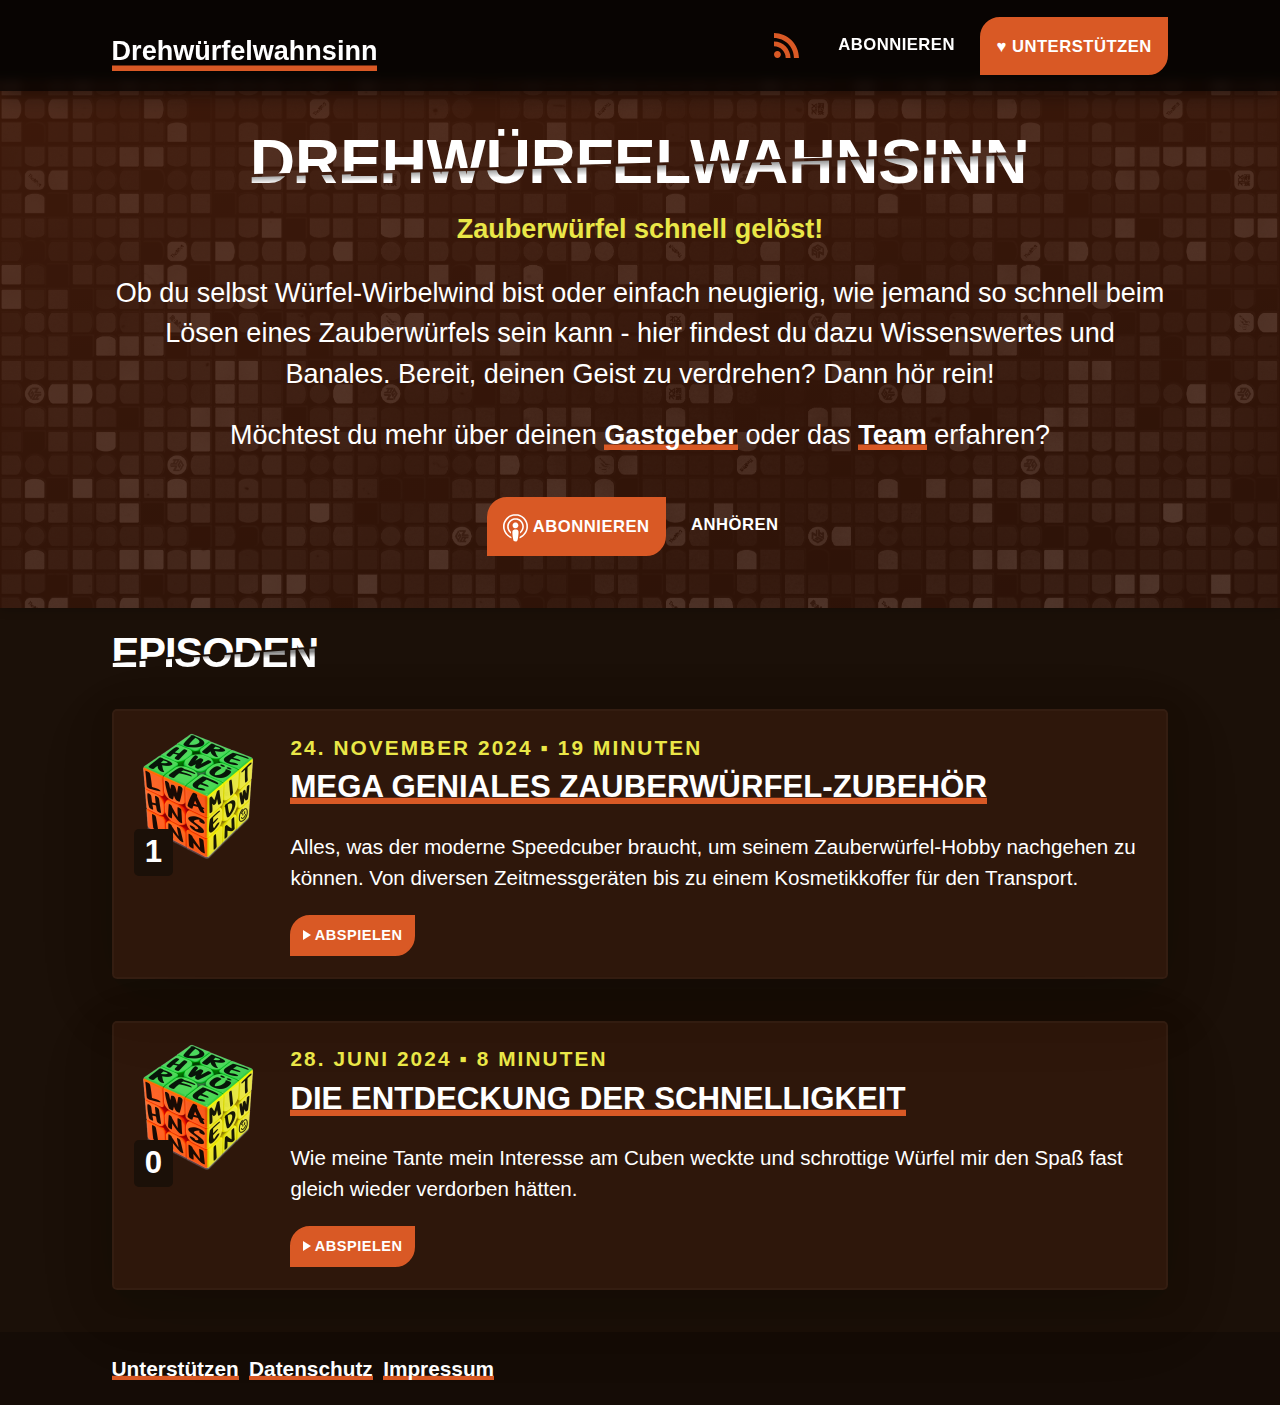
<file: index.html>
<!doctype html><html lang=de-DE itemscope itemtype=http://schema.org/PodcastSeries itemid=https://drehwuerfelwahnsinn.show/#podcast class=no-js><head><meta name=generator content="Hugo 0.139.0"><title>Drehwürfelwahnsinn</title><meta name=viewport content="width=device-width,initial-scale=1"><link rel=canonical href=https://drehwuerfelwahnsinn.show/><link rel=stylesheet href=/styles.min.8f40d6cfc9987ede708e54854530515442a009616e32647c70a448dff98d3c34a480f94a1c70083e6403e39c8d8bb2ae38ef65329a5ecdb2976afdc7afdaa71d.css integrity="sha512-j0DWz8mYft5wjlSFRTBRVEKgCWFuMmR8cKRI3/mNPDSkgPlKHHAIPmQD45yNi7KuOO9lMppezbKXav3Hr9qnHQ=="><link rel=icon type=image/png sizes=192x192 href=/~head/icon-192.png itemprop=image><link rel=icon type=image/png sizes=32x32 href=/~head/icon-32.png><link rel=icon type=image/png sizes=16x16 href=/~head/icon-16.png><link rel=apple-touch-icon sizes=57x57 href=/~head/apple-touch-icon-57.png><link rel=apple-touch-icon sizes=60x60 href=/~head/apple-touch-icon-60.png><link rel=apple-touch-icon sizes=72x72 href=/~head/apple-touch-icon-72.png><link rel=apple-touch-icon sizes=76x76 href=/~head/apple-touch-icon-76.png><link rel=apple-touch-icon sizes=114x114 href=/~head/apple-touch-icon-114.png><link rel=apple-touch-icon sizes=120x120 href=/~head/apple-touch-icon-120.png><link rel=apple-touch-icon sizes=144x144 href=/~head/apple-touch-icon-144.png><link rel=apple-touch-icon sizes=152x152 href=/~head/apple-touch-icon-152.png><link rel=apple-touch-icon sizes=180x180 href=/~head/apple-touch-icon-180.png><meta name=msapplication-square70x70logo content="/~head/msapplication-70.png"><meta name=msapplication-square150x150logo content="/~head/msapplication-150.png"><meta name=msapplication-square310x310logo content="/~head/msapplication-310.png"><meta name=msapplication-TileImage content="/~head/msapplication-144.png"><meta name=msapplication-TileColor content="#ffffff"><script src=/scripts.min.9a7395e512b2558fe624fef1316a34e67ce91cf936f7faee40918ef10412c352ea6fbf3603b2afd98f5bb2fc323017cc57c236af6499d2903d3ee7e542ba4316.js integrity="sha512-mnOV5RKyVY/mJP7xMWo05nzpHPk29/ruQJGO8QQSw1Lqb782A7Kv2Y9bsvwyMBfMV8I2r2SZ0pA9PuflQrpDFg=="></script><link rel=prefetch href=https://drehwuerfelwahnsinn.show/~podplayer/config.json><link rel=prefetch href=https://drehwuerfelwahnsinn.show/~podplayer/template.html><link rel=prefetch href=https://drehwuerfelwahnsinn.show/~podplayer/styles.css></head><body class=site><header><section class=header><nav class="container row align-items-center" role=navigation aria-label=Hauptnavigation><div class="col header__logo"><a href=https://drehwuerfelwahnsinn.show/ rel=home itemprop=url><span class=sr-only>Drehwürfelwahnsinn Startseite</span>
<span class="shortname d-none d-md-block" aria-hidden=true>Drehwürfelwahnsinn</span>
<img class="logo d-md-none" src=/~header/logo-48.png alt=Drehwürfelwahnsinn itemprop=logo></a></div><div class="col-auto header__actions btn-toolbar justify-content-end" role=toolbar><a class="btn btn-de-emphasize w-auto d-inline-block me-2" href=https://drehwuerfelwahnsinn.show/episodes/index.xml itemprop=webFeed><span class=sr-only>Drehwürfelwahnsinn Feed</span>
<svg class="icon" viewBox="0 0 24 24"><path d="M19.199 24C19.199 13.467 10.533 4.8.0 4.8V0c13.165.0 24 10.835 24 24h-4.801zM3.291 17.415c1.814.0 3.293 1.479 3.293 3.295.0 1.813-1.485 3.29-3.301 3.29C1.47 24 0 22.526.0 20.71s1.475-3.294 3.291-3.295zM15.909 24h-4.665c0-6.169-5.075-11.245-11.244-11.245V8.09c8.727.0 15.909 7.184 15.909 15.91z"/></svg>
</a><a aria-label="Drehwürfelwahnsinn Podcast abonnieren" title="Drehwürfelwahnsinn Podcast abonnieren" class="btn btn-de-emphasize w-auto d-inline-block me-2" href=/abonnieren/><span class=d-md-none><svg class="icon" xmlns:dc="http://purl.org/dc/elements/1.1/" xmlns:cc="http://creativecommons.org/ns#" xmlns:rdf="http://www.w3.org/1999/02/22-rdf-syntax-ns#" xmlns:svg="http://www.w3.org/2000/svg" id="svg6" viewBox="0 0 16.821609 18.550343" role="img"><defs id="defs10"/><path id="path4" d="m8.4107149.001c2.3360001.0 4.4480001.902 6.0560001 2.587 1.224 1.272 1.912 2.619 2.264 4.392.12.59.12 2.2.007 2.864-.374161 2.1105-1.531311 4.001941-3.24 5.296-.608.46-2.096 1.261-2.336 1.261-.088.0-.096-.091-.056-.46.072-.592.144-.715.48-.856.536-.224 1.448-.874 2.008-1.435.976314-.97575 1.670201-2.197654 2.008-3.536.208-.824.184-2.656-.048-3.504-.728-2.696-2.928-4.792-5.6240001-5.352-.784-.16-2.208-.16-3 0-2.728.56-4.984 2.76-5.672 5.528-.184.752-.184 2.584.0 3.336.456 1.832 1.64 3.512 3.192 4.512.304.2.672.408.824.472.336.144.408.264.472.856.04.36.03.464-.056.464-.056.0-.464-.176-.896-.384l-.04-.03C2.2817149 14.796.69771486 12.738.12171486 10c-.144-.706-.168-2.392-.03-3.04.36-1.74 1.04800004-3.1 2.19200004-4.304 1.648-1.737 3.768-2.656 6.128-2.656zm.134 2.81c.409.004.803.04 1.106.106 2.7840001.62 4.7600001 3.408 4.3760001 6.174-.152 1.114-.536 2.03-1.216 2.88-.336.43-1.152 1.15-1.296 1.15-.023.0-.048-.272-.048-.603v-.605l.416-.496c1.568-1.878 1.456-4.502-.256-6.224-.664-.67-1.432-1.064-2.4240001-1.246-.64-.118-.776-.118-1.448-.008-1.02.167-1.81.562-2.512 1.256-1.72 1.704-1.832 4.342-.264 6.222l.413.496v.608c0 .336-.027.608-.06.608-.03.0-.264-.16-.512-.36l-.034-.011c-.832-.664-1.568-1.842-1.872-2.997-.184-.698-.184-2.024.008-2.72.504-1.878 1.888-3.335 3.808-4.019.41-.145 1.133-.22 1.814-.211zm-.13 2.99c.31.0.62.06.844.178.488.253.8880001.745 1.0400001 1.259.464 1.578-1.2080001 2.96-2.7200001 2.254h-.015c-.712-.331-1.096-.956-1.104-1.77.0-.733.408-1.371 1.112-1.745.224-.117.534-.176.844-.176zm-.011 4.728c.988-.004 1.7060001.349 1.9700001.97.198.464.124 1.932-.218 4.302-.2320001 1.656-.3600001 2.074-.6800001 2.356-.44.39-1.064.498-1.656.288h-.003c-.716-.257-.87-.605-1.164-2.644-.341-2.37-.416-3.838-.218-4.302.262-.616.974-.966 1.97-.97z"/></svg></span><span class="d-none d-md-inline-block">Abonnieren</span></a>
<a href=https://drehwuerfelwahnsinn.show//unterstuetzen class="btn btn-primary ms-2 ms-md-0 w-auto d-inline-block" rel=noopener data-pjax-state><span aria-hidden=true>♥︎ </span><span class="d-none d-md-inline-block">Unterstützen</span></a></div></nav></section></header><section class=banner id=banner><div class=banner__background></div><div class=container><h1 class="d-none d-md-block sliced" data-sliced=Drehwürfelwahnsinn><div itemprop=headline>Drehwürfelwahnsinn</div></h1><h1 class="d-md-none sliced" data-sliced=Drehwürfel><div itemprop=headline>Drehwürfel</div></h1><h1 class="d-md-none sliced" data-sliced=wahnsinn><div itemprop=headline>wahnsinn</div></h1><h4 itemprop=alternativeHeadline>Zauberwürfel schnell gelöst!</h4><div itemprop=teaser class=teaser>Ob du selbst Würfel-Wirbelwind bist oder einfach neugierig, wie jemand so schnell beim Lösen eines Zauberwürfels sein kann - hier findest du dazu Wissenswertes und Banales. Bereit, deinen Geist zu verdrehen? Dann hör rein!</div><div itemprop=text class=text><p>Möchtest du mehr über deinen <a href=https://drehwuerfelwahnsinn.show/gastgeber/ title="Über deinen Gastgeber">Gastgeber</a> oder das <a href=https://drehwuerfelwahnsinn.show/team/ title="Über das Team">Team</a> erfahren?</p></div><div id=show-player class="actions btn-toolbar justify-content-center" role=toolbar><a aria-label="Drehwürfelwahnsinn Podcast abonnieren" title="Drehwürfelwahnsinn Podcast abonnieren" class="btn btn-primary me-2" href=/abonnieren/><svg class="icon" xmlns:dc="http://purl.org/dc/elements/1.1/" xmlns:cc="http://creativecommons.org/ns#" xmlns:rdf="http://www.w3.org/1999/02/22-rdf-syntax-ns#" xmlns:svg="http://www.w3.org/2000/svg" id="svg6" viewBox="0 0 16.821609 18.550343" role="img"><defs id="defs10"/><path id="path4" d="m8.4107149.001c2.3360001.0 4.4480001.902 6.0560001 2.587 1.224 1.272 1.912 2.619 2.264 4.392.12.59.12 2.2.007 2.864-.374161 2.1105-1.531311 4.001941-3.24 5.296-.608.46-2.096 1.261-2.336 1.261-.088.0-.096-.091-.056-.46.072-.592.144-.715.48-.856.536-.224 1.448-.874 2.008-1.435.976314-.97575 1.670201-2.197654 2.008-3.536.208-.824.184-2.656-.048-3.504-.728-2.696-2.928-4.792-5.6240001-5.352-.784-.16-2.208-.16-3 0-2.728.56-4.984 2.76-5.672 5.528-.184.752-.184 2.584.0 3.336.456 1.832 1.64 3.512 3.192 4.512.304.2.672.408.824.472.336.144.408.264.472.856.04.36.03.464-.056.464-.056.0-.464-.176-.896-.384l-.04-.03C2.2817149 14.796.69771486 12.738.12171486 10c-.144-.706-.168-2.392-.03-3.04.36-1.74 1.04800004-3.1 2.19200004-4.304 1.648-1.737 3.768-2.656 6.128-2.656zm.134 2.81c.409.004.803.04 1.106.106 2.7840001.62 4.7600001 3.408 4.3760001 6.174-.152 1.114-.536 2.03-1.216 2.88-.336.43-1.152 1.15-1.296 1.15-.023.0-.048-.272-.048-.603v-.605l.416-.496c1.568-1.878 1.456-4.502-.256-6.224-.664-.67-1.432-1.064-2.4240001-1.246-.64-.118-.776-.118-1.448-.008-1.02.167-1.81.562-2.512 1.256-1.72 1.704-1.832 4.342-.264 6.222l.413.496v.608c0 .336-.027.608-.06.608-.03.0-.264-.16-.512-.36l-.034-.011c-.832-.664-1.568-1.842-1.872-2.997-.184-.698-.184-2.024.008-2.72.504-1.878 1.888-3.335 3.808-4.019.41-.145 1.133-.22 1.814-.211zm-.13 2.99c.31.0.62.06.844.178.488.253.8880001.745 1.0400001 1.259.464 1.578-1.2080001 2.96-2.7200001 2.254h-.015c-.712-.331-1.096-.956-1.104-1.77.0-.733.408-1.371 1.112-1.745.224-.117.534-.176.844-.176zm-.011 4.728c.988-.004 1.7060001.349 1.9700001.97.198.464.124 1.932-.218 4.302-.2320001 1.656-.3600001 2.074-.6800001 2.356-.44.39-1.064.498-1.656.288h-.003c-.716-.257-.87-.605-1.164-2.644-.341-2.37-.416-3.838-.218-4.302.262-.616.974-.966 1.97-.97z"/></svg> Abonnieren</a><div class=player data-episode=https://drehwuerfelwahnsinn.show/episodes/mega-geniales-zauberwuerfel-zubehoer/index.json data-config=https://drehwuerfelwahnsinn.show/~podplayer/config.json><audio id=player_audio_dca9f85dc5d6dc5e4083d432592b1c3b83490f0065d4f3c68ec96161467db99c class=player_audio controls preload=none><source src=https://drehwuerfelwahnsinn.show/1-mega-geniales-zauberwuerfel-zubehoehr.mp3 type=audio/mpeg></audio><a aria-label="Neueste Episode anhören" title="Neueste Episode anhören" class="player-button btn btn-de-emphasize" href=#show-player><span class=sr-only>Neuste Episode</span>
Anhören</a></div></div></div></section><section class="main container"><div id=podplayer><div class=podplayer__slot data-template=https://drehwuerfelwahnsinn.show/~podplayer/template.html></div><div id=podplayer__spinner class="d-flex justify-content-center"><div class=spinner-border role=status><span class=visually-hidden>Loading ...</span></div></div></div><h2 class="main-headline sliced" data-sliced=Episoden><div>Episoden</div></h2><ul class=list-unstyled><li><article class=episode itemscope itemtype=http://schema.org/PodcastEpisode itemid=/episodes/mega-geniales-zauberwuerfel-zubehoer/#episode itemprop=hasPart><header><a href=/episodes/mega-geniales-zauberwuerfel-zubehoer/ class=episode__number-wrapper><div><img class=episode__image src=/episodes/item-logo.png alt="Episode Logo" class=episode__logo itemprop=image></div><div class=episode__number><span class=sr-only>Folge</span>
<span itemprop=episodeNumber>1</span></div></a><p class=episode__meta><time class=published datetime=2023-12-24T17:00:00+01:00 pubdate=pubdate>24. November 2024</time> ▪ 19 Minuten</p><h3 class="episode__headline hyphenate" itemprop=name><a href=/episodes/mega-geniales-zauberwuerfel-zubehoer/ rel=bookmark itemprop=url>Mega geniales Zauberwürfel-Zubehör</a></h3></header><section class="episode__content hyphenate"><p><p>Alles, was der moderne Speedcuber braucht, um seinem Zauberwürfel-Hobby nachgehen zu können. Von diversen Zeitmessgeräten bis zu einem Kosmetikkoffer für den Transport.</p></p></section><footer><ul class="list-unstyled list-inline"><li><div class=player data-episode=https://drehwuerfelwahnsinn.show/episodes/mega-geniales-zauberwuerfel-zubehoer/index.json data-config=https://drehwuerfelwahnsinn.show/~podplayer/config.json><audio id=player_audio_dca9f85dc5d6dc5e4083d432592b1c3b83490f0065d4f3c68ec96161467db99c class=player_audio controls preload=none><source src=https://drehwuerfelwahnsinn.show/1-mega-geniales-zauberwuerfel-zubehoehr.mp3 type=audio/mpeg></audio><a class="player-button btn btn-primary btn-sm" href=#show-player><span class=sr-only>Folge 1. Veröffentlicht
am 24. November 2024. Spielzeit 19 Minuten.</span>
<i class=play-icon></i> Abspielen</a></div></li></ul></footer></article></li><li><article class=episode itemscope itemtype=http://schema.org/PodcastEpisode itemid=/episodes/die-entdeckung-der-schnelligkeit/#episode itemprop=hasPart><header><a href=/episodes/die-entdeckung-der-schnelligkeit/ class=episode__number-wrapper><div><img class=episode__image src=/episodes/item-logo.png alt="Episode Logo" class=episode__logo itemprop=image></div><div class=episode__number><span class=sr-only>Folge</span>
<span itemprop=episodeNumber>0</span></div></a><p class=episode__meta><time class=published datetime=2023-12-24T17:00:00+01:00 pubdate=pubdate>28. Juni 2024</time> ▪ 8 Minuten</p><h3 class="episode__headline hyphenate" itemprop=name><a href=/episodes/die-entdeckung-der-schnelligkeit/ rel=bookmark itemprop=url>Die Entdeckung der Schnelligkeit</a></h3></header><section class="episode__content hyphenate"><p><p>Wie meine Tante mein Interesse am Cuben weckte und schrottige Würfel mir den Spaß fast gleich wieder verdorben hätten.</p></p></section><footer><ul class="list-unstyled list-inline"><li><div class=player data-episode=https://drehwuerfelwahnsinn.show/episodes/die-entdeckung-der-schnelligkeit/index.json data-config=https://drehwuerfelwahnsinn.show/~podplayer/config.json><audio id=player_audio_a61396ffe32838e8c40124aa8f265f4e5eb23c26323890e4e19841ef2128ff0e class=player_audio controls preload=none><source src=https://drehwuerfelwahnsinn.show/0-die-entdeckung-der-schnelligkeit.mp3 type=audio/mpeg></audio><a class="player-button btn btn-primary btn-sm" href=#show-player><span class=sr-only>Folge 0. Veröffentlicht
am 28. Juni 2024. Spielzeit 8 Minuten.</span>
<i class=play-icon></i> Abspielen</a></div></li></ul></footer></article></li></ul></section><footer><section class=footer><nav class="container row" role=navigation aria-label=Navigation><div class="col footer__nav"><ul class="list-unstyled list-inline"><li><a href=https://drehwuerfelwahnsinn.show/unterstuetzen/>Unterstützen</a></li><li><a rel=privacy-policy href=https://drehwuerfelwahnsinn.show/datenschutz/>Datenschutz</a></li><li><a href=https://drehwuerfelwahnsinn.show/impressum/>Impressum</a></li></ul></div></nav></section></footer></body></html>
</file>
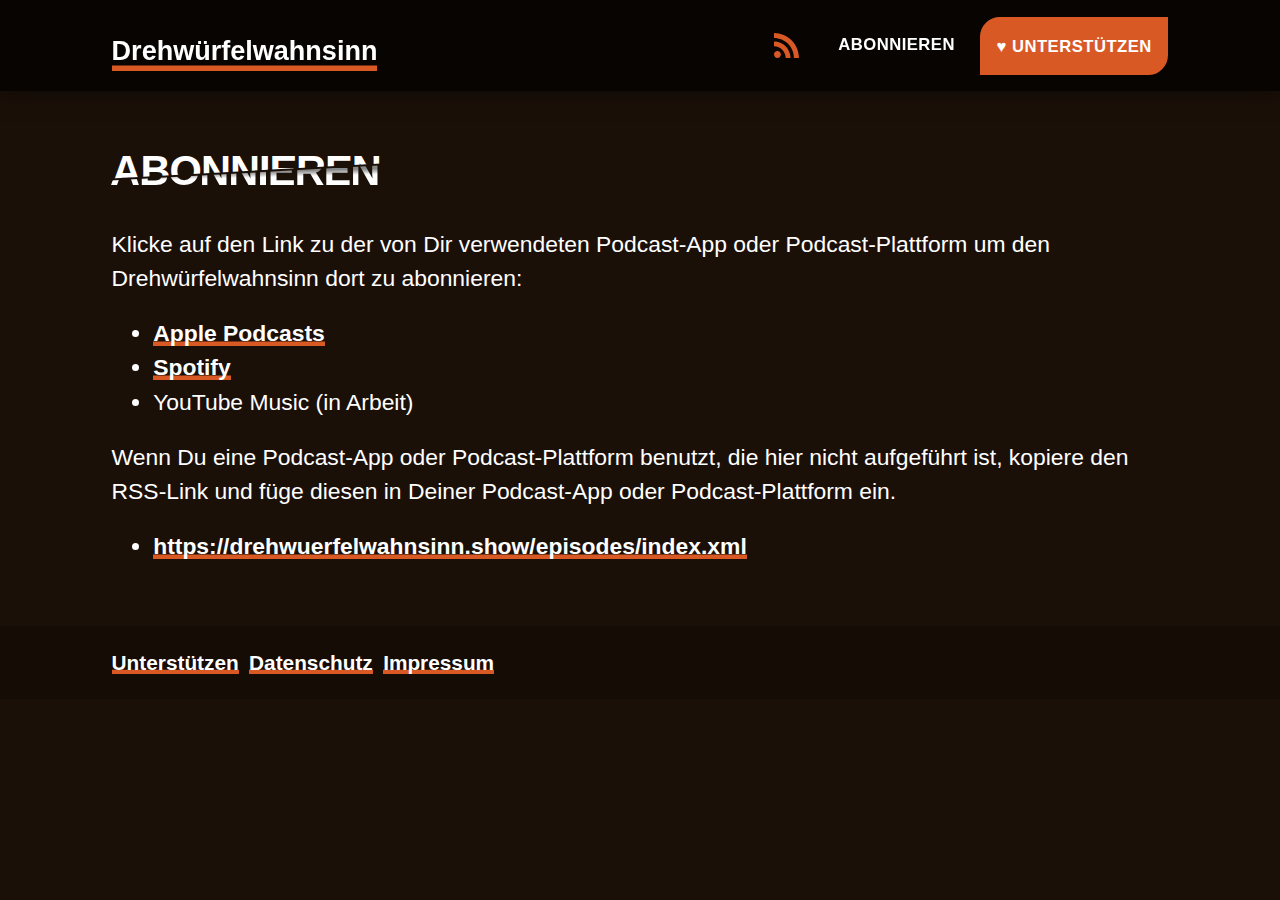
<file: abonnieren/index.html>
<!doctype html><html lang=de-DE itemscope itemtype=http://schema.org/PodcastSeries itemid=https://drehwuerfelwahnsinn.show/#podcast class=no-js><head><title>Drehwürfelwahnsinn</title><meta name=viewport content="width=device-width,initial-scale=1"><link rel=canonical href=https://drehwuerfelwahnsinn.show/abonnieren/><link rel=stylesheet href=/styles.min.8f40d6cfc9987ede708e54854530515442a009616e32647c70a448dff98d3c34a480f94a1c70083e6403e39c8d8bb2ae38ef65329a5ecdb2976afdc7afdaa71d.css integrity="sha512-j0DWz8mYft5wjlSFRTBRVEKgCWFuMmR8cKRI3/mNPDSkgPlKHHAIPmQD45yNi7KuOO9lMppezbKXav3Hr9qnHQ=="><link rel=icon type=image/png sizes=192x192 href=/~head/icon-192.png itemprop=image><link rel=icon type=image/png sizes=32x32 href=/~head/icon-32.png><link rel=icon type=image/png sizes=16x16 href=/~head/icon-16.png><link rel=apple-touch-icon sizes=57x57 href=/~head/apple-touch-icon-57.png><link rel=apple-touch-icon sizes=60x60 href=/~head/apple-touch-icon-60.png><link rel=apple-touch-icon sizes=72x72 href=/~head/apple-touch-icon-72.png><link rel=apple-touch-icon sizes=76x76 href=/~head/apple-touch-icon-76.png><link rel=apple-touch-icon sizes=114x114 href=/~head/apple-touch-icon-114.png><link rel=apple-touch-icon sizes=120x120 href=/~head/apple-touch-icon-120.png><link rel=apple-touch-icon sizes=144x144 href=/~head/apple-touch-icon-144.png><link rel=apple-touch-icon sizes=152x152 href=/~head/apple-touch-icon-152.png><link rel=apple-touch-icon sizes=180x180 href=/~head/apple-touch-icon-180.png><meta name=msapplication-square70x70logo content="/~head/msapplication-70.png"><meta name=msapplication-square150x150logo content="/~head/msapplication-150.png"><meta name=msapplication-square310x310logo content="/~head/msapplication-310.png"><meta name=msapplication-TileImage content="/~head/msapplication-144.png"><meta name=msapplication-TileColor content="#ffffff"><script src=/scripts.min.9a7395e512b2558fe624fef1316a34e67ce91cf936f7faee40918ef10412c352ea6fbf3603b2afd98f5bb2fc323017cc57c236af6499d2903d3ee7e542ba4316.js integrity="sha512-mnOV5RKyVY/mJP7xMWo05nzpHPk29/ruQJGO8QQSw1Lqb782A7Kv2Y9bsvwyMBfMV8I2r2SZ0pA9PuflQrpDFg=="></script><link rel=prefetch href=https://drehwuerfelwahnsinn.show/~podplayer/config.json><link rel=prefetch href=https://drehwuerfelwahnsinn.show/~podplayer/template.html><link rel=prefetch href=https://drehwuerfelwahnsinn.show/~podplayer/styles.css></head><body class=site><header><section class=header><nav class="container row align-items-center" role=navigation aria-label=Hauptnavigation><div class="col header__logo"><a href=https://drehwuerfelwahnsinn.show/ rel=home itemprop=url><span class=sr-only>Drehwürfelwahnsinn Startseite</span>
<span class="shortname d-none d-md-block" aria-hidden=true>Drehwürfelwahnsinn</span>
<img class="logo d-md-none" src=/~header/logo-48.png alt=Drehwürfelwahnsinn itemprop=logo></a></div><div class="col-auto header__actions btn-toolbar justify-content-end" role=toolbar><a class="btn btn-de-emphasize w-auto d-inline-block me-2" href=https://drehwuerfelwahnsinn.show/episodes/index.xml itemprop=webFeed><span class=sr-only>Drehwürfelwahnsinn Feed</span>
<svg class="icon" viewBox="0 0 24 24"><path d="M19.199 24C19.199 13.467 10.533 4.8.0 4.8V0c13.165.0 24 10.835 24 24h-4.801zM3.291 17.415c1.814.0 3.293 1.479 3.293 3.295.0 1.813-1.485 3.29-3.301 3.29C1.47 24 0 22.526.0 20.71s1.475-3.294 3.291-3.295zM15.909 24h-4.665c0-6.169-5.075-11.245-11.244-11.245V8.09c8.727.0 15.909 7.184 15.909 15.91z"/></svg>
</a><a aria-label="Drehwürfelwahnsinn Podcast abonnieren" title="Drehwürfelwahnsinn Podcast abonnieren" class="btn btn-de-emphasize w-auto d-inline-block me-2" href=/abonnieren/><span class=d-md-none><svg class="icon" xmlns:dc="http://purl.org/dc/elements/1.1/" xmlns:cc="http://creativecommons.org/ns#" xmlns:rdf="http://www.w3.org/1999/02/22-rdf-syntax-ns#" xmlns:svg="http://www.w3.org/2000/svg" id="svg6" viewBox="0 0 16.821609 18.550343" role="img"><defs id="defs10"/><path id="path4" d="m8.4107149.001c2.3360001.0 4.4480001.902 6.0560001 2.587 1.224 1.272 1.912 2.619 2.264 4.392.12.59.12 2.2.007 2.864-.374161 2.1105-1.531311 4.001941-3.24 5.296-.608.46-2.096 1.261-2.336 1.261-.088.0-.096-.091-.056-.46.072-.592.144-.715.48-.856.536-.224 1.448-.874 2.008-1.435.976314-.97575 1.670201-2.197654 2.008-3.536.208-.824.184-2.656-.048-3.504-.728-2.696-2.928-4.792-5.6240001-5.352-.784-.16-2.208-.16-3 0-2.728.56-4.984 2.76-5.672 5.528-.184.752-.184 2.584.0 3.336.456 1.832 1.64 3.512 3.192 4.512.304.2.672.408.824.472.336.144.408.264.472.856.04.36.03.464-.056.464-.056.0-.464-.176-.896-.384l-.04-.03C2.2817149 14.796.69771486 12.738.12171486 10c-.144-.706-.168-2.392-.03-3.04.36-1.74 1.04800004-3.1 2.19200004-4.304 1.648-1.737 3.768-2.656 6.128-2.656zm.134 2.81c.409.004.803.04 1.106.106 2.7840001.62 4.7600001 3.408 4.3760001 6.174-.152 1.114-.536 2.03-1.216 2.88-.336.43-1.152 1.15-1.296 1.15-.023.0-.048-.272-.048-.603v-.605l.416-.496c1.568-1.878 1.456-4.502-.256-6.224-.664-.67-1.432-1.064-2.4240001-1.246-.64-.118-.776-.118-1.448-.008-1.02.167-1.81.562-2.512 1.256-1.72 1.704-1.832 4.342-.264 6.222l.413.496v.608c0 .336-.027.608-.06.608-.03.0-.264-.16-.512-.36l-.034-.011c-.832-.664-1.568-1.842-1.872-2.997-.184-.698-.184-2.024.008-2.72.504-1.878 1.888-3.335 3.808-4.019.41-.145 1.133-.22 1.814-.211zm-.13 2.99c.31.0.62.06.844.178.488.253.8880001.745 1.0400001 1.259.464 1.578-1.2080001 2.96-2.7200001 2.254h-.015c-.712-.331-1.096-.956-1.104-1.77.0-.733.408-1.371 1.112-1.745.224-.117.534-.176.844-.176zm-.011 4.728c.988-.004 1.7060001.349 1.9700001.97.198.464.124 1.932-.218 4.302-.2320001 1.656-.3600001 2.074-.6800001 2.356-.44.39-1.064.498-1.656.288h-.003c-.716-.257-.87-.605-1.164-2.644-.341-2.37-.416-3.838-.218-4.302.262-.616.974-.966 1.97-.97z"/></svg></span><span class="d-none d-md-inline-block">Abonnieren</span></a>
<a href=https://drehwuerfelwahnsinn.show//unterstuetzen class="btn btn-primary ms-2 ms-md-0 w-auto d-inline-block" rel=noopener data-pjax-state><span aria-hidden=true>♥︎ </span><span class="d-none d-md-inline-block">Unterstützen</span></a></div></nav></section></header><section class="main top container"><h2 class="main-headline sliced" data-sliced=Abonnieren><div>Abonnieren</div></h2><p>Klicke auf den Link zu der von Dir verwendeten Podcast-App oder Podcast-Plattform um den Drehwürfelwahnsinn dort zu abonnieren:</p><ul><li><a href=https://podcasts.apple.com/us/podcast/drehw%C3%BCrfelwahnsinn/id1754612059>Apple Podcasts</a></li><li><a href=https://open.spotify.com/show/7EI3P3IcI185X2IYLn9kfX>Spotify</a></li><li>YouTube Music (in Arbeit)</li></ul><p>Wenn Du eine Podcast-App oder Podcast-Plattform benutzt, die hier nicht aufgeführt ist, kopiere den RSS-Link und füge diesen in Deiner Podcast-App oder Podcast-Plattform ein.</p><ul><li><a href=https://drehwuerfelwahnsinn.show/episodes/index.xml>https://drehwuerfelwahnsinn.show/episodes/index.xml</a></li></ul></section><footer><section class=footer><nav class="container row" role=navigation aria-label=Navigation><div class="col footer__nav"><ul class="list-unstyled list-inline"><li><a href=https://drehwuerfelwahnsinn.show/unterstuetzen/>Unterstützen</a></li><li><a rel=privacy-policy href=https://drehwuerfelwahnsinn.show/datenschutz/>Datenschutz</a></li><li><a href=https://drehwuerfelwahnsinn.show/impressum/>Impressum</a></li></ul></div></nav></section></footer></body></html>
</file>
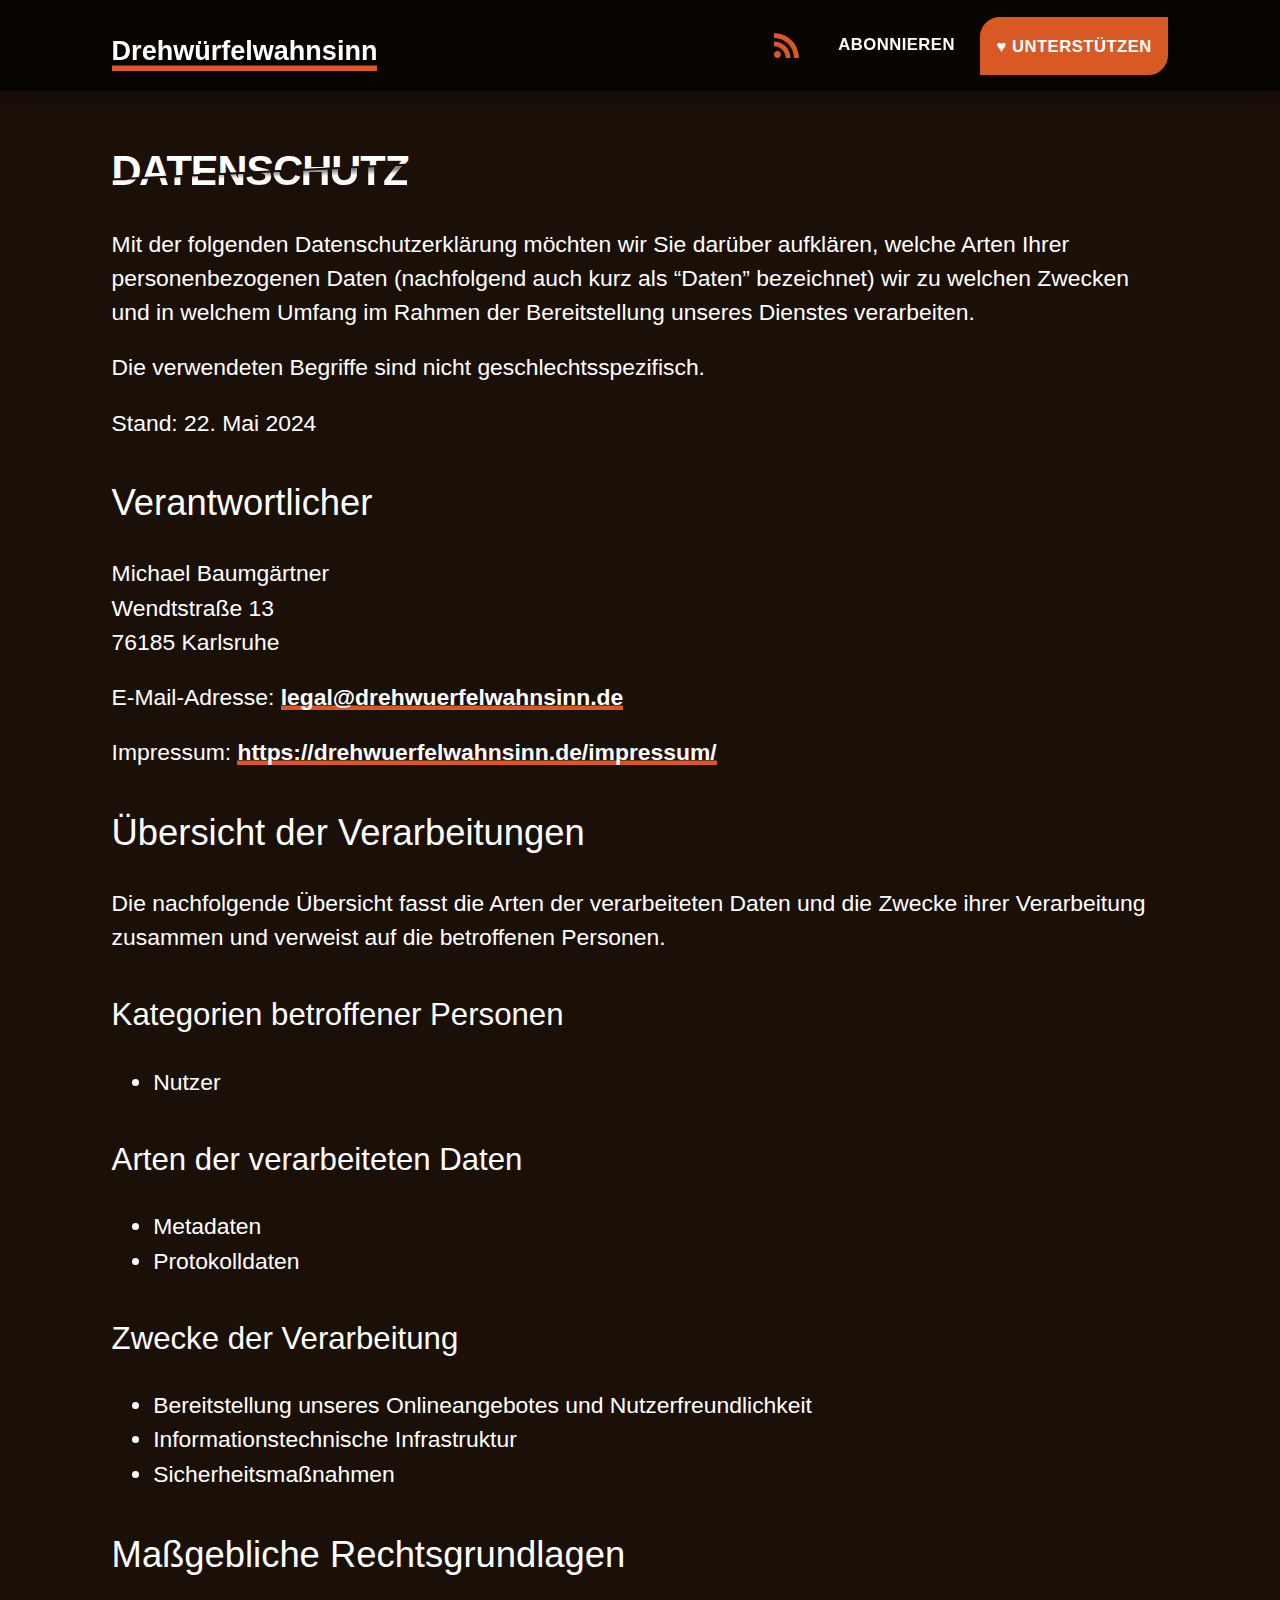
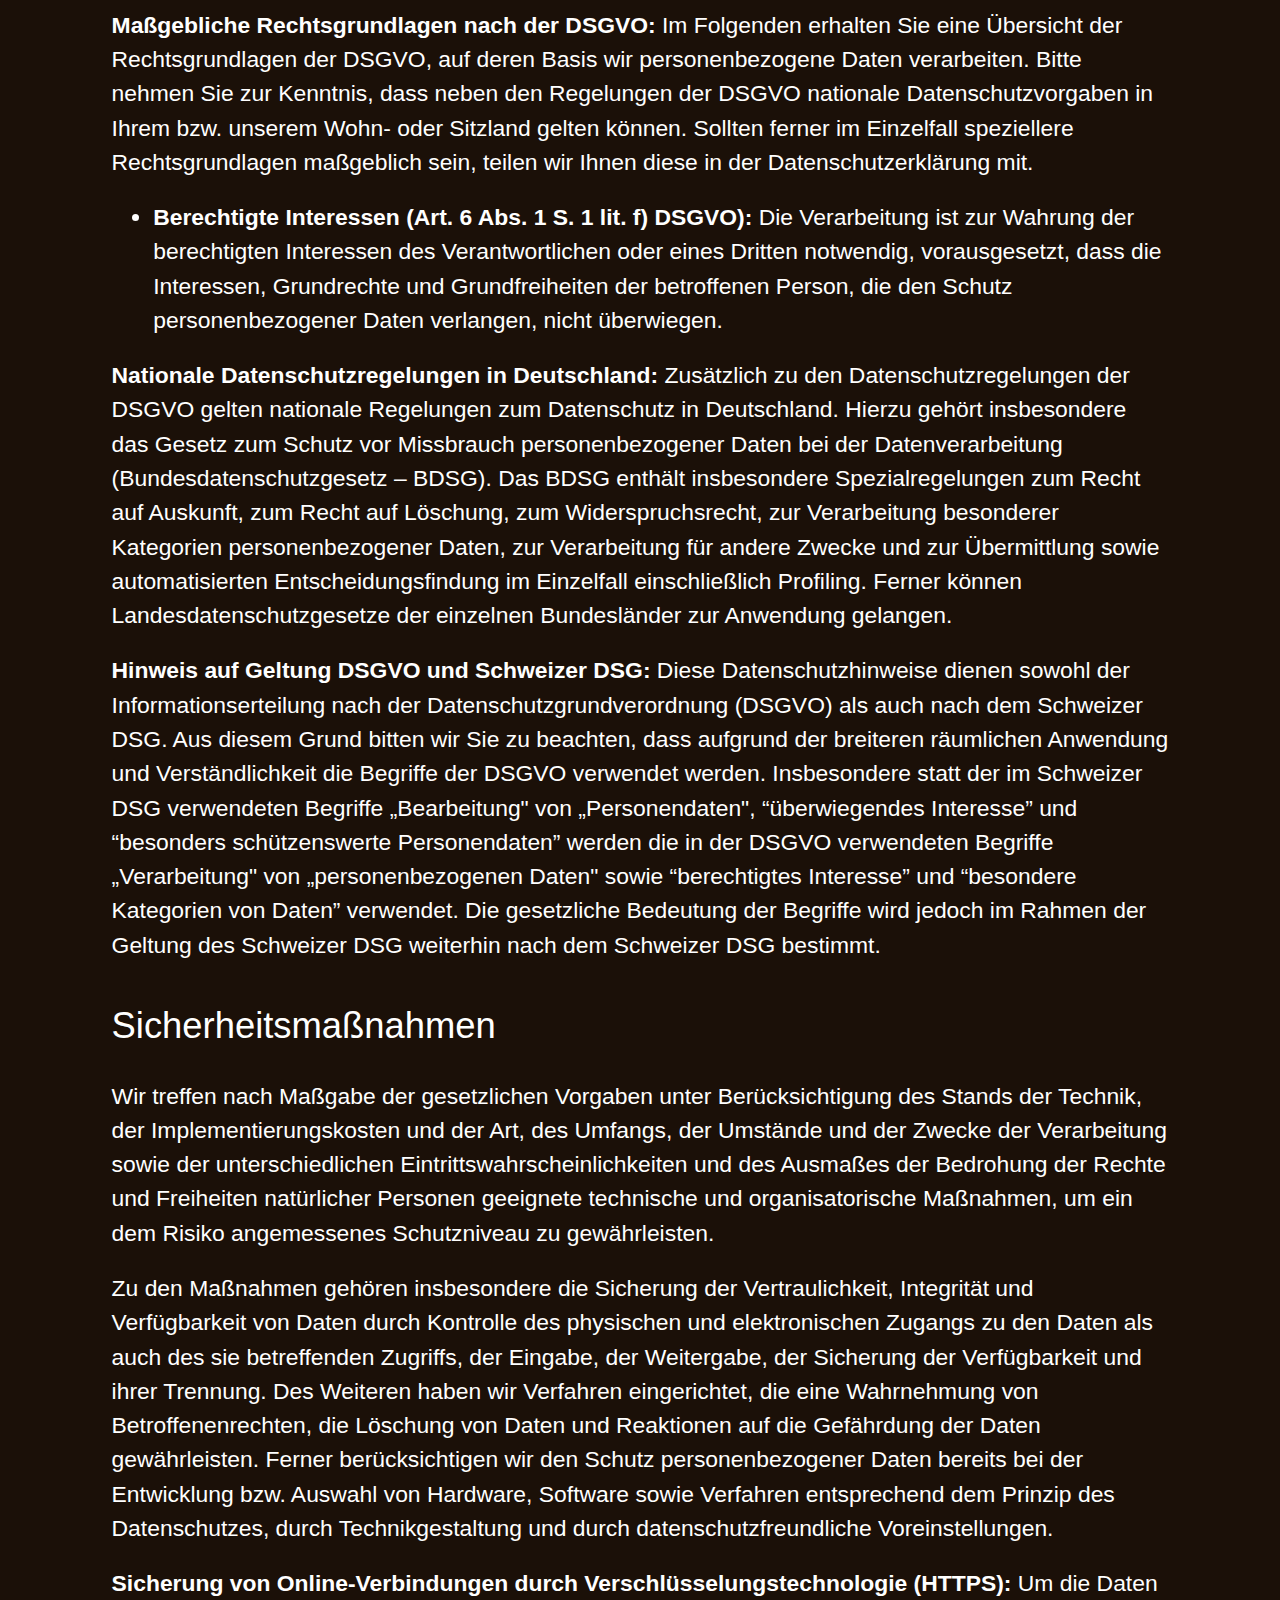
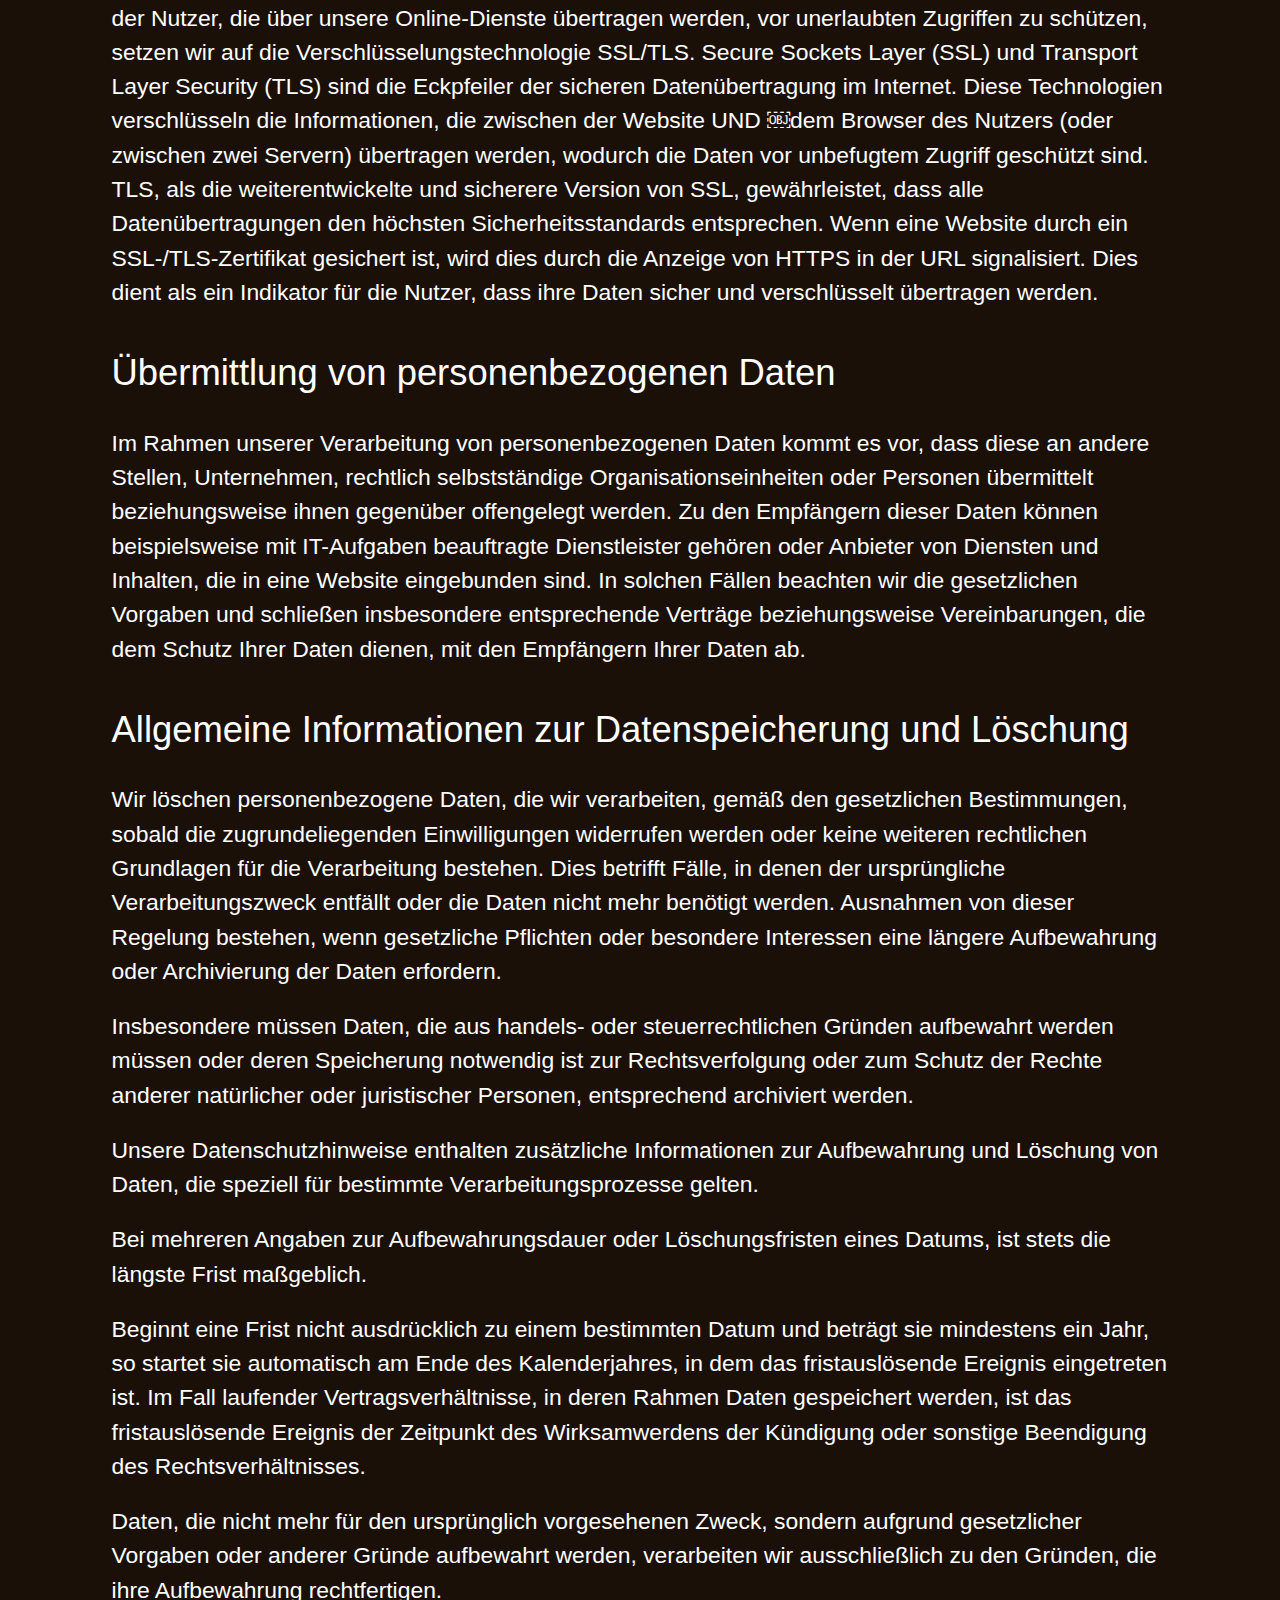
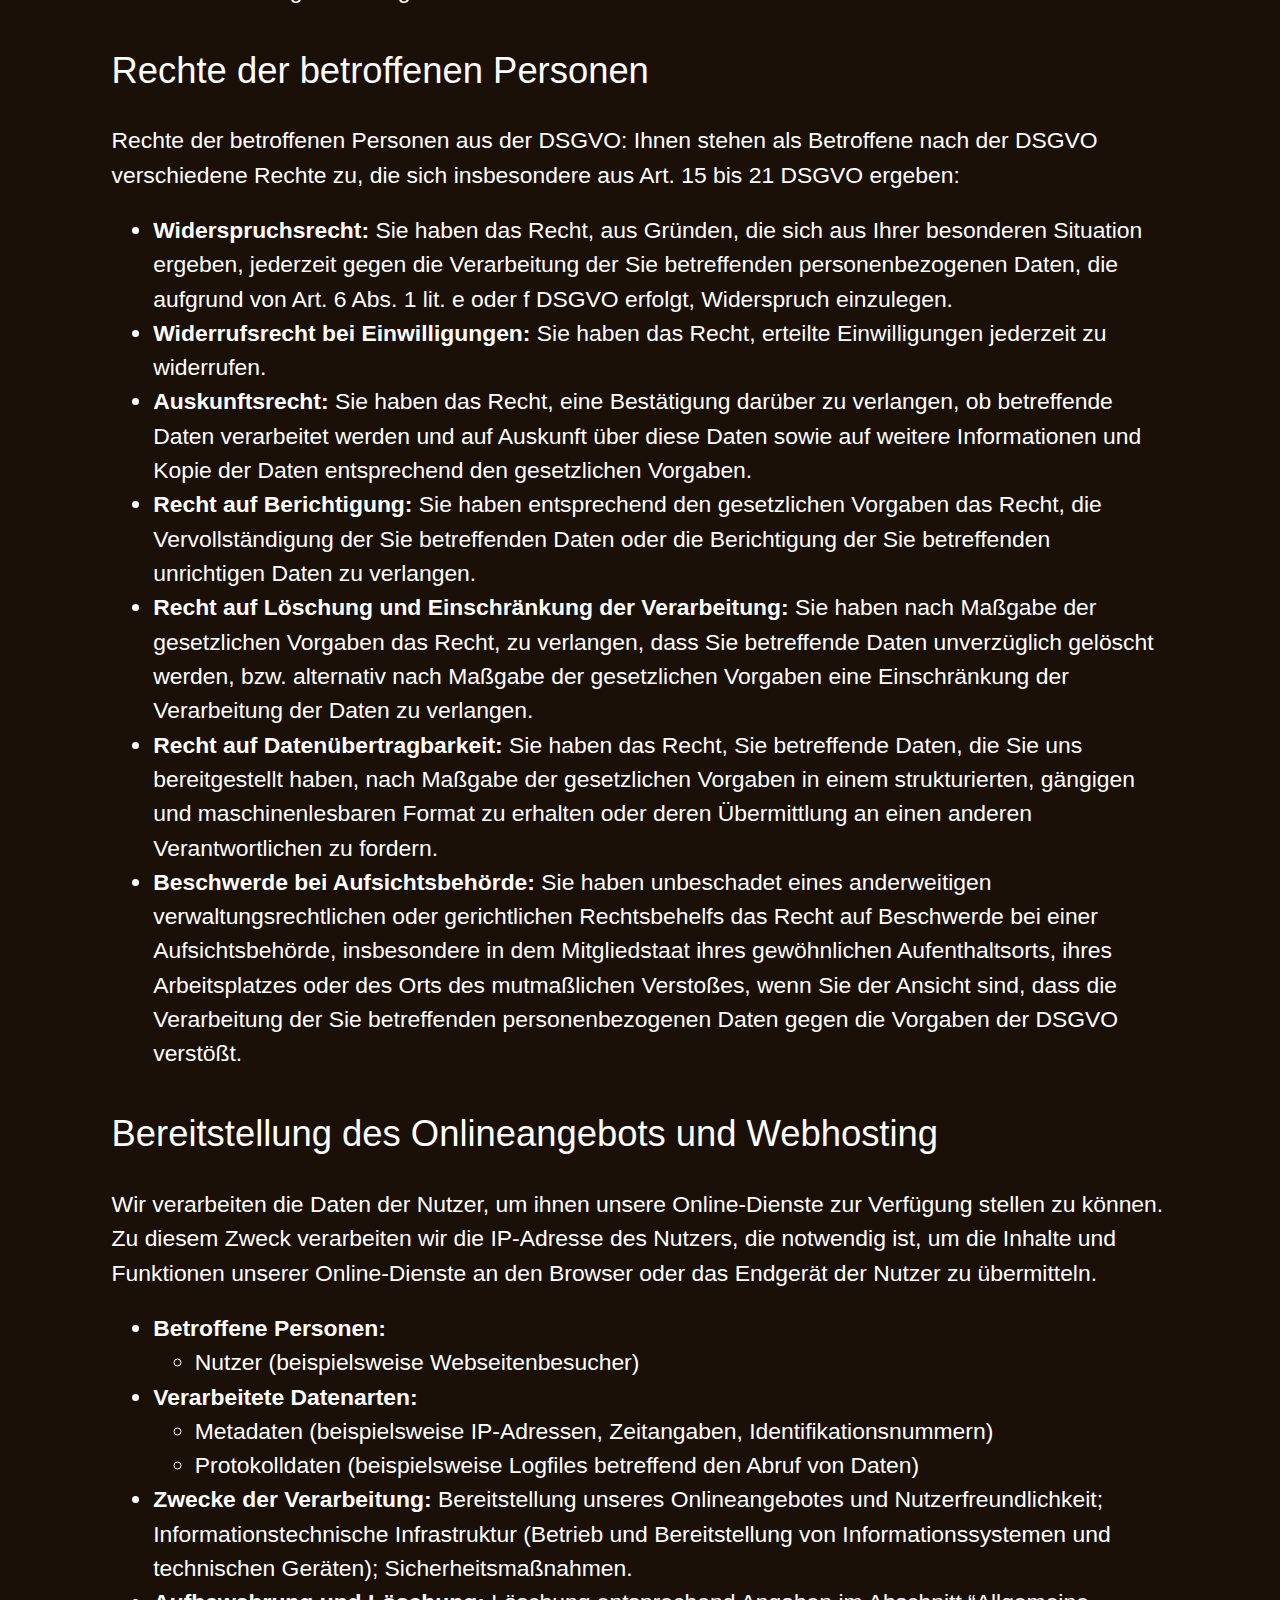
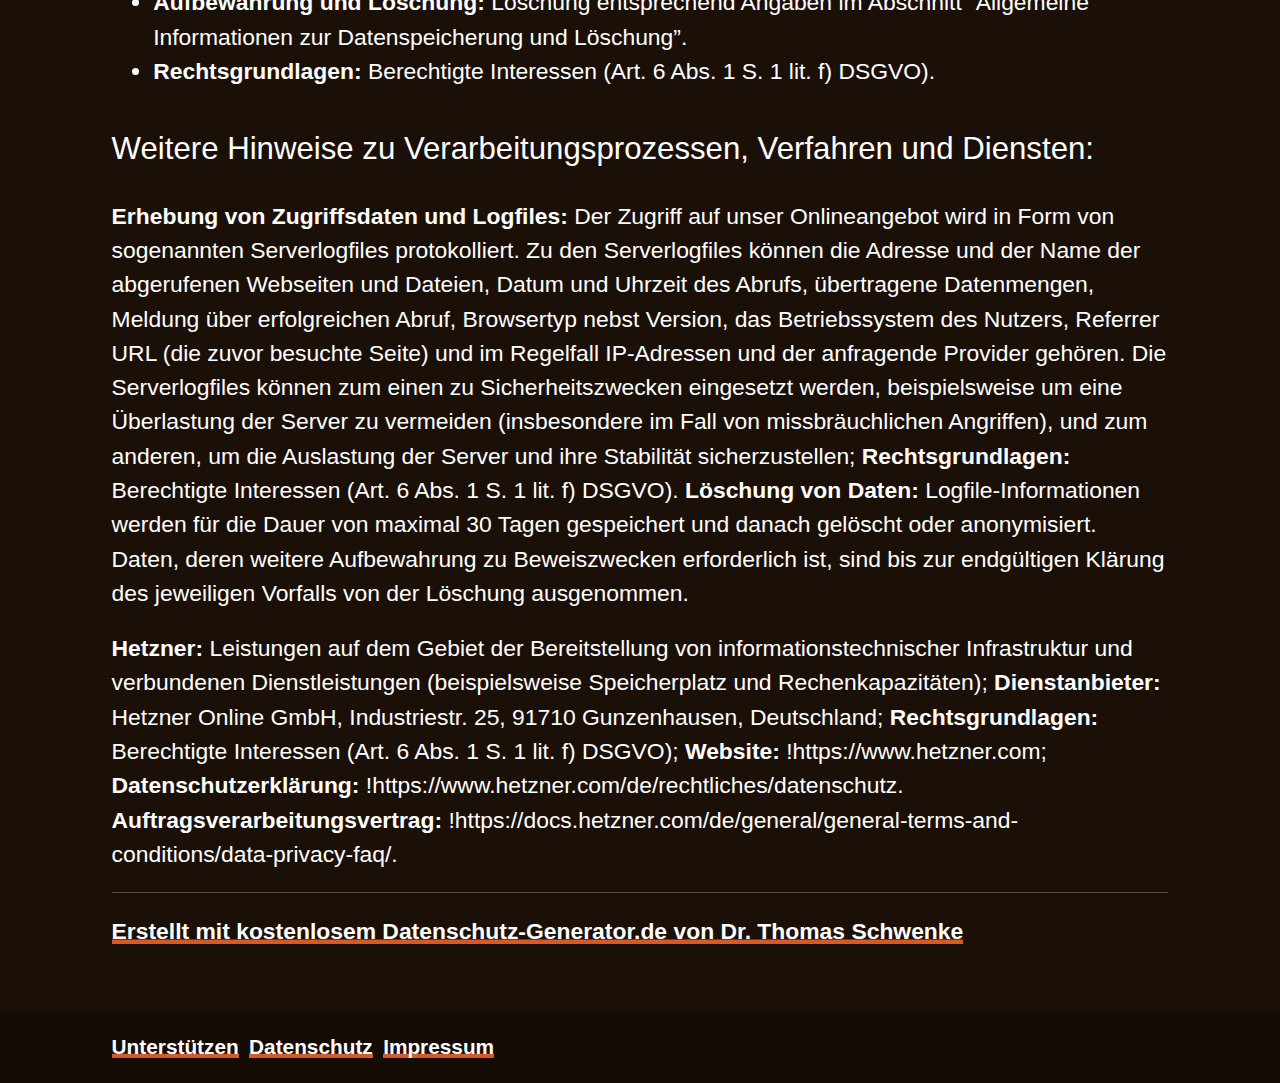
<file: datenschutz/index.html>
<!doctype html><html lang=de-DE itemscope itemtype=http://schema.org/PodcastSeries itemid=https://drehwuerfelwahnsinn.show/#podcast class=no-js><head><title>Drehwürfelwahnsinn</title><meta name=viewport content="width=device-width,initial-scale=1"><link rel=canonical href=https://drehwuerfelwahnsinn.show/datenschutz/><link rel=stylesheet href=/styles.min.8f40d6cfc9987ede708e54854530515442a009616e32647c70a448dff98d3c34a480f94a1c70083e6403e39c8d8bb2ae38ef65329a5ecdb2976afdc7afdaa71d.css integrity="sha512-j0DWz8mYft5wjlSFRTBRVEKgCWFuMmR8cKRI3/mNPDSkgPlKHHAIPmQD45yNi7KuOO9lMppezbKXav3Hr9qnHQ=="><link rel=icon type=image/png sizes=192x192 href=/~head/icon-192.png itemprop=image><link rel=icon type=image/png sizes=32x32 href=/~head/icon-32.png><link rel=icon type=image/png sizes=16x16 href=/~head/icon-16.png><link rel=apple-touch-icon sizes=57x57 href=/~head/apple-touch-icon-57.png><link rel=apple-touch-icon sizes=60x60 href=/~head/apple-touch-icon-60.png><link rel=apple-touch-icon sizes=72x72 href=/~head/apple-touch-icon-72.png><link rel=apple-touch-icon sizes=76x76 href=/~head/apple-touch-icon-76.png><link rel=apple-touch-icon sizes=114x114 href=/~head/apple-touch-icon-114.png><link rel=apple-touch-icon sizes=120x120 href=/~head/apple-touch-icon-120.png><link rel=apple-touch-icon sizes=144x144 href=/~head/apple-touch-icon-144.png><link rel=apple-touch-icon sizes=152x152 href=/~head/apple-touch-icon-152.png><link rel=apple-touch-icon sizes=180x180 href=/~head/apple-touch-icon-180.png><meta name=msapplication-square70x70logo content="/~head/msapplication-70.png"><meta name=msapplication-square150x150logo content="/~head/msapplication-150.png"><meta name=msapplication-square310x310logo content="/~head/msapplication-310.png"><meta name=msapplication-TileImage content="/~head/msapplication-144.png"><meta name=msapplication-TileColor content="#ffffff"><script src=/scripts.min.9a7395e512b2558fe624fef1316a34e67ce91cf936f7faee40918ef10412c352ea6fbf3603b2afd98f5bb2fc323017cc57c236af6499d2903d3ee7e542ba4316.js integrity="sha512-mnOV5RKyVY/mJP7xMWo05nzpHPk29/ruQJGO8QQSw1Lqb782A7Kv2Y9bsvwyMBfMV8I2r2SZ0pA9PuflQrpDFg=="></script><link rel=prefetch href=https://drehwuerfelwahnsinn.show/~podplayer/config.json><link rel=prefetch href=https://drehwuerfelwahnsinn.show/~podplayer/template.html><link rel=prefetch href=https://drehwuerfelwahnsinn.show/~podplayer/styles.css></head><body class=site><header><section class=header><nav class="container row align-items-center" role=navigation aria-label=Hauptnavigation><div class="col header__logo"><a href=https://drehwuerfelwahnsinn.show/ rel=home itemprop=url><span class=sr-only>Drehwürfelwahnsinn Startseite</span>
<span class="shortname d-none d-md-block" aria-hidden=true>Drehwürfelwahnsinn</span>
<img class="logo d-md-none" src=/~header/logo-48.png alt=Drehwürfelwahnsinn itemprop=logo></a></div><div class="col-auto header__actions btn-toolbar justify-content-end" role=toolbar><a class="btn btn-de-emphasize w-auto d-inline-block me-2" href=https://drehwuerfelwahnsinn.show/episodes/index.xml itemprop=webFeed><span class=sr-only>Drehwürfelwahnsinn Feed</span>
<svg class="icon" viewBox="0 0 24 24"><path d="M19.199 24C19.199 13.467 10.533 4.8.0 4.8V0c13.165.0 24 10.835 24 24h-4.801zM3.291 17.415c1.814.0 3.293 1.479 3.293 3.295.0 1.813-1.485 3.29-3.301 3.29C1.47 24 0 22.526.0 20.71s1.475-3.294 3.291-3.295zM15.909 24h-4.665c0-6.169-5.075-11.245-11.244-11.245V8.09c8.727.0 15.909 7.184 15.909 15.91z"/></svg>
</a><a aria-label="Drehwürfelwahnsinn Podcast abonnieren" title="Drehwürfelwahnsinn Podcast abonnieren" class="btn btn-de-emphasize w-auto d-inline-block me-2" href=/abonnieren/><span class=d-md-none><svg class="icon" xmlns:dc="http://purl.org/dc/elements/1.1/" xmlns:cc="http://creativecommons.org/ns#" xmlns:rdf="http://www.w3.org/1999/02/22-rdf-syntax-ns#" xmlns:svg="http://www.w3.org/2000/svg" id="svg6" viewBox="0 0 16.821609 18.550343" role="img"><defs id="defs10"/><path id="path4" d="m8.4107149.001c2.3360001.0 4.4480001.902 6.0560001 2.587 1.224 1.272 1.912 2.619 2.264 4.392.12.59.12 2.2.007 2.864-.374161 2.1105-1.531311 4.001941-3.24 5.296-.608.46-2.096 1.261-2.336 1.261-.088.0-.096-.091-.056-.46.072-.592.144-.715.48-.856.536-.224 1.448-.874 2.008-1.435.976314-.97575 1.670201-2.197654 2.008-3.536.208-.824.184-2.656-.048-3.504-.728-2.696-2.928-4.792-5.6240001-5.352-.784-.16-2.208-.16-3 0-2.728.56-4.984 2.76-5.672 5.528-.184.752-.184 2.584.0 3.336.456 1.832 1.64 3.512 3.192 4.512.304.2.672.408.824.472.336.144.408.264.472.856.04.36.03.464-.056.464-.056.0-.464-.176-.896-.384l-.04-.03C2.2817149 14.796.69771486 12.738.12171486 10c-.144-.706-.168-2.392-.03-3.04.36-1.74 1.04800004-3.1 2.19200004-4.304 1.648-1.737 3.768-2.656 6.128-2.656zm.134 2.81c.409.004.803.04 1.106.106 2.7840001.62 4.7600001 3.408 4.3760001 6.174-.152 1.114-.536 2.03-1.216 2.88-.336.43-1.152 1.15-1.296 1.15-.023.0-.048-.272-.048-.603v-.605l.416-.496c1.568-1.878 1.456-4.502-.256-6.224-.664-.67-1.432-1.064-2.4240001-1.246-.64-.118-.776-.118-1.448-.008-1.02.167-1.81.562-2.512 1.256-1.72 1.704-1.832 4.342-.264 6.222l.413.496v.608c0 .336-.027.608-.06.608-.03.0-.264-.16-.512-.36l-.034-.011c-.832-.664-1.568-1.842-1.872-2.997-.184-.698-.184-2.024.008-2.72.504-1.878 1.888-3.335 3.808-4.019.41-.145 1.133-.22 1.814-.211zm-.13 2.99c.31.0.62.06.844.178.488.253.8880001.745 1.0400001 1.259.464 1.578-1.2080001 2.96-2.7200001 2.254h-.015c-.712-.331-1.096-.956-1.104-1.77.0-.733.408-1.371 1.112-1.745.224-.117.534-.176.844-.176zm-.011 4.728c.988-.004 1.7060001.349 1.9700001.97.198.464.124 1.932-.218 4.302-.2320001 1.656-.3600001 2.074-.6800001 2.356-.44.39-1.064.498-1.656.288h-.003c-.716-.257-.87-.605-1.164-2.644-.341-2.37-.416-3.838-.218-4.302.262-.616.974-.966 1.97-.97z"/></svg></span><span class="d-none d-md-inline-block">Abonnieren</span></a>
<a href=https://drehwuerfelwahnsinn.show//unterstuetzen class="btn btn-primary ms-2 ms-md-0 w-auto d-inline-block" rel=noopener data-pjax-state><span aria-hidden=true>♥︎ </span><span class="d-none d-md-inline-block">Unterstützen</span></a></div></nav></section></header><section class="main top container"><h2 class="main-headline sliced" data-sliced=Datenschutz><div>Datenschutz</div></h2><p>Mit der folgenden Datenschutzerklärung möchten wir Sie darüber aufklären, welche Arten Ihrer personenbezogenen Daten (nachfolgend auch kurz als &ldquo;Daten&rdquo; bezeichnet) wir zu welchen Zwecken und in welchem Umfang im Rahmen der Bereitstellung unseres Dienstes verarbeiten.</p><p>Die verwendeten Begriffe sind nicht geschlechtsspezifisch.</p><p>Stand: 22. Mai 2024</p><h3 id=verantwortlicher>Verantwortlicher</h3><p>Michael Baumgärtner<br>Wendtstraße 13<br>76185 Karlsruhe</p><p>E-Mail-Adresse: <a href=mailto:legal@drehwuerfelwahnsinn.de>legal@drehwuerfelwahnsinn.de</a></p><p>Impressum: <a href=https://drehwuerfelwahnsinn.de/impressum/>https://drehwuerfelwahnsinn.de/impressum/</a></p><h3 id=übersicht-der-verarbeitungen>Übersicht der Verarbeitungen</h3><p>Die nachfolgende Übersicht fasst die Arten der verarbeiteten Daten und die Zwecke ihrer Verarbeitung zusammen und verweist auf die betroffenen Personen.</p><h4 id=kategorien-betroffener-personen>Kategorien betroffener Personen</h4><ul><li>Nutzer</li></ul><h4 id=arten-der-verarbeiteten-daten>Arten der verarbeiteten Daten</h4><ul><li>Metadaten</li><li>Protokolldaten</li></ul><h4 id=zwecke-der-verarbeitung>Zwecke der Verarbeitung</h4><ul><li>Bereitstellung unseres Onlineangebotes und Nutzerfreundlichkeit</li><li>Informationstechnische Infrastruktur</li><li>Sicherheitsmaßnahmen</li></ul><h3 id=maßgebliche-rechtsgrundlagen>Maßgebliche Rechtsgrundlagen</h3><p><strong>Maßgebliche Rechtsgrundlagen nach der DSGVO:</strong> Im Folgenden erhalten Sie eine Übersicht der Rechtsgrundlagen der DSGVO, auf deren Basis wir personenbezogene Daten verarbeiten. Bitte nehmen Sie zur Kenntnis, dass neben den Regelungen der DSGVO nationale Datenschutzvorgaben in Ihrem bzw. unserem Wohn- oder Sitzland gelten können. Sollten ferner im Einzelfall speziellere Rechtsgrundlagen maßgeblich sein, teilen wir Ihnen diese in der Datenschutzerklärung mit.</p><ul><li><strong>Berechtigte Interessen (Art. 6 Abs. 1 S. 1 lit. f) DSGVO):</strong> Die Verarbeitung ist zur Wahrung der berechtigten Interessen des Verantwortlichen oder eines Dritten notwendig, vorausgesetzt, dass die Interessen, Grundrechte und Grundfreiheiten der betroffenen Person, die den Schutz personenbezogener Daten verlangen, nicht überwiegen.</li></ul><p><strong>Nationale Datenschutzregelungen in Deutschland:</strong> Zusätzlich zu den Datenschutzregelungen der DSGVO gelten nationale Regelungen zum Datenschutz in Deutschland. Hierzu gehört insbesondere das Gesetz zum Schutz vor Missbrauch personenbezogener Daten bei der Datenverarbeitung (Bundesdatenschutzgesetz – BDSG). Das BDSG enthält insbesondere Spezialregelungen zum Recht auf Auskunft, zum Recht auf Löschung, zum Widerspruchsrecht, zur Verarbeitung besonderer Kategorien personenbezogener Daten, zur Verarbeitung für andere Zwecke und zur Übermittlung sowie automatisierten Entscheidungsfindung im Einzelfall einschließlich Profiling. Ferner können Landesdatenschutzgesetze der einzelnen Bundesländer zur Anwendung gelangen.</p><p><strong>Hinweis auf Geltung DSGVO und Schweizer DSG:</strong> Diese Datenschutzhinweise dienen sowohl der Informationserteilung nach der Datenschutzgrundverordnung (DSGVO) als auch nach dem Schweizer DSG. Aus diesem Grund bitten wir Sie zu beachten, dass aufgrund der breiteren räumlichen Anwendung und Verständlichkeit die Begriffe der DSGVO verwendet werden. Insbesondere statt der im Schweizer DSG verwendeten Begriffe „Bearbeitung" von „Personendaten", &ldquo;überwiegendes Interesse&rdquo; und &ldquo;besonders schützenswerte Personendaten&rdquo; werden die in der DSGVO verwendeten Begriffe „Verarbeitung" von „personenbezogenen Daten" sowie &ldquo;berechtigtes Interesse&rdquo; und &ldquo;besondere Kategorien von Daten&rdquo; verwendet. Die gesetzliche Bedeutung der Begriffe wird jedoch im Rahmen der Geltung des Schweizer DSG weiterhin nach dem Schweizer DSG bestimmt.</p><h3 id=sicherheitsmaßnahmen>Sicherheitsmaßnahmen</h3><p>Wir treffen nach Maßgabe der gesetzlichen Vorgaben unter Berücksichtigung des Stands der Technik, der Implementierungskosten und der Art, des Umfangs, der Umstände und der Zwecke der Verarbeitung sowie der unterschiedlichen Eintrittswahrscheinlichkeiten und des Ausmaßes der Bedrohung der Rechte und Freiheiten natürlicher Personen geeignete technische und organisatorische Maßnahmen, um ein dem Risiko angemessenes Schutzniveau zu gewährleisten.</p><p>Zu den Maßnahmen gehören insbesondere die Sicherung der Vertraulichkeit, Integrität und Verfügbarkeit von Daten durch Kontrolle des physischen und elektronischen Zugangs zu den Daten als auch des sie betreffenden Zugriffs, der Eingabe, der Weitergabe, der Sicherung der Verfügbarkeit und ihrer Trennung. Des Weiteren haben wir Verfahren eingerichtet, die eine Wahrnehmung von Betroffenenrechten, die Löschung von Daten und Reaktionen auf die Gefährdung der Daten gewährleisten. Ferner berücksichtigen wir den Schutz personenbezogener Daten bereits bei der Entwicklung bzw. Auswahl von Hardware, Software sowie Verfahren entsprechend dem Prinzip des Datenschutzes, durch Technikgestaltung und durch datenschutzfreundliche Voreinstellungen.</p><p><strong>Sicherung von Online-Verbindungen durch Verschlüsselungstechnologie (HTTPS):</strong> Um die Daten der Nutzer, die über unsere Online-Dienste übertragen werden, vor unerlaubten Zugriffen zu schützen, setzen wir auf die Verschlüsselungstechnologie SSL/TLS. Secure Sockets Layer (SSL) und Transport Layer Security (TLS) sind die Eckpfeiler der sicheren Datenübertragung im Internet. Diese Technologien verschlüsseln die Informationen, die zwischen der Website UND ￼dem Browser des Nutzers (oder zwischen zwei Servern) übertragen werden, wodurch die Daten vor unbefugtem Zugriff geschützt sind. TLS, als die weiterentwickelte und sicherere Version von SSL, gewährleistet, dass alle Datenübertragungen den höchsten Sicherheitsstandards entsprechen. Wenn eine Website durch ein SSL-/TLS-Zertifikat gesichert ist, wird dies durch die Anzeige von HTTPS in der URL signalisiert. Dies dient als ein Indikator für die Nutzer, dass ihre Daten sicher und verschlüsselt übertragen werden.</p><h3 id=übermittlung-von-personenbezogenen-daten>Übermittlung von personenbezogenen Daten</h3><p>Im Rahmen unserer Verarbeitung von personenbezogenen Daten kommt es vor, dass diese an andere Stellen, Unternehmen, rechtlich selbstständige Organisationseinheiten oder Personen übermittelt beziehungsweise ihnen gegenüber offengelegt werden. Zu den Empfängern dieser Daten können beispielsweise mit IT-Aufgaben beauftragte Dienstleister gehören oder Anbieter von Diensten und Inhalten, die in eine Website eingebunden sind. In solchen Fällen beachten wir die gesetzlichen Vorgaben und schließen insbesondere entsprechende Verträge beziehungsweise Vereinbarungen, die dem Schutz Ihrer Daten dienen, mit den Empfängern Ihrer Daten ab.</p><h3 id=allgemeine-informationen-zur-datenspeicherung-und-löschung>Allgemeine Informationen zur Datenspeicherung und Löschung</h3><p>Wir löschen personenbezogene Daten, die wir verarbeiten, gemäß den gesetzlichen Bestimmungen, sobald die zugrundeliegenden Einwilligungen widerrufen werden oder keine weiteren rechtlichen Grundlagen für die Verarbeitung bestehen. Dies betrifft Fälle, in denen der ursprüngliche Verarbeitungszweck entfällt oder die Daten nicht mehr benötigt werden. Ausnahmen von dieser Regelung bestehen, wenn gesetzliche Pflichten oder besondere Interessen eine längere Aufbewahrung oder Archivierung der Daten erfordern.</p><p>Insbesondere müssen Daten, die aus handels- oder steuerrechtlichen Gründen aufbewahrt werden müssen oder deren Speicherung notwendig ist zur Rechtsverfolgung oder zum Schutz der Rechte anderer natürlicher oder juristischer Personen, entsprechend archiviert werden.</p><p>Unsere Datenschutzhinweise enthalten zusätzliche Informationen zur Aufbewahrung und Löschung von Daten, die speziell für bestimmte Verarbeitungsprozesse gelten.</p><p>Bei mehreren Angaben zur Aufbewahrungsdauer oder Löschungsfristen eines Datums, ist stets die längste Frist maßgeblich.</p><p>Beginnt eine Frist nicht ausdrücklich zu einem bestimmten Datum und beträgt sie mindestens ein Jahr, so startet sie automatisch am Ende des Kalenderjahres, in dem das fristauslösende Ereignis eingetreten ist. Im Fall laufender Vertragsverhältnisse, in deren Rahmen Daten gespeichert werden, ist das fristauslösende Ereignis der Zeitpunkt des Wirksamwerdens der Kündigung oder sonstige Beendigung des Rechtsverhältnisses.</p><p>Daten, die nicht mehr für den ursprünglich vorgesehenen Zweck, sondern aufgrund gesetzlicher Vorgaben oder anderer Gründe aufbewahrt werden, verarbeiten wir ausschließlich zu den Gründen, die ihre Aufbewahrung rechtfertigen.</p><h3 id=rechte-der-betroffenen-personen>Rechte der betroffenen Personen</h3><p>Rechte der betroffenen Personen aus der DSGVO: Ihnen stehen als Betroffene nach der DSGVO verschiedene Rechte zu, die sich insbesondere aus Art. 15 bis 21 DSGVO ergeben:</p><ul><li><strong>Widerspruchsrecht:</strong> Sie haben das Recht, aus Gründen, die sich aus Ihrer besonderen Situation ergeben, jederzeit gegen die Verarbeitung der Sie betreffenden personenbezogenen Daten, die aufgrund von Art. 6 Abs. 1 lit. e oder f DSGVO erfolgt, Widerspruch einzulegen.</li><li><strong>Widerrufsrecht bei Einwilligungen:</strong> Sie haben das Recht, erteilte Einwilligungen jederzeit zu widerrufen.</li><li><strong>Auskunftsrecht:</strong> Sie haben das Recht, eine Bestätigung darüber zu verlangen, ob betreffende Daten verarbeitet werden und auf Auskunft über diese Daten sowie auf weitere Informationen und Kopie der Daten entsprechend den gesetzlichen Vorgaben.</li><li><strong>Recht auf Berichtigung:</strong> Sie haben entsprechend den gesetzlichen Vorgaben das Recht, die Vervollständigung der Sie betreffenden Daten oder die Berichtigung der Sie betreffenden unrichtigen Daten zu verlangen.</li><li><strong>Recht auf Löschung und Einschränkung der Verarbeitung:</strong> Sie haben nach Maßgabe der gesetzlichen Vorgaben das Recht, zu verlangen, dass Sie betreffende Daten unverzüglich gelöscht werden, bzw. alternativ nach Maßgabe der gesetzlichen Vorgaben eine Einschränkung der Verarbeitung der Daten zu verlangen.</li><li><strong>Recht auf Datenübertragbarkeit:</strong> Sie haben das Recht, Sie betreffende Daten, die Sie uns bereitgestellt haben, nach Maßgabe der gesetzlichen Vorgaben in einem strukturierten, gängigen und maschinenlesbaren Format zu erhalten oder deren Übermittlung an einen anderen Verantwortlichen zu fordern.</li><li><strong>Beschwerde bei Aufsichtsbehörde:</strong> Sie haben unbeschadet eines anderweitigen verwaltungsrechtlichen oder gerichtlichen Rechtsbehelfs das Recht auf Beschwerde bei einer Aufsichtsbehörde, insbesondere in dem Mitgliedstaat ihres gewöhnlichen Aufenthaltsorts, ihres Arbeitsplatzes oder des Orts des mutmaßlichen Verstoßes, wenn Sie der Ansicht sind, dass die Verarbeitung der Sie betreffenden personenbezogenen Daten gegen die Vorgaben der DSGVO verstößt.</li></ul><h3 id=bereitstellung-des-onlineangebots-und-webhosting>Bereitstellung des Onlineangebots und Webhosting</h3><p>Wir verarbeiten die Daten der Nutzer, um ihnen unsere Online-Dienste zur Verfügung stellen zu können. Zu diesem Zweck verarbeiten wir die IP-Adresse des Nutzers, die notwendig ist, um die Inhalte und Funktionen unserer Online-Dienste an den Browser oder das Endgerät der Nutzer zu übermitteln.</p><ul><li><strong>Betroffene Personen:</strong><ul><li>Nutzer (beispielsweise Webseitenbesucher)</li></ul></li><li><strong>Verarbeitete Datenarten:</strong><ul><li>Metadaten (beispielsweise IP-Adressen, Zeitangaben, Identifikationsnummern)</li><li>Protokolldaten (beispielsweise Logfiles betreffend den Abruf von Daten)</li></ul></li><li><strong>Zwecke der Verarbeitung:</strong> Bereitstellung unseres Onlineangebotes und Nutzerfreundlichkeit; Informationstechnische Infrastruktur (Betrieb und Bereitstellung von Informationssystemen und technischen Geräten); Sicherheitsmaßnahmen.</li><li><strong>Aufbewahrung und Löschung:</strong> Löschung entsprechend Angaben im Abschnitt &ldquo;Allgemeine Informationen zur Datenspeicherung und Löschung&rdquo;.</li><li><strong>Rechtsgrundlagen:</strong> Berechtigte Interessen (Art. 6 Abs. 1 S. 1 lit. f) DSGVO).</li></ul><h4 id=weitere-hinweise-zu-verarbeitungsprozessen-verfahren-und-diensten>Weitere Hinweise zu Verarbeitungsprozessen, Verfahren und Diensten:</h4><p><strong>Erhebung von Zugriffsdaten und Logfiles:</strong> Der Zugriff auf unser Onlineangebot wird in Form von sogenannten Serverlogfiles protokolliert. Zu den Serverlogfiles können die Adresse und der Name der abgerufenen Webseiten und Dateien, Datum und Uhrzeit des Abrufs, übertragene Datenmengen, Meldung über erfolgreichen Abruf, Browsertyp nebst Version, das Betriebssystem des Nutzers, Referrer URL (die zuvor besuchte Seite) und im Regelfall IP-Adressen und der anfragende Provider gehören. Die Serverlogfiles können zum einen zu Sicherheitszwecken eingesetzt werden, beispielsweise um eine Überlastung der Server zu vermeiden (insbesondere im Fall von missbräuchlichen Angriffen), und zum anderen, um die Auslastung der Server und ihre Stabilität sicherzustellen; <strong>Rechtsgrundlagen:</strong> Berechtigte Interessen (Art. 6 Abs. 1 S. 1 lit. f) DSGVO). <strong>Löschung von Daten:</strong> Logfile-Informationen werden für die Dauer von maximal 30 Tagen gespeichert und danach gelöscht oder anonymisiert. Daten, deren weitere Aufbewahrung zu Beweiszwecken erforderlich ist, sind bis zur endgültigen Klärung des jeweiligen Vorfalls von der Löschung ausgenommen.</p><p><strong>Hetzner:</strong> Leistungen auf dem Gebiet der Bereitstellung von informationstechnischer Infrastruktur und verbundenen Dienstleistungen (beispielsweise Speicherplatz und Rechenkapazitäten); <strong>Dienstanbieter:</strong> Hetzner Online GmbH, Industriestr. 25, 91710 Gunzenhausen, Deutschland; <strong>Rechtsgrundlagen:</strong> Berechtigte Interessen (Art. 6 Abs. 1 S. 1 lit. f) DSGVO); <strong>Website:</strong> !https://www.hetzner.com; <strong>Datenschutzerklärung:</strong> !https://www.hetzner.com/de/rechtliches/datenschutz. <strong>Auftragsverarbeitungsvertrag:</strong> !https://docs.hetzner.com/de/general/general-terms-and-conditions/data-privacy-faq/.</p><hr><p><a href=https://datenschutz-generator.de/>Erstellt mit kostenlosem Datenschutz-Generator.de von Dr. Thomas Schwenke</a></p></section><footer><section class=footer><nav class="container row" role=navigation aria-label=Navigation><div class="col footer__nav"><ul class="list-unstyled list-inline"><li><a href=https://drehwuerfelwahnsinn.show/unterstuetzen/>Unterstützen</a></li><li><a rel=privacy-policy href=https://drehwuerfelwahnsinn.show/datenschutz/>Datenschutz</a></li><li><a href=https://drehwuerfelwahnsinn.show/impressum/>Impressum</a></li></ul></div></nav></section></footer></body></html>
</file>
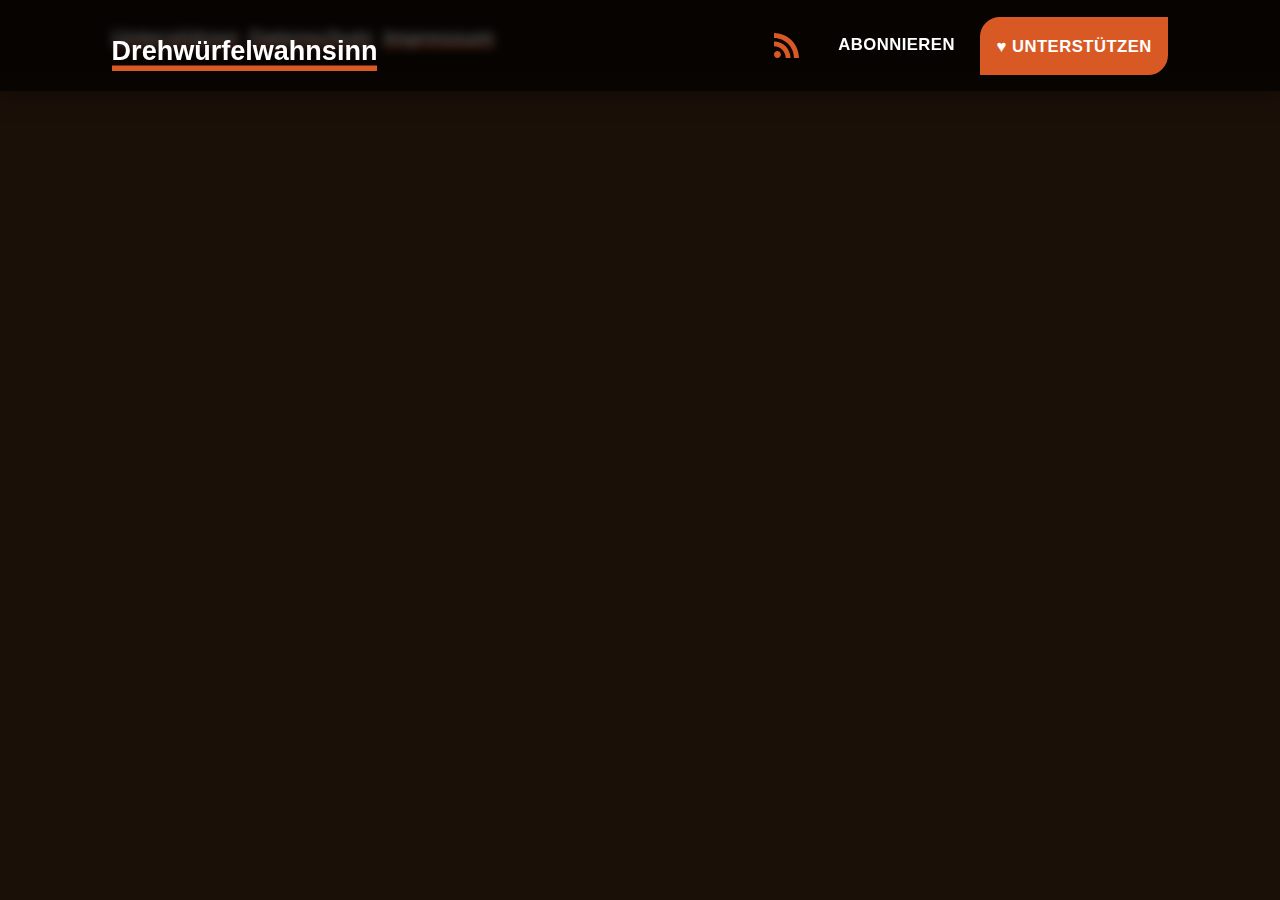
<file: episodes/index.html>
<!doctype html><html lang=de-DE itemscope itemtype=http://schema.org/PodcastSeries itemid=https://drehwuerfelwahnsinn.show/#podcast class=no-js><head><title>Drehwürfelwahnsinn</title><meta name=viewport content="width=device-width,initial-scale=1"><link rel=canonical href=https://drehwuerfelwahnsinn.show/episodes/><link rel=alternate type=application/rss+xml href=https://drehwuerfelwahnsinn.show/episodes/index.xml title=Drehwürfelwahnsinn><link rel=stylesheet href=/styles.min.8f40d6cfc9987ede708e54854530515442a009616e32647c70a448dff98d3c34a480f94a1c70083e6403e39c8d8bb2ae38ef65329a5ecdb2976afdc7afdaa71d.css integrity="sha512-j0DWz8mYft5wjlSFRTBRVEKgCWFuMmR8cKRI3/mNPDSkgPlKHHAIPmQD45yNi7KuOO9lMppezbKXav3Hr9qnHQ=="><link rel=icon type=image/png sizes=192x192 href=/~head/icon-192.png itemprop=image><link rel=icon type=image/png sizes=32x32 href=/~head/icon-32.png><link rel=icon type=image/png sizes=16x16 href=/~head/icon-16.png><link rel=apple-touch-icon sizes=57x57 href=/~head/apple-touch-icon-57.png><link rel=apple-touch-icon sizes=60x60 href=/~head/apple-touch-icon-60.png><link rel=apple-touch-icon sizes=72x72 href=/~head/apple-touch-icon-72.png><link rel=apple-touch-icon sizes=76x76 href=/~head/apple-touch-icon-76.png><link rel=apple-touch-icon sizes=114x114 href=/~head/apple-touch-icon-114.png><link rel=apple-touch-icon sizes=120x120 href=/~head/apple-touch-icon-120.png><link rel=apple-touch-icon sizes=144x144 href=/~head/apple-touch-icon-144.png><link rel=apple-touch-icon sizes=152x152 href=/~head/apple-touch-icon-152.png><link rel=apple-touch-icon sizes=180x180 href=/~head/apple-touch-icon-180.png><meta name=msapplication-square70x70logo content="/~head/msapplication-70.png"><meta name=msapplication-square150x150logo content="/~head/msapplication-150.png"><meta name=msapplication-square310x310logo content="/~head/msapplication-310.png"><meta name=msapplication-TileImage content="/~head/msapplication-144.png"><meta name=msapplication-TileColor content="#ffffff"><script src=/scripts.min.9a7395e512b2558fe624fef1316a34e67ce91cf936f7faee40918ef10412c352ea6fbf3603b2afd98f5bb2fc323017cc57c236af6499d2903d3ee7e542ba4316.js integrity="sha512-mnOV5RKyVY/mJP7xMWo05nzpHPk29/ruQJGO8QQSw1Lqb782A7Kv2Y9bsvwyMBfMV8I2r2SZ0pA9PuflQrpDFg=="></script><link rel=prefetch href=https://drehwuerfelwahnsinn.show/~podplayer/config.json><link rel=prefetch href=https://drehwuerfelwahnsinn.show/~podplayer/template.html><link rel=prefetch href=https://drehwuerfelwahnsinn.show/~podplayer/styles.css></head><body class=site><header><section class=header><nav class="container row align-items-center" role=navigation aria-label=Hauptnavigation><div class="col header__logo"><a href=https://drehwuerfelwahnsinn.show/ rel=home itemprop=url><span class=sr-only>Drehwürfelwahnsinn Startseite</span>
<span class="shortname d-none d-md-block" aria-hidden=true>Drehwürfelwahnsinn</span>
<img class="logo d-md-none" src=/~header/logo-48.png alt=Drehwürfelwahnsinn itemprop=logo></a></div><div class="col-auto header__actions btn-toolbar justify-content-end" role=toolbar><a class="btn btn-de-emphasize w-auto d-inline-block me-2" href=https://drehwuerfelwahnsinn.show/episodes/index.xml itemprop=webFeed><span class=sr-only>Drehwürfelwahnsinn Feed</span>
<svg class="icon" viewBox="0 0 24 24"><path d="M19.199 24C19.199 13.467 10.533 4.8.0 4.8V0c13.165.0 24 10.835 24 24h-4.801zM3.291 17.415c1.814.0 3.293 1.479 3.293 3.295.0 1.813-1.485 3.29-3.301 3.29C1.47 24 0 22.526.0 20.71s1.475-3.294 3.291-3.295zM15.909 24h-4.665c0-6.169-5.075-11.245-11.244-11.245V8.09c8.727.0 15.909 7.184 15.909 15.91z"/></svg>
</a><a aria-label="Drehwürfelwahnsinn Podcast abonnieren" title="Drehwürfelwahnsinn Podcast abonnieren" class="btn btn-de-emphasize w-auto d-inline-block me-2" href=/abonnieren/><span class=d-md-none><svg class="icon" xmlns:dc="http://purl.org/dc/elements/1.1/" xmlns:cc="http://creativecommons.org/ns#" xmlns:rdf="http://www.w3.org/1999/02/22-rdf-syntax-ns#" xmlns:svg="http://www.w3.org/2000/svg" id="svg6" viewBox="0 0 16.821609 18.550343" role="img"><defs id="defs10"/><path id="path4" d="m8.4107149.001c2.3360001.0 4.4480001.902 6.0560001 2.587 1.224 1.272 1.912 2.619 2.264 4.392.12.59.12 2.2.007 2.864-.374161 2.1105-1.531311 4.001941-3.24 5.296-.608.46-2.096 1.261-2.336 1.261-.088.0-.096-.091-.056-.46.072-.592.144-.715.48-.856.536-.224 1.448-.874 2.008-1.435.976314-.97575 1.670201-2.197654 2.008-3.536.208-.824.184-2.656-.048-3.504-.728-2.696-2.928-4.792-5.6240001-5.352-.784-.16-2.208-.16-3 0-2.728.56-4.984 2.76-5.672 5.528-.184.752-.184 2.584.0 3.336.456 1.832 1.64 3.512 3.192 4.512.304.2.672.408.824.472.336.144.408.264.472.856.04.36.03.464-.056.464-.056.0-.464-.176-.896-.384l-.04-.03C2.2817149 14.796.69771486 12.738.12171486 10c-.144-.706-.168-2.392-.03-3.04.36-1.74 1.04800004-3.1 2.19200004-4.304 1.648-1.737 3.768-2.656 6.128-2.656zm.134 2.81c.409.004.803.04 1.106.106 2.7840001.62 4.7600001 3.408 4.3760001 6.174-.152 1.114-.536 2.03-1.216 2.88-.336.43-1.152 1.15-1.296 1.15-.023.0-.048-.272-.048-.603v-.605l.416-.496c1.568-1.878 1.456-4.502-.256-6.224-.664-.67-1.432-1.064-2.4240001-1.246-.64-.118-.776-.118-1.448-.008-1.02.167-1.81.562-2.512 1.256-1.72 1.704-1.832 4.342-.264 6.222l.413.496v.608c0 .336-.027.608-.06.608-.03.0-.264-.16-.512-.36l-.034-.011c-.832-.664-1.568-1.842-1.872-2.997-.184-.698-.184-2.024.008-2.72.504-1.878 1.888-3.335 3.808-4.019.41-.145 1.133-.22 1.814-.211zm-.13 2.99c.31.0.62.06.844.178.488.253.8880001.745 1.0400001 1.259.464 1.578-1.2080001 2.96-2.7200001 2.254h-.015c-.712-.331-1.096-.956-1.104-1.77.0-.733.408-1.371 1.112-1.745.224-.117.534-.176.844-.176zm-.011 4.728c.988-.004 1.7060001.349 1.9700001.97.198.464.124 1.932-.218 4.302-.2320001 1.656-.3600001 2.074-.6800001 2.356-.44.39-1.064.498-1.656.288h-.003c-.716-.257-.87-.605-1.164-2.644-.341-2.37-.416-3.838-.218-4.302.262-.616.974-.966 1.97-.97z"/></svg></span><span class="d-none d-md-inline-block">Abonnieren</span></a>
<a href=https://drehwuerfelwahnsinn.show//unterstuetzen class="btn btn-primary ms-2 ms-md-0 w-auto d-inline-block" rel=noopener data-pjax-state><span aria-hidden=true>♥︎ </span><span class="d-none d-md-inline-block">Unterstützen</span></a></div></nav></section></header><footer><section class=footer><nav class="container row" role=navigation aria-label=Navigation><div class="col footer__nav"><ul class="list-unstyled list-inline"><li><a href=https://drehwuerfelwahnsinn.show/unterstuetzen/>Unterstützen</a></li><li><a rel=privacy-policy href=https://drehwuerfelwahnsinn.show/datenschutz/>Datenschutz</a></li><li><a href=https://drehwuerfelwahnsinn.show/impressum/>Impressum</a></li></ul></div></nav></section></footer></body></html>
</file>
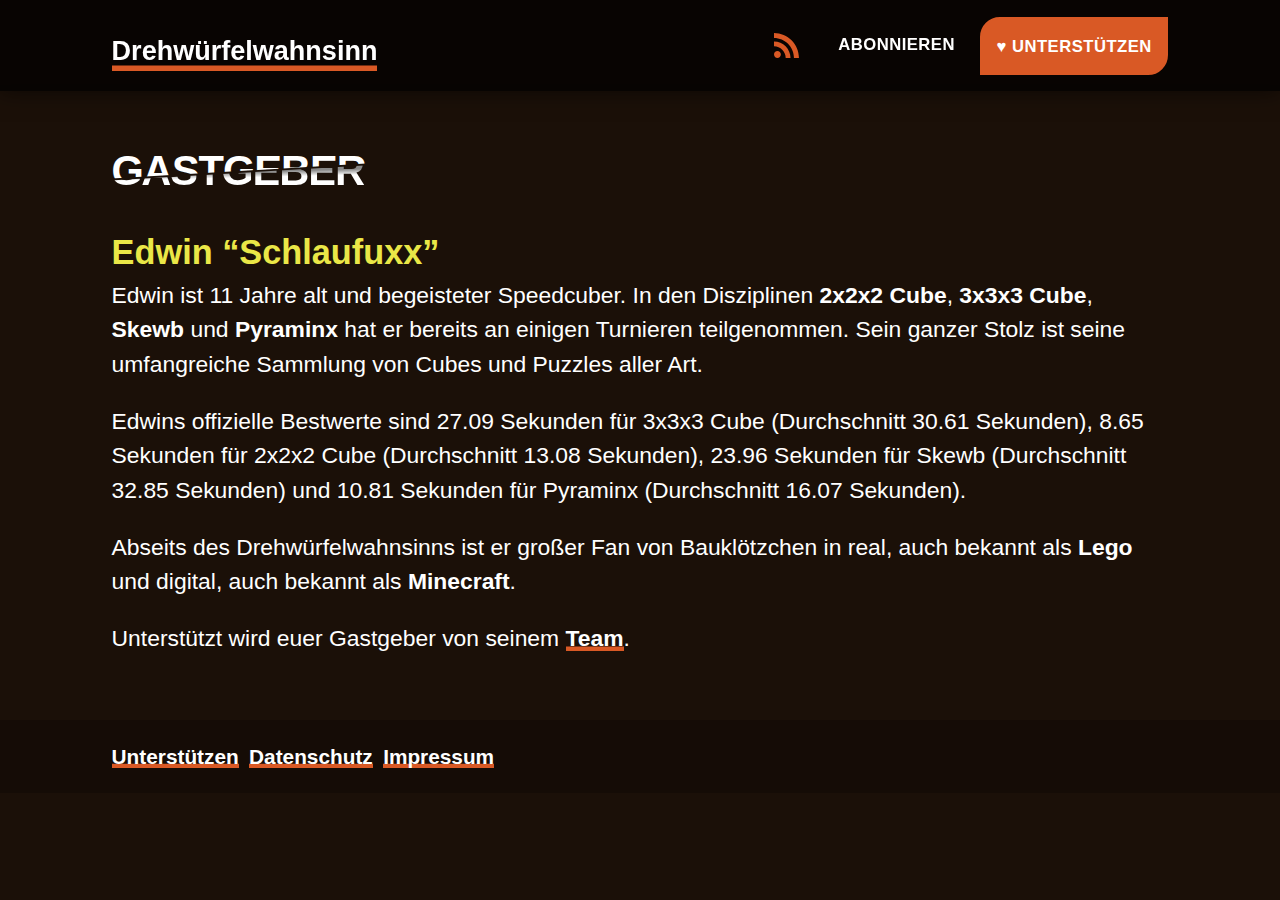
<file: gastgeber/index.html>
<!doctype html><html lang=de-DE itemscope itemtype=http://schema.org/PodcastSeries itemid=https://drehwuerfelwahnsinn.show/#podcast class=no-js><head><title>Drehwürfelwahnsinn</title><meta name=viewport content="width=device-width,initial-scale=1"><link rel=canonical href=https://drehwuerfelwahnsinn.show/gastgeber/><link rel=stylesheet href=/styles.min.8f40d6cfc9987ede708e54854530515442a009616e32647c70a448dff98d3c34a480f94a1c70083e6403e39c8d8bb2ae38ef65329a5ecdb2976afdc7afdaa71d.css integrity="sha512-j0DWz8mYft5wjlSFRTBRVEKgCWFuMmR8cKRI3/mNPDSkgPlKHHAIPmQD45yNi7KuOO9lMppezbKXav3Hr9qnHQ=="><link rel=icon type=image/png sizes=192x192 href=/~head/icon-192.png itemprop=image><link rel=icon type=image/png sizes=32x32 href=/~head/icon-32.png><link rel=icon type=image/png sizes=16x16 href=/~head/icon-16.png><link rel=apple-touch-icon sizes=57x57 href=/~head/apple-touch-icon-57.png><link rel=apple-touch-icon sizes=60x60 href=/~head/apple-touch-icon-60.png><link rel=apple-touch-icon sizes=72x72 href=/~head/apple-touch-icon-72.png><link rel=apple-touch-icon sizes=76x76 href=/~head/apple-touch-icon-76.png><link rel=apple-touch-icon sizes=114x114 href=/~head/apple-touch-icon-114.png><link rel=apple-touch-icon sizes=120x120 href=/~head/apple-touch-icon-120.png><link rel=apple-touch-icon sizes=144x144 href=/~head/apple-touch-icon-144.png><link rel=apple-touch-icon sizes=152x152 href=/~head/apple-touch-icon-152.png><link rel=apple-touch-icon sizes=180x180 href=/~head/apple-touch-icon-180.png><meta name=msapplication-square70x70logo content="/~head/msapplication-70.png"><meta name=msapplication-square150x150logo content="/~head/msapplication-150.png"><meta name=msapplication-square310x310logo content="/~head/msapplication-310.png"><meta name=msapplication-TileImage content="/~head/msapplication-144.png"><meta name=msapplication-TileColor content="#ffffff"><script src=/scripts.min.9a7395e512b2558fe624fef1316a34e67ce91cf936f7faee40918ef10412c352ea6fbf3603b2afd98f5bb2fc323017cc57c236af6499d2903d3ee7e542ba4316.js integrity="sha512-mnOV5RKyVY/mJP7xMWo05nzpHPk29/ruQJGO8QQSw1Lqb782A7Kv2Y9bsvwyMBfMV8I2r2SZ0pA9PuflQrpDFg=="></script><link rel=prefetch href=https://drehwuerfelwahnsinn.show/~podplayer/config.json><link rel=prefetch href=https://drehwuerfelwahnsinn.show/~podplayer/template.html><link rel=prefetch href=https://drehwuerfelwahnsinn.show/~podplayer/styles.css></head><body class=site><header><section class=header><nav class="container row align-items-center" role=navigation aria-label=Hauptnavigation><div class="col header__logo"><a href=https://drehwuerfelwahnsinn.show/ rel=home itemprop=url><span class=sr-only>Drehwürfelwahnsinn Startseite</span>
<span class="shortname d-none d-md-block" aria-hidden=true>Drehwürfelwahnsinn</span>
<img class="logo d-md-none" src=/~header/logo-48.png alt=Drehwürfelwahnsinn itemprop=logo></a></div><div class="col-auto header__actions btn-toolbar justify-content-end" role=toolbar><a class="btn btn-de-emphasize w-auto d-inline-block me-2" href=https://drehwuerfelwahnsinn.show/episodes/index.xml itemprop=webFeed><span class=sr-only>Drehwürfelwahnsinn Feed</span>
<svg class="icon" viewBox="0 0 24 24"><path d="M19.199 24C19.199 13.467 10.533 4.8.0 4.8V0c13.165.0 24 10.835 24 24h-4.801zM3.291 17.415c1.814.0 3.293 1.479 3.293 3.295.0 1.813-1.485 3.29-3.301 3.29C1.47 24 0 22.526.0 20.71s1.475-3.294 3.291-3.295zM15.909 24h-4.665c0-6.169-5.075-11.245-11.244-11.245V8.09c8.727.0 15.909 7.184 15.909 15.91z"/></svg>
</a><a aria-label="Drehwürfelwahnsinn Podcast abonnieren" title="Drehwürfelwahnsinn Podcast abonnieren" class="btn btn-de-emphasize w-auto d-inline-block me-2" href=/abonnieren/><span class=d-md-none><svg class="icon" xmlns:dc="http://purl.org/dc/elements/1.1/" xmlns:cc="http://creativecommons.org/ns#" xmlns:rdf="http://www.w3.org/1999/02/22-rdf-syntax-ns#" xmlns:svg="http://www.w3.org/2000/svg" id="svg6" viewBox="0 0 16.821609 18.550343" role="img"><defs id="defs10"/><path id="path4" d="m8.4107149.001c2.3360001.0 4.4480001.902 6.0560001 2.587 1.224 1.272 1.912 2.619 2.264 4.392.12.59.12 2.2.007 2.864-.374161 2.1105-1.531311 4.001941-3.24 5.296-.608.46-2.096 1.261-2.336 1.261-.088.0-.096-.091-.056-.46.072-.592.144-.715.48-.856.536-.224 1.448-.874 2.008-1.435.976314-.97575 1.670201-2.197654 2.008-3.536.208-.824.184-2.656-.048-3.504-.728-2.696-2.928-4.792-5.6240001-5.352-.784-.16-2.208-.16-3 0-2.728.56-4.984 2.76-5.672 5.528-.184.752-.184 2.584.0 3.336.456 1.832 1.64 3.512 3.192 4.512.304.2.672.408.824.472.336.144.408.264.472.856.04.36.03.464-.056.464-.056.0-.464-.176-.896-.384l-.04-.03C2.2817149 14.796.69771486 12.738.12171486 10c-.144-.706-.168-2.392-.03-3.04.36-1.74 1.04800004-3.1 2.19200004-4.304 1.648-1.737 3.768-2.656 6.128-2.656zm.134 2.81c.409.004.803.04 1.106.106 2.7840001.62 4.7600001 3.408 4.3760001 6.174-.152 1.114-.536 2.03-1.216 2.88-.336.43-1.152 1.15-1.296 1.15-.023.0-.048-.272-.048-.603v-.605l.416-.496c1.568-1.878 1.456-4.502-.256-6.224-.664-.67-1.432-1.064-2.4240001-1.246-.64-.118-.776-.118-1.448-.008-1.02.167-1.81.562-2.512 1.256-1.72 1.704-1.832 4.342-.264 6.222l.413.496v.608c0 .336-.027.608-.06.608-.03.0-.264-.16-.512-.36l-.034-.011c-.832-.664-1.568-1.842-1.872-2.997-.184-.698-.184-2.024.008-2.72.504-1.878 1.888-3.335 3.808-4.019.41-.145 1.133-.22 1.814-.211zm-.13 2.99c.31.0.62.06.844.178.488.253.8880001.745 1.0400001 1.259.464 1.578-1.2080001 2.96-2.7200001 2.254h-.015c-.712-.331-1.096-.956-1.104-1.77.0-.733.408-1.371 1.112-1.745.224-.117.534-.176.844-.176zm-.011 4.728c.988-.004 1.7060001.349 1.9700001.97.198.464.124 1.932-.218 4.302-.2320001 1.656-.3600001 2.074-.6800001 2.356-.44.39-1.064.498-1.656.288h-.003c-.716-.257-.87-.605-1.164-2.644-.341-2.37-.416-3.838-.218-4.302.262-.616.974-.966 1.97-.97z"/></svg></span><span class="d-none d-md-inline-block">Abonnieren</span></a>
<a href=https://drehwuerfelwahnsinn.show//unterstuetzen class="btn btn-primary ms-2 ms-md-0 w-auto d-inline-block" rel=noopener data-pjax-state><span aria-hidden=true>♥︎ </span><span class="d-none d-md-inline-block">Unterstützen</span></a></div></nav></section></header><section class="main top container"><h2 class="main-headline sliced" data-sliced=Gastgeber><div>Gastgeber</div></h2><dl><dt>Edwin &ldquo;Schlaufuxx&rdquo;</dt><dd>Edwin ist 11 Jahre alt und begeisteter Speedcuber. In den Disziplinen <strong>2x2x2 Cube</strong>, <strong>3x3x3 Cube</strong>, <strong>Skewb</strong> und <strong>Pyraminx</strong> hat er bereits an einigen Turnieren teilgenommen. Sein ganzer Stolz ist seine umfangreiche Sammlung von Cubes und Puzzles aller Art.</dd><dd>Edwins offizielle Bestwerte sind 27.09
Sekunden für 3x3x3 Cube (Durchschnitt 30.61
Sekunden), 8.65
Sekunden für 2x2x2 Cube (Durchschnitt 13.08
Sekunden), 23.96
Sekunden für Skewb (Durchschnitt 32.85
Sekunden) und 10.81
Sekunden für Pyraminx (Durchschnitt 16.07
Sekunden).</dd><dd>Abseits des Drehwürfelwahnsinns ist er großer Fan von Bauklötzchen in real, auch bekannt als <strong>Lego</strong> und digital, auch bekannt als <strong>Minecraft</strong>.</dd><dd>Unterstützt wird euer Gastgeber von seinem <a href=/team/>Team</a>.</dd></dl></section><footer><section class=footer><nav class="container row" role=navigation aria-label=Navigation><div class="col footer__nav"><ul class="list-unstyled list-inline"><li><a href=https://drehwuerfelwahnsinn.show/unterstuetzen/>Unterstützen</a></li><li><a rel=privacy-policy href=https://drehwuerfelwahnsinn.show/datenschutz/>Datenschutz</a></li><li><a href=https://drehwuerfelwahnsinn.show/impressum/>Impressum</a></li></ul></div></nav></section></footer></body></html>
</file>
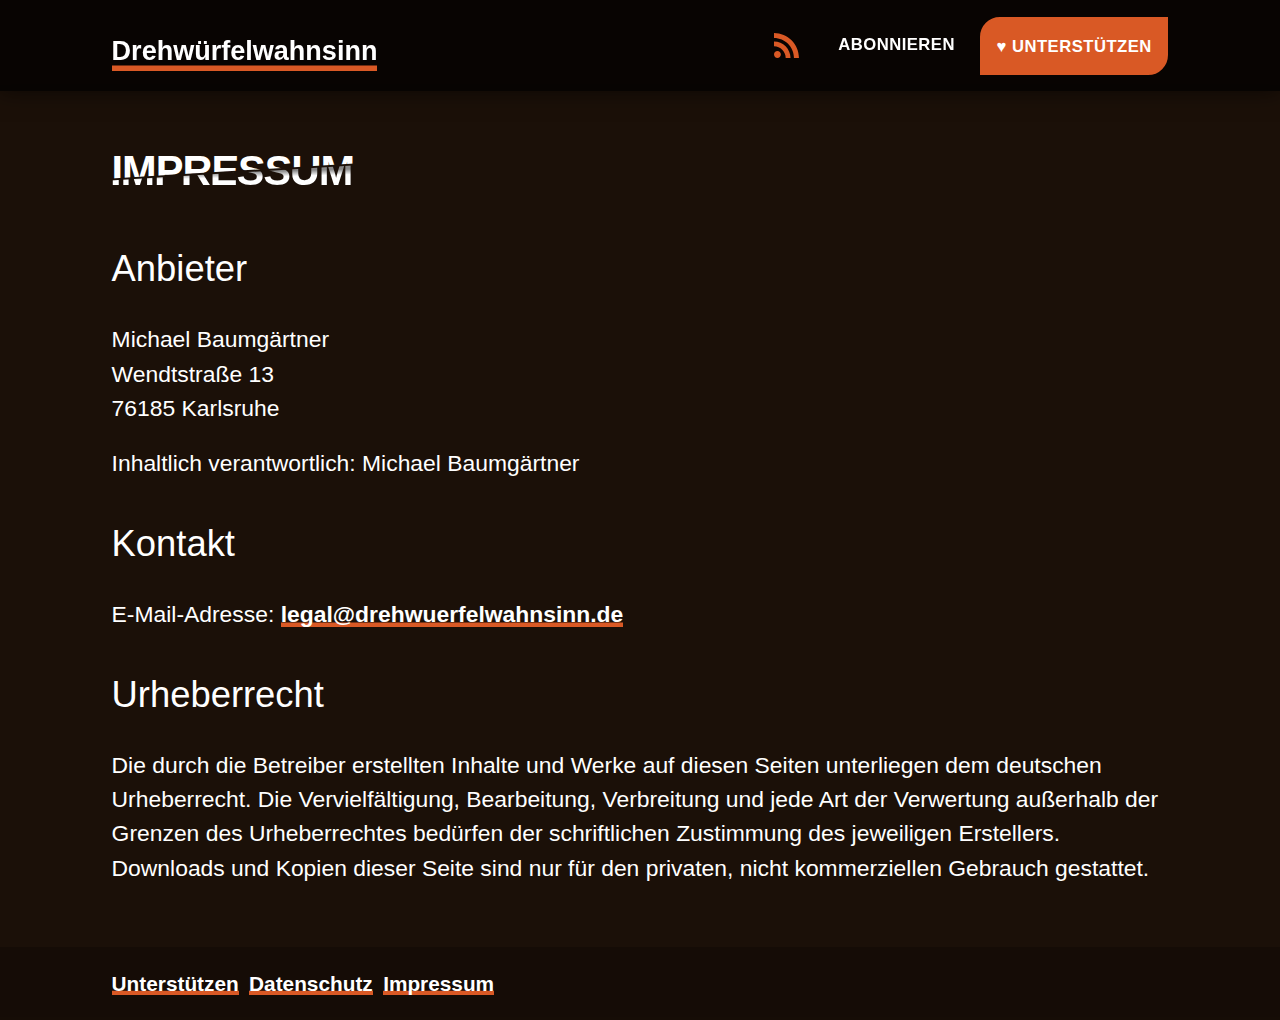
<file: impressum/index.html>
<!doctype html><html lang=de-DE itemscope itemtype=http://schema.org/PodcastSeries itemid=https://drehwuerfelwahnsinn.show/#podcast class=no-js><head><title>Drehwürfelwahnsinn</title><meta name=viewport content="width=device-width,initial-scale=1"><link rel=canonical href=https://drehwuerfelwahnsinn.show/impressum/><link rel=stylesheet href=/styles.min.8f40d6cfc9987ede708e54854530515442a009616e32647c70a448dff98d3c34a480f94a1c70083e6403e39c8d8bb2ae38ef65329a5ecdb2976afdc7afdaa71d.css integrity="sha512-j0DWz8mYft5wjlSFRTBRVEKgCWFuMmR8cKRI3/mNPDSkgPlKHHAIPmQD45yNi7KuOO9lMppezbKXav3Hr9qnHQ=="><link rel=icon type=image/png sizes=192x192 href=/~head/icon-192.png itemprop=image><link rel=icon type=image/png sizes=32x32 href=/~head/icon-32.png><link rel=icon type=image/png sizes=16x16 href=/~head/icon-16.png><link rel=apple-touch-icon sizes=57x57 href=/~head/apple-touch-icon-57.png><link rel=apple-touch-icon sizes=60x60 href=/~head/apple-touch-icon-60.png><link rel=apple-touch-icon sizes=72x72 href=/~head/apple-touch-icon-72.png><link rel=apple-touch-icon sizes=76x76 href=/~head/apple-touch-icon-76.png><link rel=apple-touch-icon sizes=114x114 href=/~head/apple-touch-icon-114.png><link rel=apple-touch-icon sizes=120x120 href=/~head/apple-touch-icon-120.png><link rel=apple-touch-icon sizes=144x144 href=/~head/apple-touch-icon-144.png><link rel=apple-touch-icon sizes=152x152 href=/~head/apple-touch-icon-152.png><link rel=apple-touch-icon sizes=180x180 href=/~head/apple-touch-icon-180.png><meta name=msapplication-square70x70logo content="/~head/msapplication-70.png"><meta name=msapplication-square150x150logo content="/~head/msapplication-150.png"><meta name=msapplication-square310x310logo content="/~head/msapplication-310.png"><meta name=msapplication-TileImage content="/~head/msapplication-144.png"><meta name=msapplication-TileColor content="#ffffff"><script src=/scripts.min.9a7395e512b2558fe624fef1316a34e67ce91cf936f7faee40918ef10412c352ea6fbf3603b2afd98f5bb2fc323017cc57c236af6499d2903d3ee7e542ba4316.js integrity="sha512-mnOV5RKyVY/mJP7xMWo05nzpHPk29/ruQJGO8QQSw1Lqb782A7Kv2Y9bsvwyMBfMV8I2r2SZ0pA9PuflQrpDFg=="></script><link rel=prefetch href=https://drehwuerfelwahnsinn.show/~podplayer/config.json><link rel=prefetch href=https://drehwuerfelwahnsinn.show/~podplayer/template.html><link rel=prefetch href=https://drehwuerfelwahnsinn.show/~podplayer/styles.css></head><body class=site><header><section class=header><nav class="container row align-items-center" role=navigation aria-label=Hauptnavigation><div class="col header__logo"><a href=https://drehwuerfelwahnsinn.show/ rel=home itemprop=url><span class=sr-only>Drehwürfelwahnsinn Startseite</span>
<span class="shortname d-none d-md-block" aria-hidden=true>Drehwürfelwahnsinn</span>
<img class="logo d-md-none" src=/~header/logo-48.png alt=Drehwürfelwahnsinn itemprop=logo></a></div><div class="col-auto header__actions btn-toolbar justify-content-end" role=toolbar><a class="btn btn-de-emphasize w-auto d-inline-block me-2" href=https://drehwuerfelwahnsinn.show/episodes/index.xml itemprop=webFeed><span class=sr-only>Drehwürfelwahnsinn Feed</span>
<svg class="icon" viewBox="0 0 24 24"><path d="M19.199 24C19.199 13.467 10.533 4.8.0 4.8V0c13.165.0 24 10.835 24 24h-4.801zM3.291 17.415c1.814.0 3.293 1.479 3.293 3.295.0 1.813-1.485 3.29-3.301 3.29C1.47 24 0 22.526.0 20.71s1.475-3.294 3.291-3.295zM15.909 24h-4.665c0-6.169-5.075-11.245-11.244-11.245V8.09c8.727.0 15.909 7.184 15.909 15.91z"/></svg>
</a><a aria-label="Drehwürfelwahnsinn Podcast abonnieren" title="Drehwürfelwahnsinn Podcast abonnieren" class="btn btn-de-emphasize w-auto d-inline-block me-2" href=/abonnieren/><span class=d-md-none><svg class="icon" xmlns:dc="http://purl.org/dc/elements/1.1/" xmlns:cc="http://creativecommons.org/ns#" xmlns:rdf="http://www.w3.org/1999/02/22-rdf-syntax-ns#" xmlns:svg="http://www.w3.org/2000/svg" id="svg6" viewBox="0 0 16.821609 18.550343" role="img"><defs id="defs10"/><path id="path4" d="m8.4107149.001c2.3360001.0 4.4480001.902 6.0560001 2.587 1.224 1.272 1.912 2.619 2.264 4.392.12.59.12 2.2.007 2.864-.374161 2.1105-1.531311 4.001941-3.24 5.296-.608.46-2.096 1.261-2.336 1.261-.088.0-.096-.091-.056-.46.072-.592.144-.715.48-.856.536-.224 1.448-.874 2.008-1.435.976314-.97575 1.670201-2.197654 2.008-3.536.208-.824.184-2.656-.048-3.504-.728-2.696-2.928-4.792-5.6240001-5.352-.784-.16-2.208-.16-3 0-2.728.56-4.984 2.76-5.672 5.528-.184.752-.184 2.584.0 3.336.456 1.832 1.64 3.512 3.192 4.512.304.2.672.408.824.472.336.144.408.264.472.856.04.36.03.464-.056.464-.056.0-.464-.176-.896-.384l-.04-.03C2.2817149 14.796.69771486 12.738.12171486 10c-.144-.706-.168-2.392-.03-3.04.36-1.74 1.04800004-3.1 2.19200004-4.304 1.648-1.737 3.768-2.656 6.128-2.656zm.134 2.81c.409.004.803.04 1.106.106 2.7840001.62 4.7600001 3.408 4.3760001 6.174-.152 1.114-.536 2.03-1.216 2.88-.336.43-1.152 1.15-1.296 1.15-.023.0-.048-.272-.048-.603v-.605l.416-.496c1.568-1.878 1.456-4.502-.256-6.224-.664-.67-1.432-1.064-2.4240001-1.246-.64-.118-.776-.118-1.448-.008-1.02.167-1.81.562-2.512 1.256-1.72 1.704-1.832 4.342-.264 6.222l.413.496v.608c0 .336-.027.608-.06.608-.03.0-.264-.16-.512-.36l-.034-.011c-.832-.664-1.568-1.842-1.872-2.997-.184-.698-.184-2.024.008-2.72.504-1.878 1.888-3.335 3.808-4.019.41-.145 1.133-.22 1.814-.211zm-.13 2.99c.31.0.62.06.844.178.488.253.8880001.745 1.0400001 1.259.464 1.578-1.2080001 2.96-2.7200001 2.254h-.015c-.712-.331-1.096-.956-1.104-1.77.0-.733.408-1.371 1.112-1.745.224-.117.534-.176.844-.176zm-.011 4.728c.988-.004 1.7060001.349 1.9700001.97.198.464.124 1.932-.218 4.302-.2320001 1.656-.3600001 2.074-.6800001 2.356-.44.39-1.064.498-1.656.288h-.003c-.716-.257-.87-.605-1.164-2.644-.341-2.37-.416-3.838-.218-4.302.262-.616.974-.966 1.97-.97z"/></svg></span><span class="d-none d-md-inline-block">Abonnieren</span></a>
<a href=https://drehwuerfelwahnsinn.show//unterstuetzen class="btn btn-primary ms-2 ms-md-0 w-auto d-inline-block" rel=noopener data-pjax-state><span aria-hidden=true>♥︎ </span><span class="d-none d-md-inline-block">Unterstützen</span></a></div></nav></section></header><section class="main top container"><h2 class="main-headline sliced" data-sliced=Impressum><div>Impressum</div></h2><h3 id=anbieter>Anbieter</h3><p>Michael Baumgärtner<br>Wendtstraße 13<br>76185 Karlsruhe</p><p>Inhaltlich verantwortlich: Michael Baumgärtner</p><h3 id=kontakt>Kontakt</h3><p>E-Mail-Adresse: <a href=mailto:legal@drehwuerfelwahnsinn.de>legal@drehwuerfelwahnsinn.de</a></p><h3 id=urheberrecht>Urheberrecht</h3><p>Die durch die Betreiber erstellten Inhalte und Werke auf diesen Seiten unterliegen dem deutschen Urheberrecht. Die Vervielfältigung, Bearbeitung, Verbreitung und jede Art der Verwertung außerhalb der Grenzen des Urheberrechtes bedürfen der schriftlichen Zustimmung des jeweiligen Erstellers. Downloads und Kopien dieser Seite sind nur für den privaten, nicht kommerziellen Gebrauch gestattet.</p></section><footer><section class=footer><nav class="container row" role=navigation aria-label=Navigation><div class="col footer__nav"><ul class="list-unstyled list-inline"><li><a href=https://drehwuerfelwahnsinn.show/unterstuetzen/>Unterstützen</a></li><li><a rel=privacy-policy href=https://drehwuerfelwahnsinn.show/datenschutz/>Datenschutz</a></li><li><a href=https://drehwuerfelwahnsinn.show/impressum/>Impressum</a></li></ul></div></nav></section></footer></body></html>
</file>
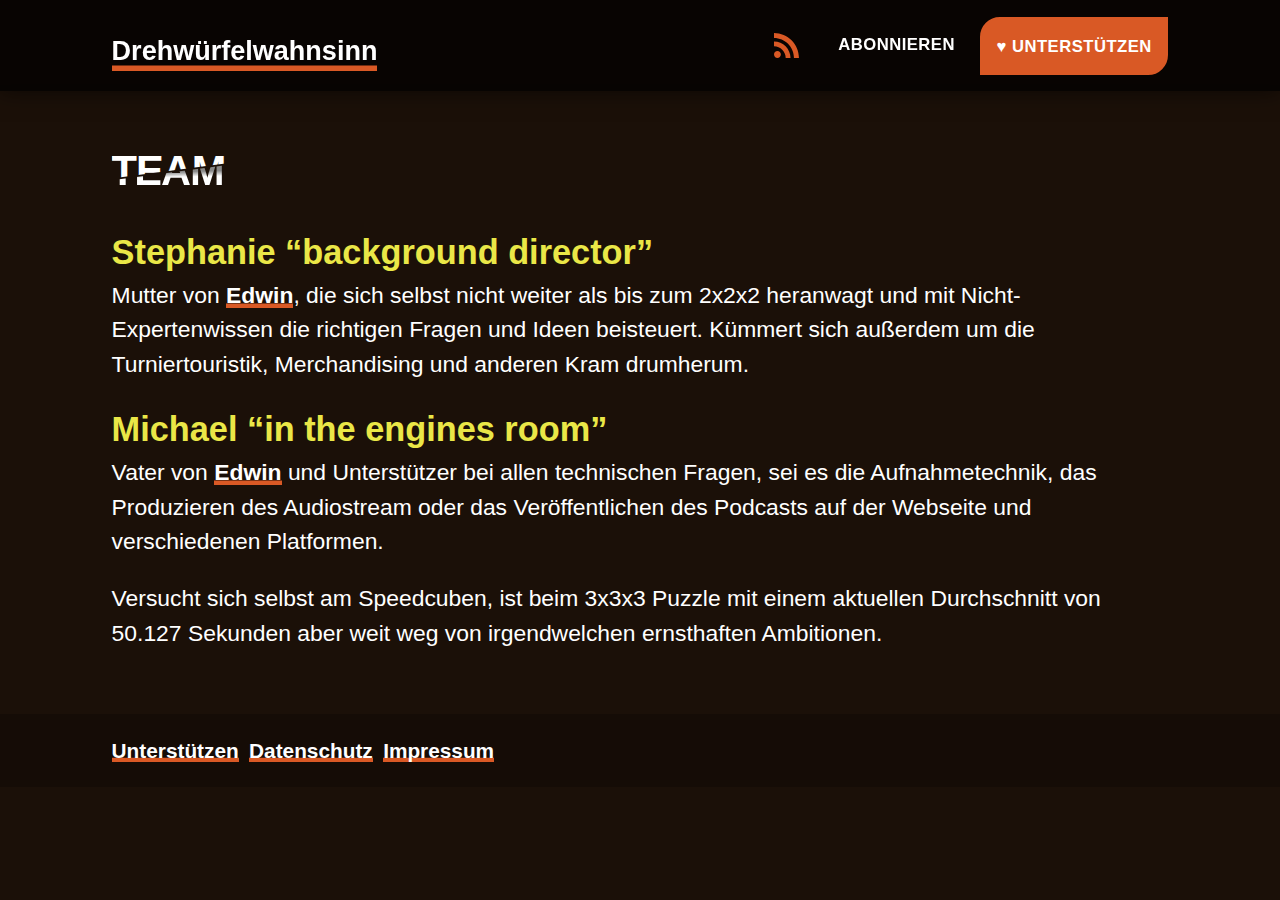
<file: team/index.html>
<!doctype html><html lang=de-DE itemscope itemtype=http://schema.org/PodcastSeries itemid=https://drehwuerfelwahnsinn.show/#podcast class=no-js><head><title>Drehwürfelwahnsinn</title><meta name=viewport content="width=device-width,initial-scale=1"><link rel=canonical href=https://drehwuerfelwahnsinn.show/team/><link rel=stylesheet href=/styles.min.8f40d6cfc9987ede708e54854530515442a009616e32647c70a448dff98d3c34a480f94a1c70083e6403e39c8d8bb2ae38ef65329a5ecdb2976afdc7afdaa71d.css integrity="sha512-j0DWz8mYft5wjlSFRTBRVEKgCWFuMmR8cKRI3/mNPDSkgPlKHHAIPmQD45yNi7KuOO9lMppezbKXav3Hr9qnHQ=="><link rel=icon type=image/png sizes=192x192 href=/~head/icon-192.png itemprop=image><link rel=icon type=image/png sizes=32x32 href=/~head/icon-32.png><link rel=icon type=image/png sizes=16x16 href=/~head/icon-16.png><link rel=apple-touch-icon sizes=57x57 href=/~head/apple-touch-icon-57.png><link rel=apple-touch-icon sizes=60x60 href=/~head/apple-touch-icon-60.png><link rel=apple-touch-icon sizes=72x72 href=/~head/apple-touch-icon-72.png><link rel=apple-touch-icon sizes=76x76 href=/~head/apple-touch-icon-76.png><link rel=apple-touch-icon sizes=114x114 href=/~head/apple-touch-icon-114.png><link rel=apple-touch-icon sizes=120x120 href=/~head/apple-touch-icon-120.png><link rel=apple-touch-icon sizes=144x144 href=/~head/apple-touch-icon-144.png><link rel=apple-touch-icon sizes=152x152 href=/~head/apple-touch-icon-152.png><link rel=apple-touch-icon sizes=180x180 href=/~head/apple-touch-icon-180.png><meta name=msapplication-square70x70logo content="/~head/msapplication-70.png"><meta name=msapplication-square150x150logo content="/~head/msapplication-150.png"><meta name=msapplication-square310x310logo content="/~head/msapplication-310.png"><meta name=msapplication-TileImage content="/~head/msapplication-144.png"><meta name=msapplication-TileColor content="#ffffff"><script src=/scripts.min.9a7395e512b2558fe624fef1316a34e67ce91cf936f7faee40918ef10412c352ea6fbf3603b2afd98f5bb2fc323017cc57c236af6499d2903d3ee7e542ba4316.js integrity="sha512-mnOV5RKyVY/mJP7xMWo05nzpHPk29/ruQJGO8QQSw1Lqb782A7Kv2Y9bsvwyMBfMV8I2r2SZ0pA9PuflQrpDFg=="></script><link rel=prefetch href=https://drehwuerfelwahnsinn.show/~podplayer/config.json><link rel=prefetch href=https://drehwuerfelwahnsinn.show/~podplayer/template.html><link rel=prefetch href=https://drehwuerfelwahnsinn.show/~podplayer/styles.css></head><body class=site><header><section class=header><nav class="container row align-items-center" role=navigation aria-label=Hauptnavigation><div class="col header__logo"><a href=https://drehwuerfelwahnsinn.show/ rel=home itemprop=url><span class=sr-only>Drehwürfelwahnsinn Startseite</span>
<span class="shortname d-none d-md-block" aria-hidden=true>Drehwürfelwahnsinn</span>
<img class="logo d-md-none" src=/~header/logo-48.png alt=Drehwürfelwahnsinn itemprop=logo></a></div><div class="col-auto header__actions btn-toolbar justify-content-end" role=toolbar><a class="btn btn-de-emphasize w-auto d-inline-block me-2" href=https://drehwuerfelwahnsinn.show/episodes/index.xml itemprop=webFeed><span class=sr-only>Drehwürfelwahnsinn Feed</span>
<svg class="icon" viewBox="0 0 24 24"><path d="M19.199 24C19.199 13.467 10.533 4.8.0 4.8V0c13.165.0 24 10.835 24 24h-4.801zM3.291 17.415c1.814.0 3.293 1.479 3.293 3.295.0 1.813-1.485 3.29-3.301 3.29C1.47 24 0 22.526.0 20.71s1.475-3.294 3.291-3.295zM15.909 24h-4.665c0-6.169-5.075-11.245-11.244-11.245V8.09c8.727.0 15.909 7.184 15.909 15.91z"/></svg>
</a><a aria-label="Drehwürfelwahnsinn Podcast abonnieren" title="Drehwürfelwahnsinn Podcast abonnieren" class="btn btn-de-emphasize w-auto d-inline-block me-2" href=/abonnieren/><span class=d-md-none><svg class="icon" xmlns:dc="http://purl.org/dc/elements/1.1/" xmlns:cc="http://creativecommons.org/ns#" xmlns:rdf="http://www.w3.org/1999/02/22-rdf-syntax-ns#" xmlns:svg="http://www.w3.org/2000/svg" id="svg6" viewBox="0 0 16.821609 18.550343" role="img"><defs id="defs10"/><path id="path4" d="m8.4107149.001c2.3360001.0 4.4480001.902 6.0560001 2.587 1.224 1.272 1.912 2.619 2.264 4.392.12.59.12 2.2.007 2.864-.374161 2.1105-1.531311 4.001941-3.24 5.296-.608.46-2.096 1.261-2.336 1.261-.088.0-.096-.091-.056-.46.072-.592.144-.715.48-.856.536-.224 1.448-.874 2.008-1.435.976314-.97575 1.670201-2.197654 2.008-3.536.208-.824.184-2.656-.048-3.504-.728-2.696-2.928-4.792-5.6240001-5.352-.784-.16-2.208-.16-3 0-2.728.56-4.984 2.76-5.672 5.528-.184.752-.184 2.584.0 3.336.456 1.832 1.64 3.512 3.192 4.512.304.2.672.408.824.472.336.144.408.264.472.856.04.36.03.464-.056.464-.056.0-.464-.176-.896-.384l-.04-.03C2.2817149 14.796.69771486 12.738.12171486 10c-.144-.706-.168-2.392-.03-3.04.36-1.74 1.04800004-3.1 2.19200004-4.304 1.648-1.737 3.768-2.656 6.128-2.656zm.134 2.81c.409.004.803.04 1.106.106 2.7840001.62 4.7600001 3.408 4.3760001 6.174-.152 1.114-.536 2.03-1.216 2.88-.336.43-1.152 1.15-1.296 1.15-.023.0-.048-.272-.048-.603v-.605l.416-.496c1.568-1.878 1.456-4.502-.256-6.224-.664-.67-1.432-1.064-2.4240001-1.246-.64-.118-.776-.118-1.448-.008-1.02.167-1.81.562-2.512 1.256-1.72 1.704-1.832 4.342-.264 6.222l.413.496v.608c0 .336-.027.608-.06.608-.03.0-.264-.16-.512-.36l-.034-.011c-.832-.664-1.568-1.842-1.872-2.997-.184-.698-.184-2.024.008-2.72.504-1.878 1.888-3.335 3.808-4.019.41-.145 1.133-.22 1.814-.211zm-.13 2.99c.31.0.62.06.844.178.488.253.8880001.745 1.0400001 1.259.464 1.578-1.2080001 2.96-2.7200001 2.254h-.015c-.712-.331-1.096-.956-1.104-1.77.0-.733.408-1.371 1.112-1.745.224-.117.534-.176.844-.176zm-.011 4.728c.988-.004 1.7060001.349 1.9700001.97.198.464.124 1.932-.218 4.302-.2320001 1.656-.3600001 2.074-.6800001 2.356-.44.39-1.064.498-1.656.288h-.003c-.716-.257-.87-.605-1.164-2.644-.341-2.37-.416-3.838-.218-4.302.262-.616.974-.966 1.97-.97z"/></svg></span><span class="d-none d-md-inline-block">Abonnieren</span></a>
<a href=https://drehwuerfelwahnsinn.show//unterstuetzen class="btn btn-primary ms-2 ms-md-0 w-auto d-inline-block" rel=noopener data-pjax-state><span aria-hidden=true>♥︎ </span><span class="d-none d-md-inline-block">Unterstützen</span></a></div></nav></section></header><section class="main top container"><h2 class="main-headline sliced" data-sliced=Team><div>Team</div></h2><dl><dt>Stephanie &ldquo;background director&rdquo;</dt><dd>Mutter von <a href=/gastgeber/>Edwin</a>, die sich selbst nicht weiter als bis zum 2x2x2 heranwagt und mit Nicht-Expertenwissen die richtigen Fragen und Ideen beisteuert. Kümmert sich außerdem um die Turniertouristik, Merchandising und anderen Kram drumherum.</dd><dt>Michael &ldquo;in the engines room&rdquo;</dt><dd>Vater von <a href=/gastgeber/>Edwin</a> und Unterstützer bei allen technischen Fragen, sei es die Aufnahmetechnik, das Produzieren des Audiostream oder das Veröffentlichen des Podcasts auf der Webseite und verschiedenen Platformen.</dd><dd>Versucht sich selbst am Speedcuben, ist beim 3x3x3 Puzzle mit einem aktuellen Durchschnitt von 50.127 Sekunden aber weit weg von irgendwelchen ernsthaften Ambitionen.</dd></dl></section><footer><section class=footer><nav class="container row" role=navigation aria-label=Navigation><div class="col footer__nav"><ul class="list-unstyled list-inline"><li><a href=https://drehwuerfelwahnsinn.show/unterstuetzen/>Unterstützen</a></li><li><a rel=privacy-policy href=https://drehwuerfelwahnsinn.show/datenschutz/>Datenschutz</a></li><li><a href=https://drehwuerfelwahnsinn.show/impressum/>Impressum</a></li></ul></div></nav></section></footer></body></html>
</file>
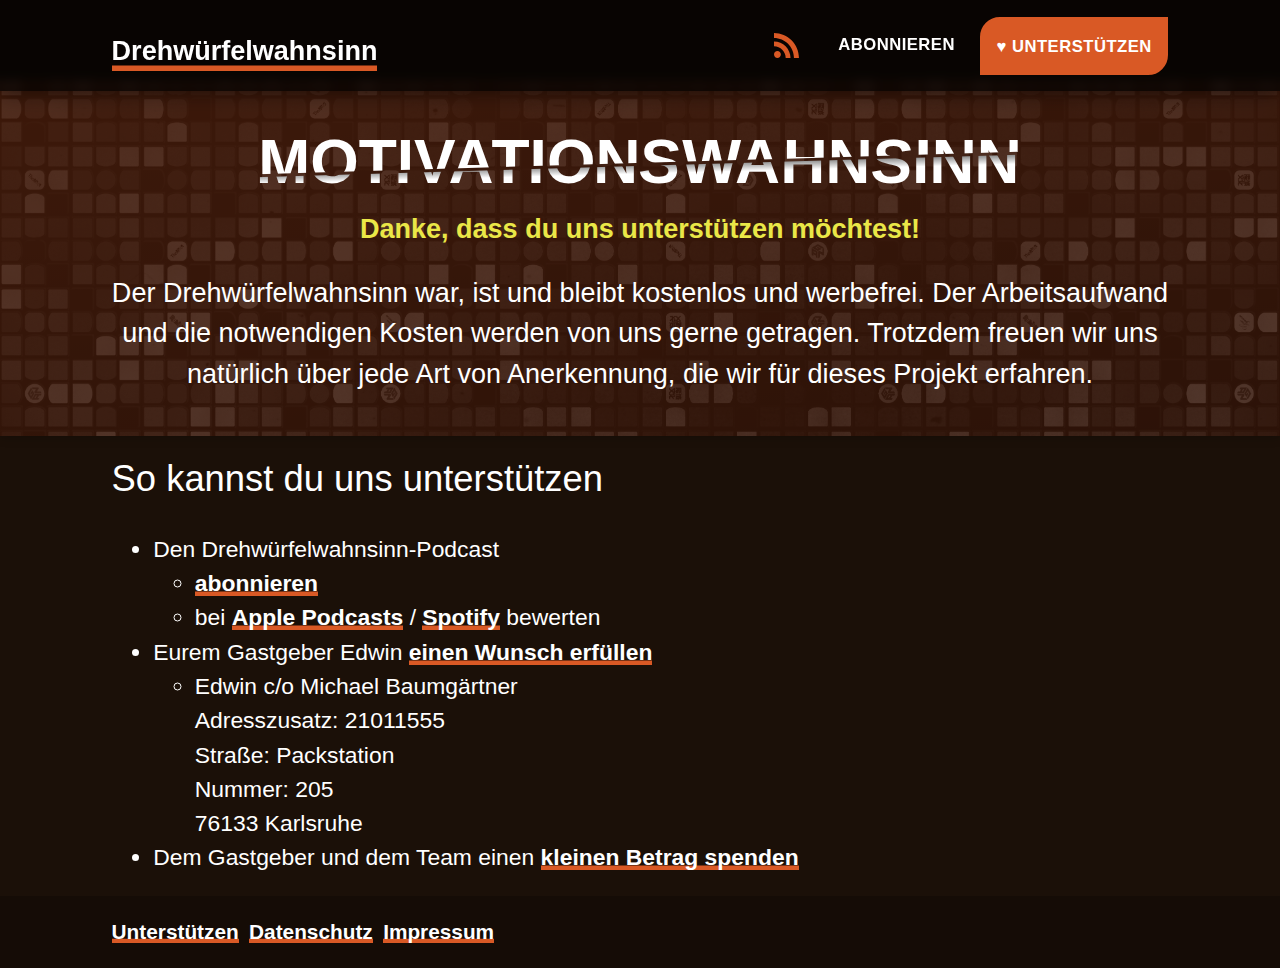
<file: unterstuetzen/index.html>
<!doctype html><html lang=de-DE itemscope itemtype=http://schema.org/PodcastSeries itemid=https://drehwuerfelwahnsinn.show/#podcast class=no-js><head><title>Drehwürfelwahnsinn</title><meta name=viewport content="width=device-width,initial-scale=1"><link rel=canonical href=https://drehwuerfelwahnsinn.show/unterstuetzen/><link rel=stylesheet href=/styles.min.8f40d6cfc9987ede708e54854530515442a009616e32647c70a448dff98d3c34a480f94a1c70083e6403e39c8d8bb2ae38ef65329a5ecdb2976afdc7afdaa71d.css integrity="sha512-j0DWz8mYft5wjlSFRTBRVEKgCWFuMmR8cKRI3/mNPDSkgPlKHHAIPmQD45yNi7KuOO9lMppezbKXav3Hr9qnHQ=="><link rel=icon type=image/png sizes=192x192 href=/~head/icon-192.png itemprop=image><link rel=icon type=image/png sizes=32x32 href=/~head/icon-32.png><link rel=icon type=image/png sizes=16x16 href=/~head/icon-16.png><link rel=apple-touch-icon sizes=57x57 href=/~head/apple-touch-icon-57.png><link rel=apple-touch-icon sizes=60x60 href=/~head/apple-touch-icon-60.png><link rel=apple-touch-icon sizes=72x72 href=/~head/apple-touch-icon-72.png><link rel=apple-touch-icon sizes=76x76 href=/~head/apple-touch-icon-76.png><link rel=apple-touch-icon sizes=114x114 href=/~head/apple-touch-icon-114.png><link rel=apple-touch-icon sizes=120x120 href=/~head/apple-touch-icon-120.png><link rel=apple-touch-icon sizes=144x144 href=/~head/apple-touch-icon-144.png><link rel=apple-touch-icon sizes=152x152 href=/~head/apple-touch-icon-152.png><link rel=apple-touch-icon sizes=180x180 href=/~head/apple-touch-icon-180.png><meta name=msapplication-square70x70logo content="/~head/msapplication-70.png"><meta name=msapplication-square150x150logo content="/~head/msapplication-150.png"><meta name=msapplication-square310x310logo content="/~head/msapplication-310.png"><meta name=msapplication-TileImage content="/~head/msapplication-144.png"><meta name=msapplication-TileColor content="#ffffff"><script src=/scripts.min.9a7395e512b2558fe624fef1316a34e67ce91cf936f7faee40918ef10412c352ea6fbf3603b2afd98f5bb2fc323017cc57c236af6499d2903d3ee7e542ba4316.js integrity="sha512-mnOV5RKyVY/mJP7xMWo05nzpHPk29/ruQJGO8QQSw1Lqb782A7Kv2Y9bsvwyMBfMV8I2r2SZ0pA9PuflQrpDFg=="></script><link rel=prefetch href=https://drehwuerfelwahnsinn.show/~podplayer/config.json><link rel=prefetch href=https://drehwuerfelwahnsinn.show/~podplayer/template.html><link rel=prefetch href=https://drehwuerfelwahnsinn.show/~podplayer/styles.css></head><body class=site><header><section class=header><nav class="container row align-items-center" role=navigation aria-label=Hauptnavigation><div class="col header__logo"><a href=https://drehwuerfelwahnsinn.show/ rel=home itemprop=url><span class=sr-only>Drehwürfelwahnsinn Startseite</span>
<span class="shortname d-none d-md-block" aria-hidden=true>Drehwürfelwahnsinn</span>
<img class="logo d-md-none" src=/~header/logo-48.png alt=Drehwürfelwahnsinn itemprop=logo></a></div><div class="col-auto header__actions btn-toolbar justify-content-end" role=toolbar><a class="btn btn-de-emphasize w-auto d-inline-block me-2" href=https://drehwuerfelwahnsinn.show/episodes/index.xml itemprop=webFeed><span class=sr-only>Drehwürfelwahnsinn Feed</span>
<svg class="icon" viewBox="0 0 24 24"><path d="M19.199 24C19.199 13.467 10.533 4.8.0 4.8V0c13.165.0 24 10.835 24 24h-4.801zM3.291 17.415c1.814.0 3.293 1.479 3.293 3.295.0 1.813-1.485 3.29-3.301 3.29C1.47 24 0 22.526.0 20.71s1.475-3.294 3.291-3.295zM15.909 24h-4.665c0-6.169-5.075-11.245-11.244-11.245V8.09c8.727.0 15.909 7.184 15.909 15.91z"/></svg>
</a><a aria-label="Drehwürfelwahnsinn Podcast abonnieren" title="Drehwürfelwahnsinn Podcast abonnieren" class="btn btn-de-emphasize w-auto d-inline-block me-2" href=/abonnieren/><span class=d-md-none><svg class="icon" xmlns:dc="http://purl.org/dc/elements/1.1/" xmlns:cc="http://creativecommons.org/ns#" xmlns:rdf="http://www.w3.org/1999/02/22-rdf-syntax-ns#" xmlns:svg="http://www.w3.org/2000/svg" id="svg6" viewBox="0 0 16.821609 18.550343" role="img"><defs id="defs10"/><path id="path4" d="m8.4107149.001c2.3360001.0 4.4480001.902 6.0560001 2.587 1.224 1.272 1.912 2.619 2.264 4.392.12.59.12 2.2.007 2.864-.374161 2.1105-1.531311 4.001941-3.24 5.296-.608.46-2.096 1.261-2.336 1.261-.088.0-.096-.091-.056-.46.072-.592.144-.715.48-.856.536-.224 1.448-.874 2.008-1.435.976314-.97575 1.670201-2.197654 2.008-3.536.208-.824.184-2.656-.048-3.504-.728-2.696-2.928-4.792-5.6240001-5.352-.784-.16-2.208-.16-3 0-2.728.56-4.984 2.76-5.672 5.528-.184.752-.184 2.584.0 3.336.456 1.832 1.64 3.512 3.192 4.512.304.2.672.408.824.472.336.144.408.264.472.856.04.36.03.464-.056.464-.056.0-.464-.176-.896-.384l-.04-.03C2.2817149 14.796.69771486 12.738.12171486 10c-.144-.706-.168-2.392-.03-3.04.36-1.74 1.04800004-3.1 2.19200004-4.304 1.648-1.737 3.768-2.656 6.128-2.656zm.134 2.81c.409.004.803.04 1.106.106 2.7840001.62 4.7600001 3.408 4.3760001 6.174-.152 1.114-.536 2.03-1.216 2.88-.336.43-1.152 1.15-1.296 1.15-.023.0-.048-.272-.048-.603v-.605l.416-.496c1.568-1.878 1.456-4.502-.256-6.224-.664-.67-1.432-1.064-2.4240001-1.246-.64-.118-.776-.118-1.448-.008-1.02.167-1.81.562-2.512 1.256-1.72 1.704-1.832 4.342-.264 6.222l.413.496v.608c0 .336-.027.608-.06.608-.03.0-.264-.16-.512-.36l-.034-.011c-.832-.664-1.568-1.842-1.872-2.997-.184-.698-.184-2.024.008-2.72.504-1.878 1.888-3.335 3.808-4.019.41-.145 1.133-.22 1.814-.211zm-.13 2.99c.31.0.62.06.844.178.488.253.8880001.745 1.0400001 1.259.464 1.578-1.2080001 2.96-2.7200001 2.254h-.015c-.712-.331-1.096-.956-1.104-1.77.0-.733.408-1.371 1.112-1.745.224-.117.534-.176.844-.176zm-.011 4.728c.988-.004 1.7060001.349 1.9700001.97.198.464.124 1.932-.218 4.302-.2320001 1.656-.3600001 2.074-.6800001 2.356-.44.39-1.064.498-1.656.288h-.003c-.716-.257-.87-.605-1.164-2.644-.341-2.37-.416-3.838-.218-4.302.262-.616.974-.966 1.97-.97z"/></svg></span><span class="d-none d-md-inline-block">Abonnieren</span></a>
<a href=https://drehwuerfelwahnsinn.show//unterstuetzen class="btn btn-primary ms-2 ms-md-0 w-auto d-inline-block" rel=noopener data-pjax-state><span aria-hidden=true>♥︎ </span><span class="d-none d-md-inline-block">Unterstützen</span></a></div></nav></section></header><section class=banner id=banner><div class=banner__background></div><div class=container><h1 class="d-none d-md-block sliced" data-sliced=Motivationswahnsinn><div itemprop=headline>Motivationswahnsinn</div></h1><h1 class="d-md-none sliced" data-sliced=Motivations><div itemprop=headline>Motivations</div></h1><h1 class="d-md-none sliced" data-sliced=wahnsinn><div itemprop=headline>wahnsinn</div></h1><h4 itemprop=alternativeHeadline>Danke, dass du uns unterstützen möchtest!</h4><div itemprop=text class=text>Der Drehwürfelwahnsinn war, ist und bleibt kostenlos und werbefrei. Der Arbeitsaufwand und die notwendigen Kosten werden von uns gerne getragen. Trotzdem freuen wir uns natürlich über jede Art von Anerkennung, die wir für dieses Projekt erfahren.</div></div></section><section class="main container"><h3 id=so-kannst-du-uns-unterstützen>So kannst du uns unterstützen</h3><ul><li>Den Drehwürfelwahnsinn-Podcast<ul><li><a href=/abonnieren/>abonnieren</a></li><li>bei <a href=https://podcasts.apple.com/us/podcast/drehw%C3%BCrfelwahnsinn/id1754612059>Apple Podcasts</a> / <a href=https://open.spotify.com/show/7EI3P3IcI185X2IYLn9kfX>Spotify</a> bewerten</li></ul></li><li>Eurem Gastgeber Edwin <a href="https://www.amazon.de/hz/wishlist/ls/2JHLFBBLFP1VU?ref_=wl_share">einen Wunsch erfüllen</a><ul><li>Edwin c/o Michael Baumgärtner<br>Adresszusatz: 21011555<br>Straße: Packstation<br>Nummer: 205<br>76133 Karlsruhe</li></ul></li><li>Dem Gastgeber und dem Team einen <a href=https://ko-fi.com/drehwuerfelwahnsinn>kleinen Betrag spenden</a></li></ul></section><footer><section class=footer><nav class="container row" role=navigation aria-label=Navigation><div class="col footer__nav"><ul class="list-unstyled list-inline"><li><a href=https://drehwuerfelwahnsinn.show/unterstuetzen/>Unterstützen</a></li><li><a rel=privacy-policy href=https://drehwuerfelwahnsinn.show/datenschutz/>Datenschutz</a></li><li><a href=https://drehwuerfelwahnsinn.show/impressum/>Impressum</a></li></ul></div></nav></section></footer></body></html>
</file>
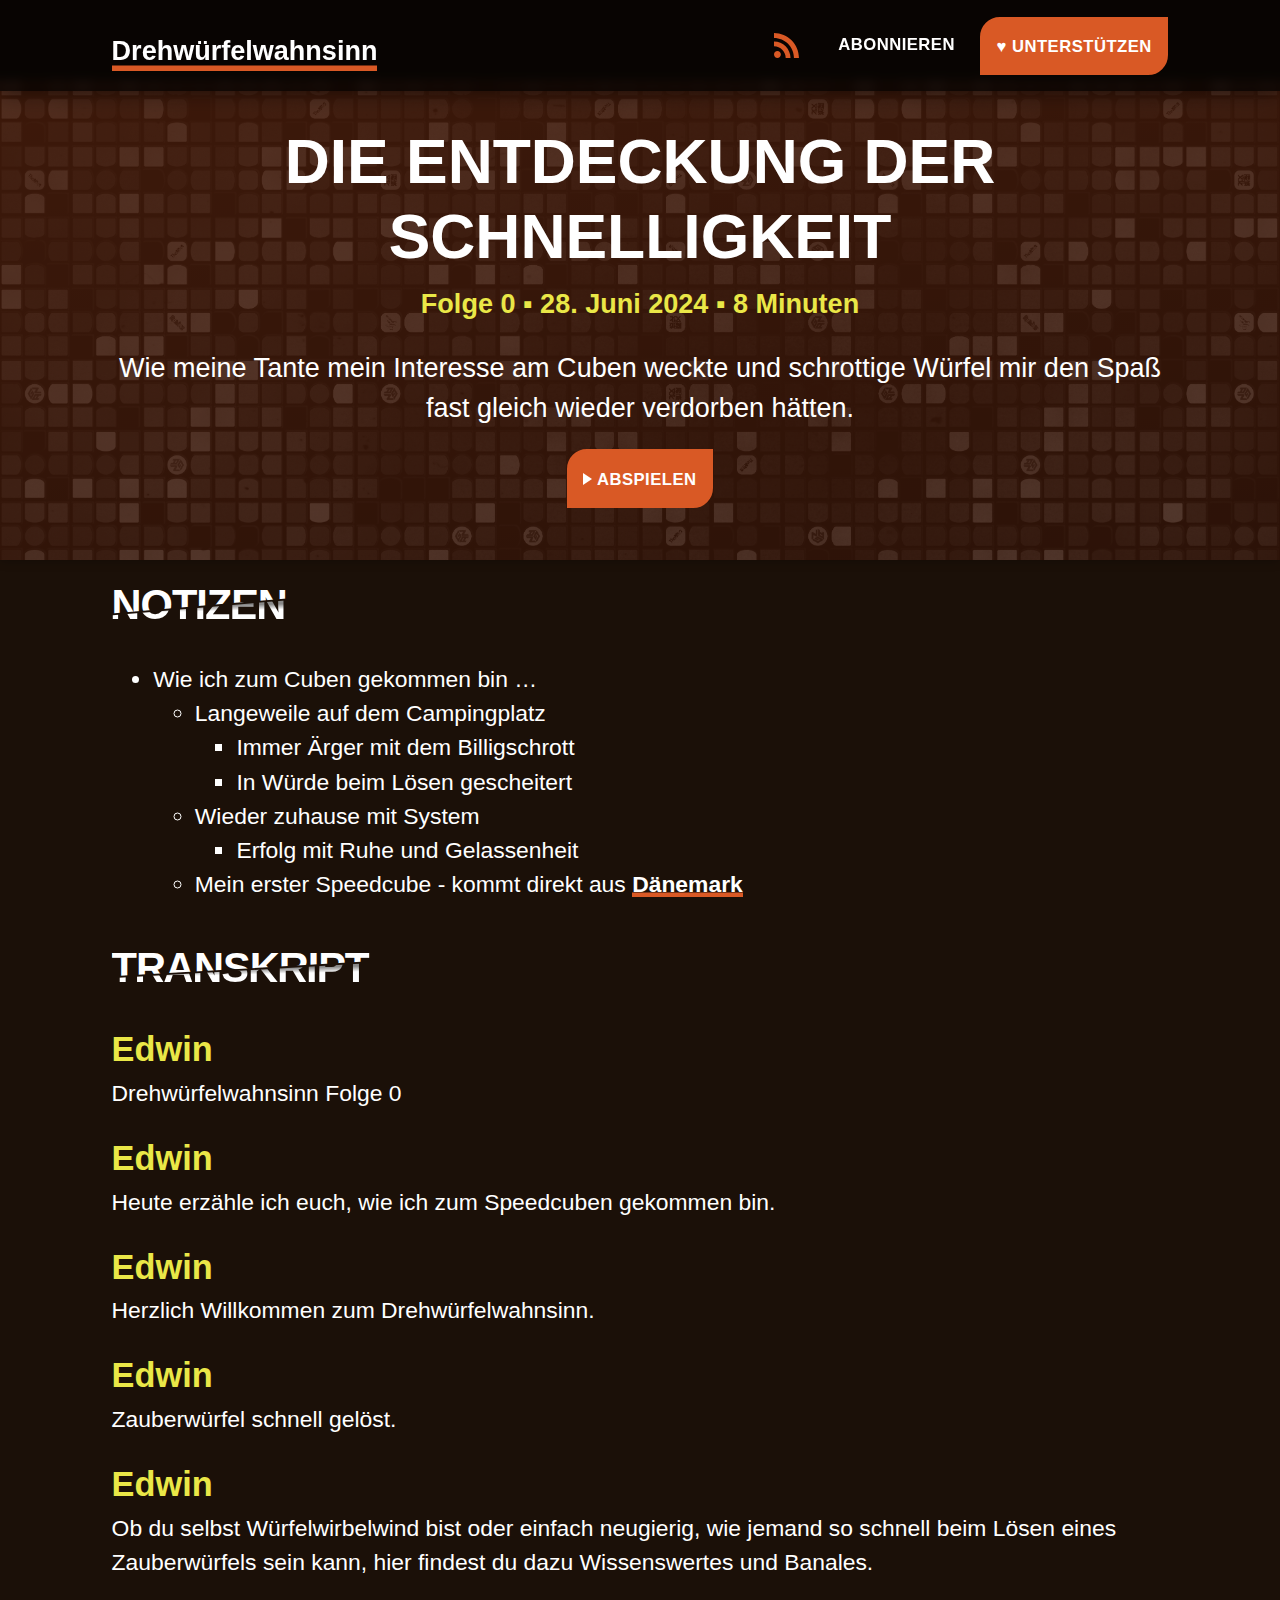
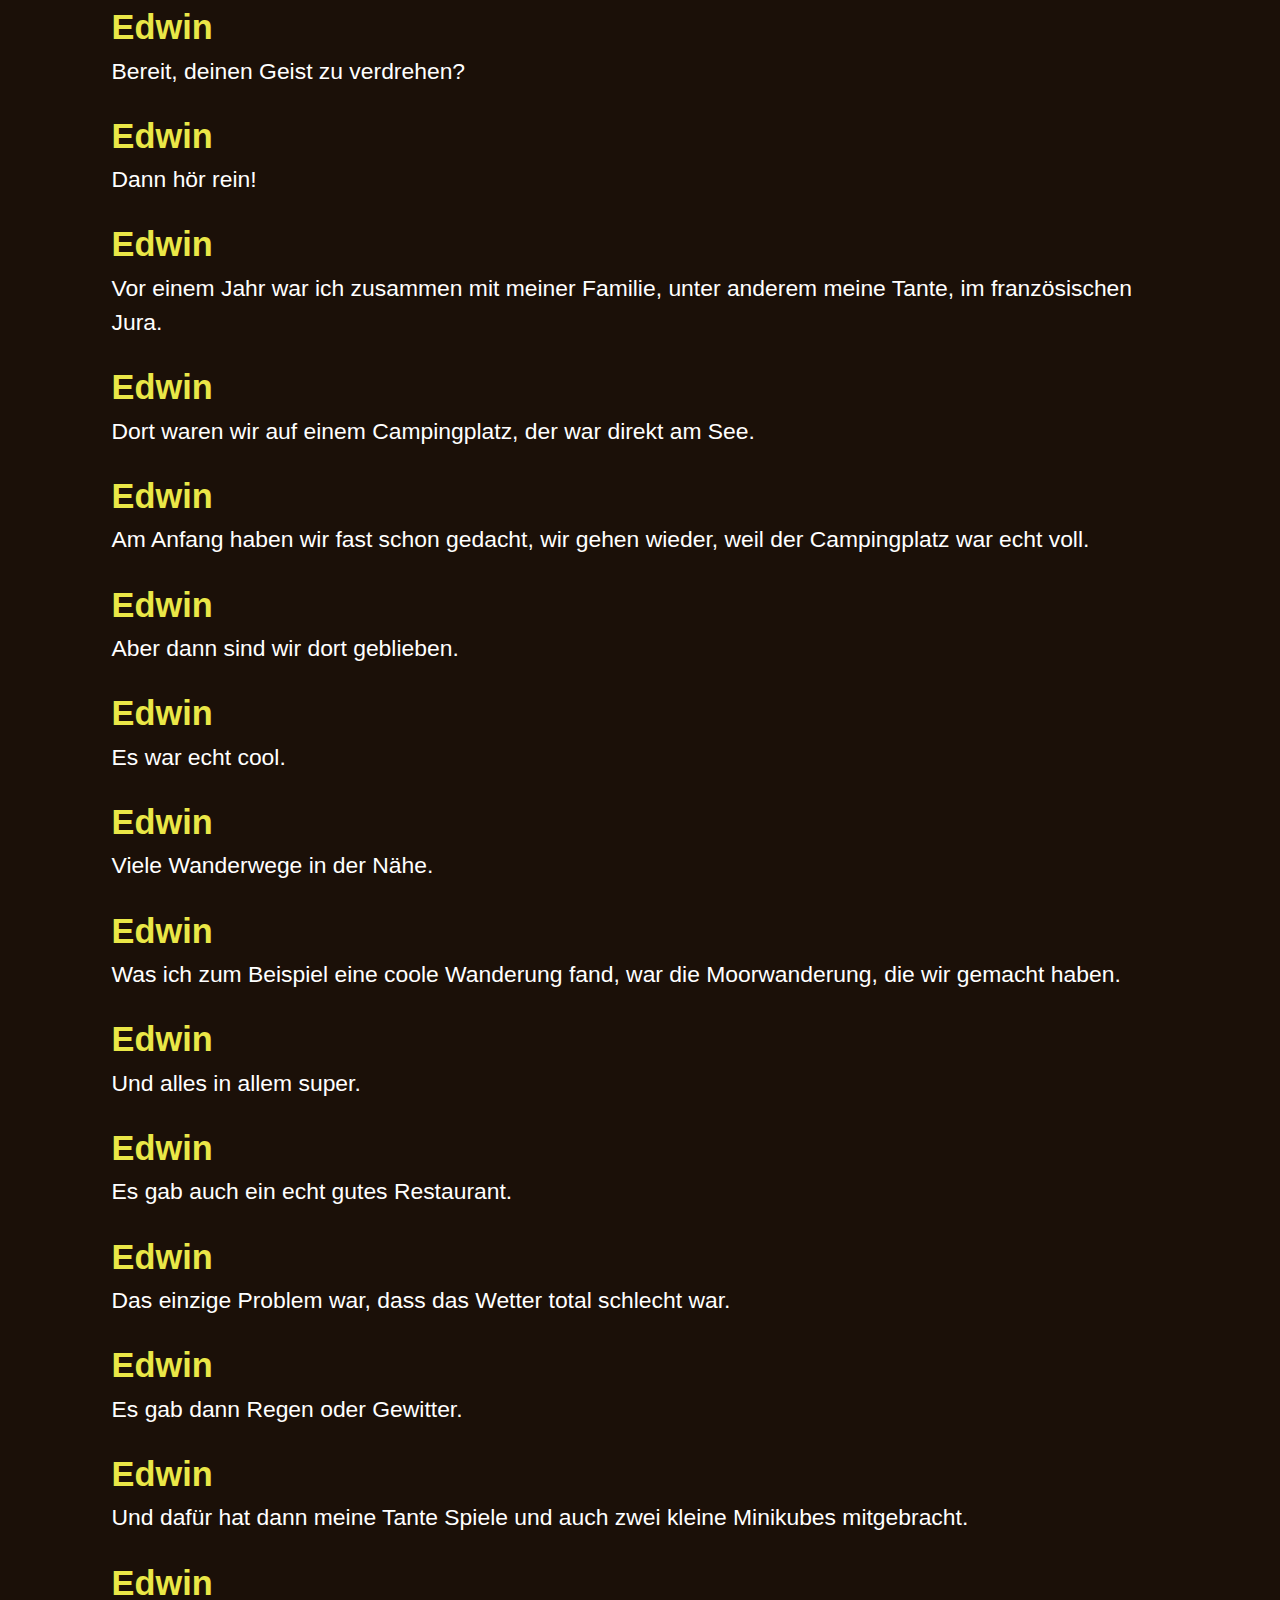
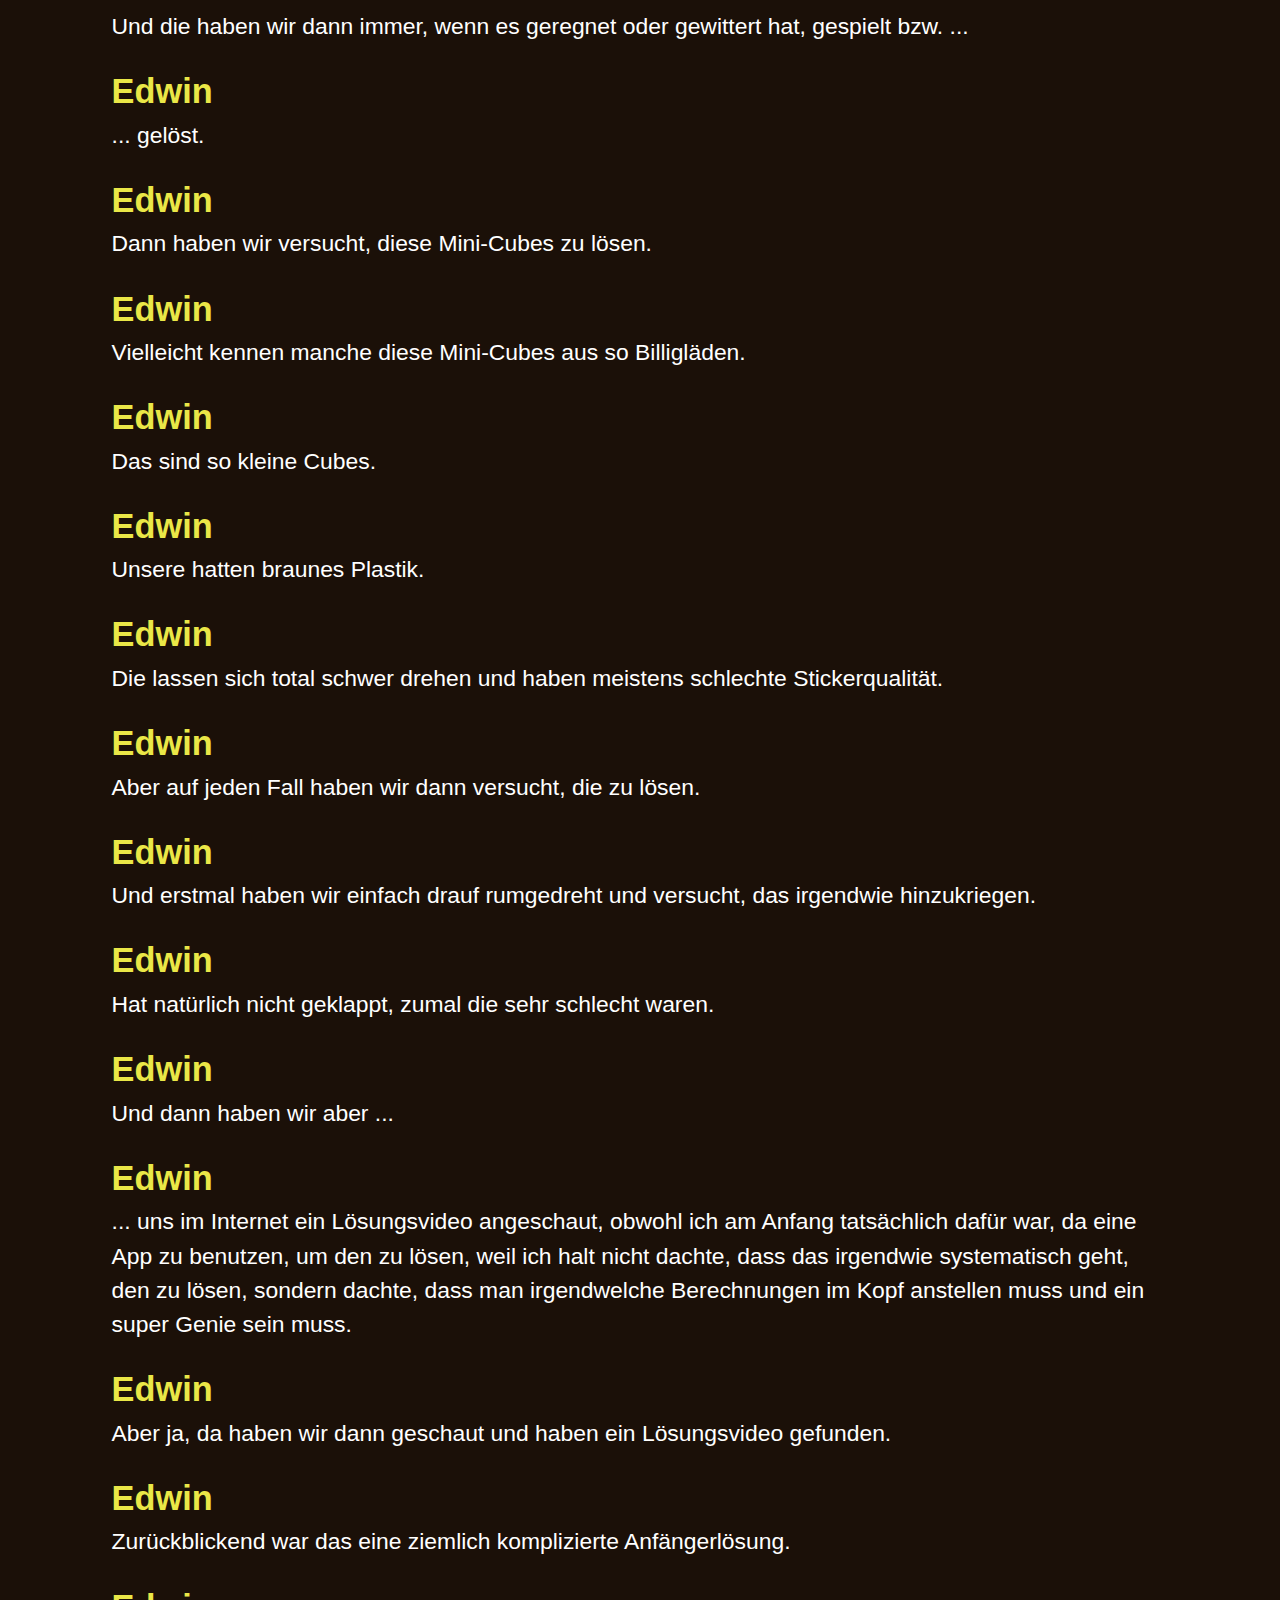
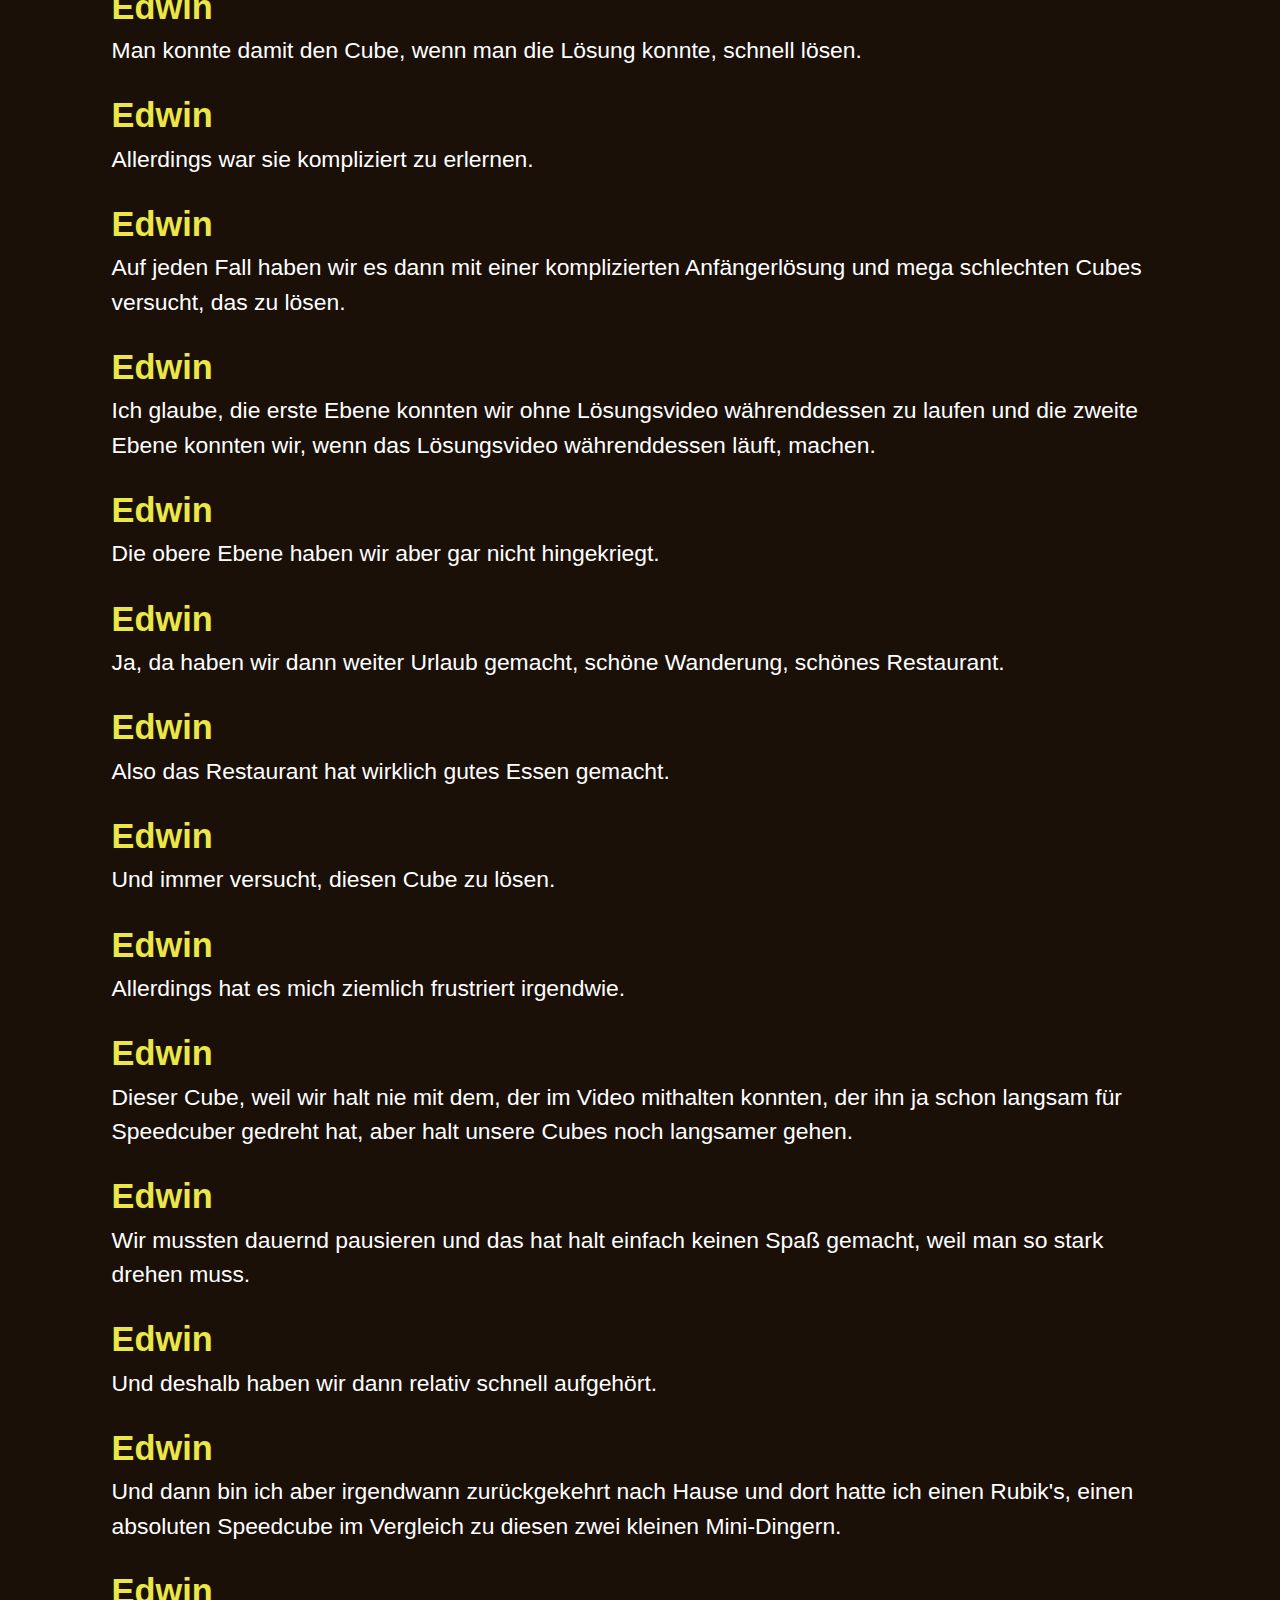
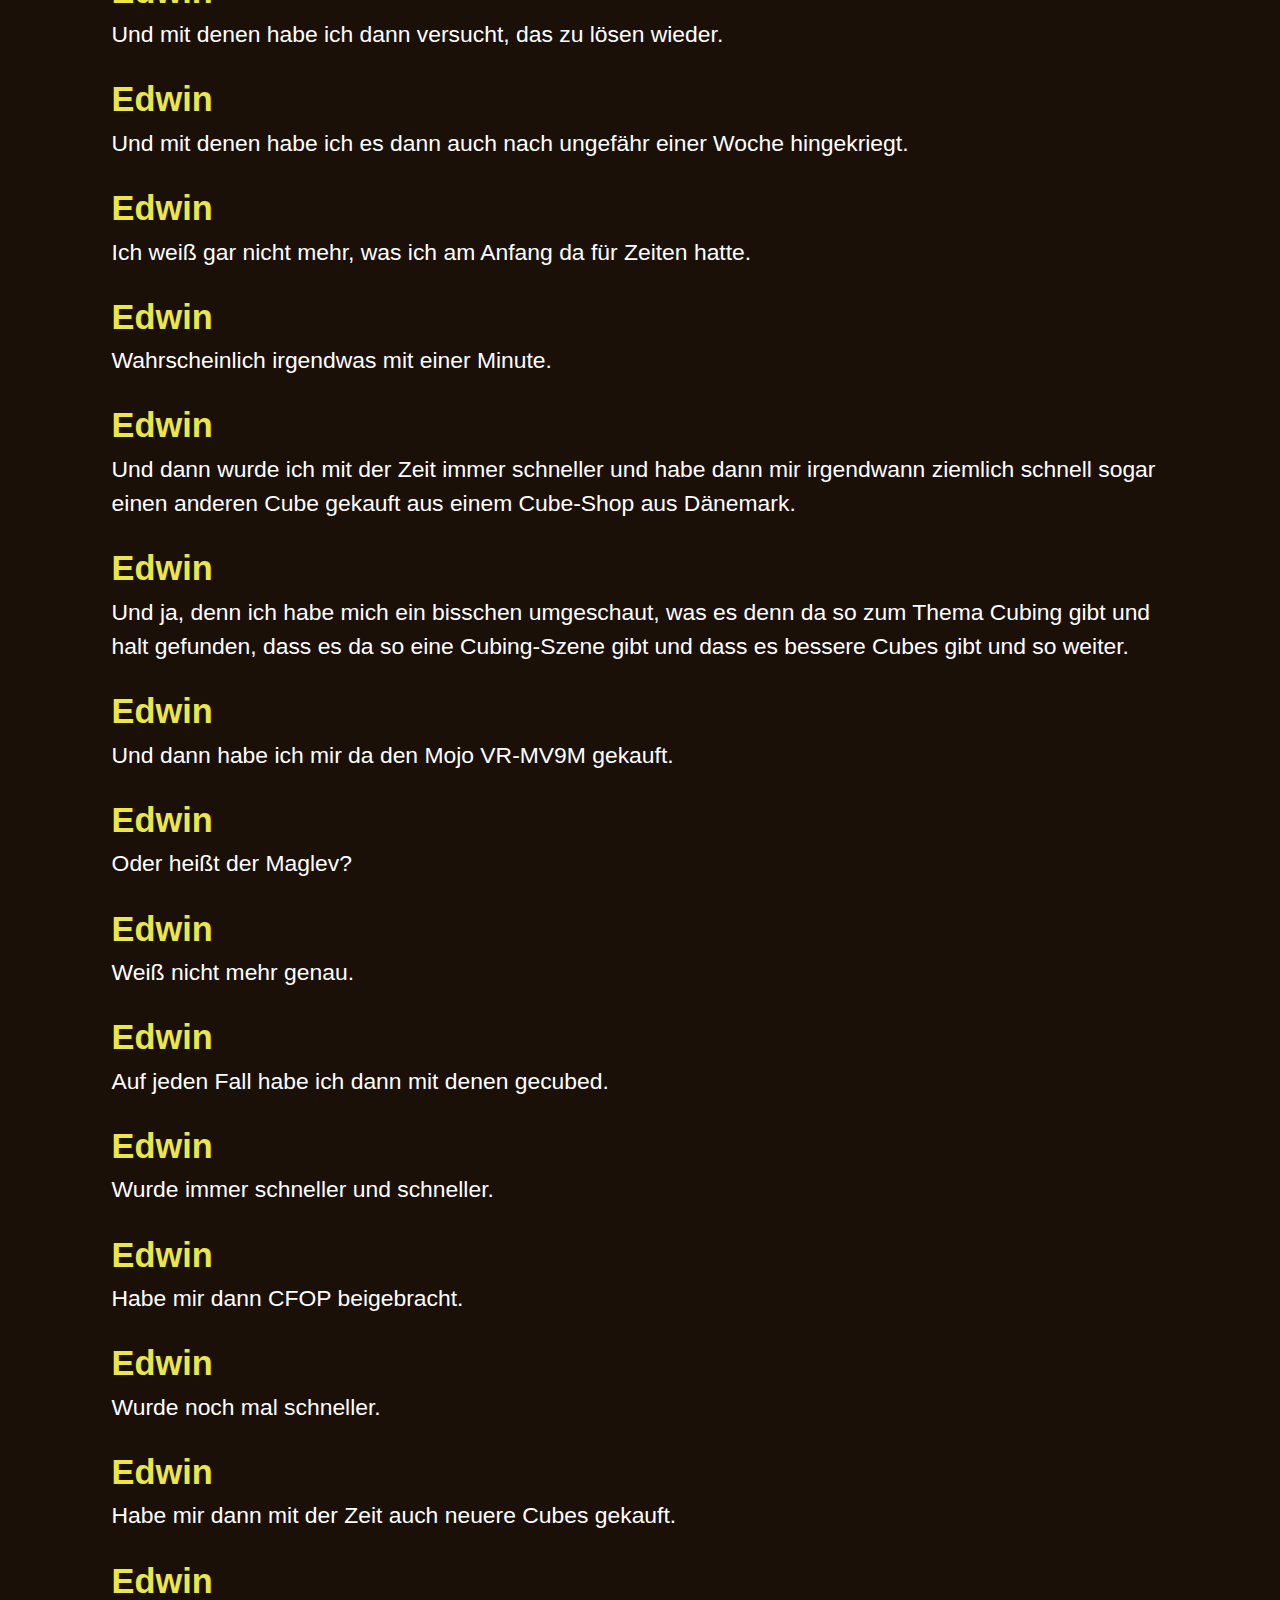
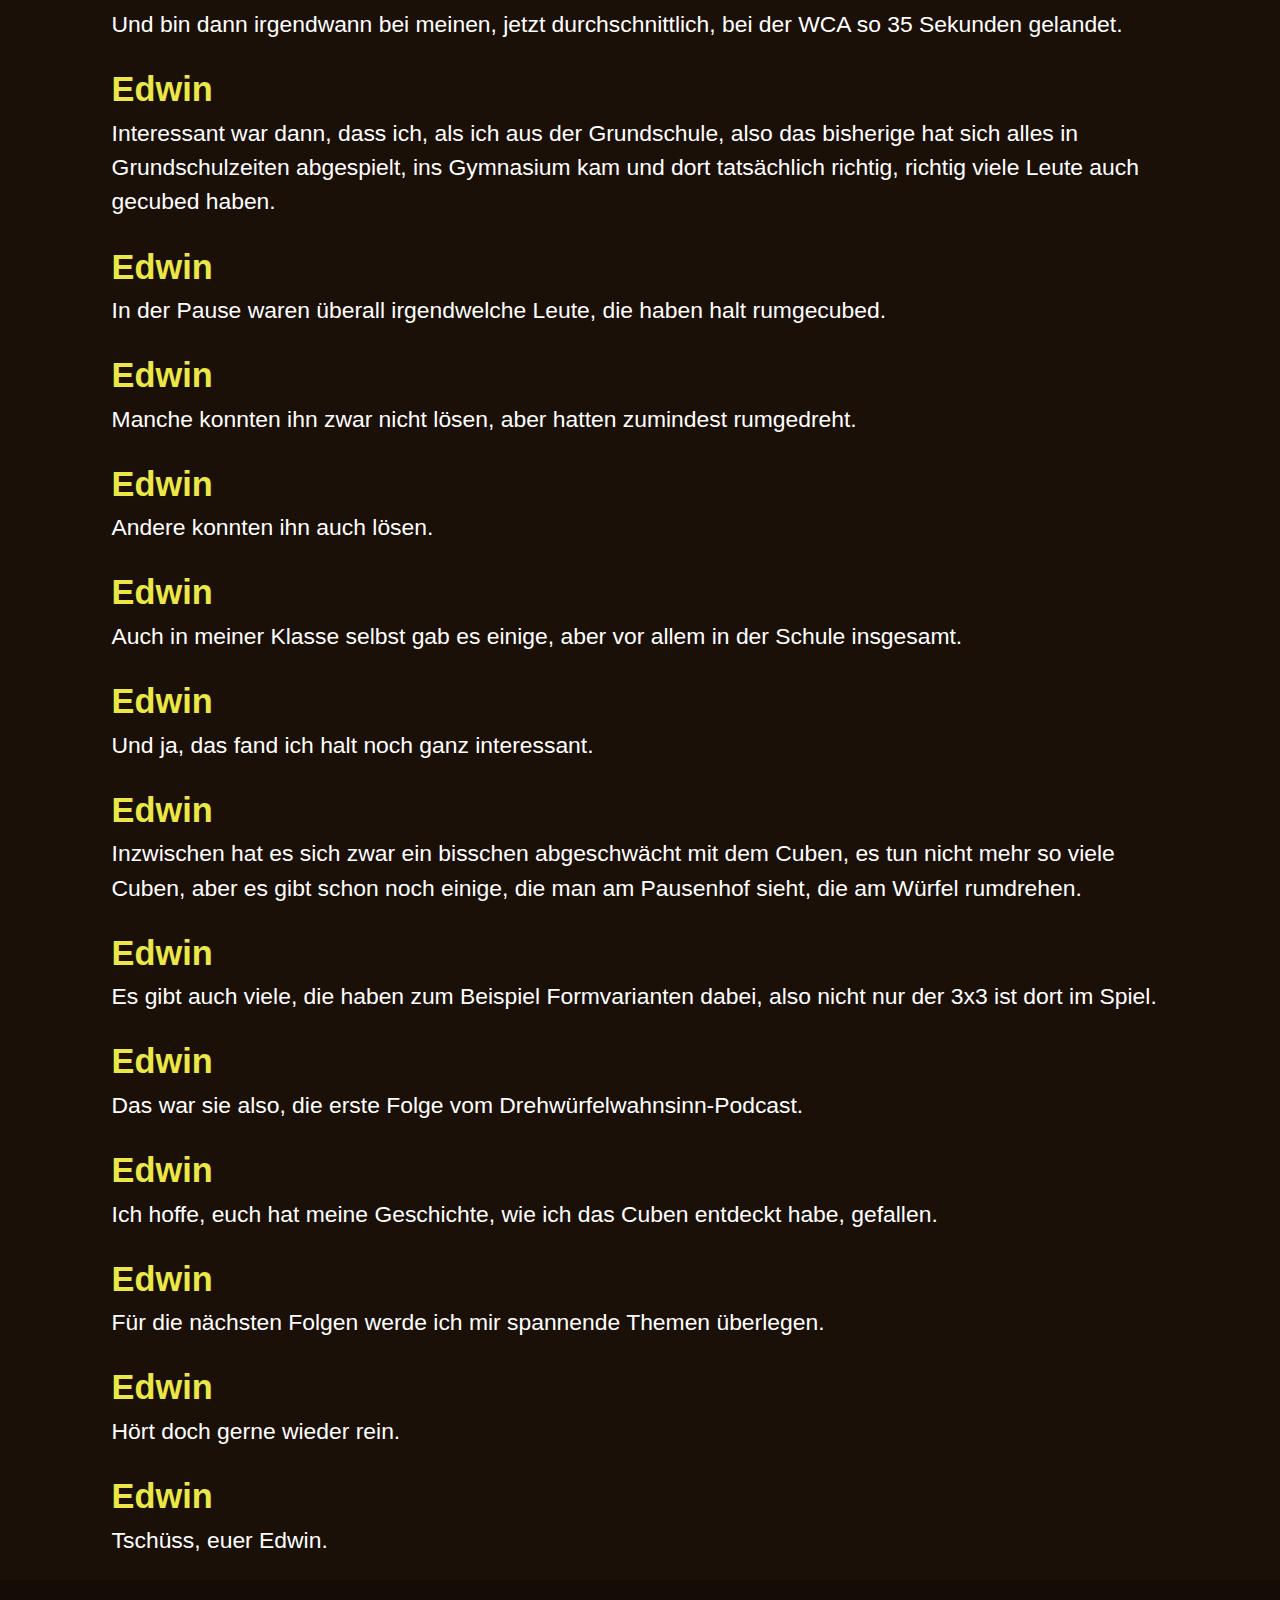
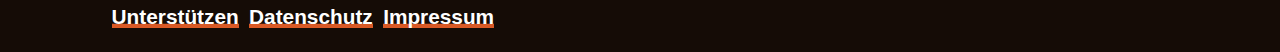
<file: episodes/die-entdeckung-der-schnelligkeit/index.html>
<!doctype html><html lang=de-DE itemscope itemtype=http://schema.org/PodcastSeries itemid=https://drehwuerfelwahnsinn.show/#podcast class=no-js><head><title>Drehwürfelwahnsinn</title><meta name=viewport content="width=device-width,initial-scale=1"><link rel=canonical href=https://drehwuerfelwahnsinn.show/episodes/die-entdeckung-der-schnelligkeit/><link rel=stylesheet href=/styles.min.8f40d6cfc9987ede708e54854530515442a009616e32647c70a448dff98d3c34a480f94a1c70083e6403e39c8d8bb2ae38ef65329a5ecdb2976afdc7afdaa71d.css integrity="sha512-j0DWz8mYft5wjlSFRTBRVEKgCWFuMmR8cKRI3/mNPDSkgPlKHHAIPmQD45yNi7KuOO9lMppezbKXav3Hr9qnHQ=="><link rel=icon type=image/png sizes=192x192 href=/~head/icon-192.png itemprop=image><link rel=icon type=image/png sizes=32x32 href=/~head/icon-32.png><link rel=icon type=image/png sizes=16x16 href=/~head/icon-16.png><link rel=apple-touch-icon sizes=57x57 href=/~head/apple-touch-icon-57.png><link rel=apple-touch-icon sizes=60x60 href=/~head/apple-touch-icon-60.png><link rel=apple-touch-icon sizes=72x72 href=/~head/apple-touch-icon-72.png><link rel=apple-touch-icon sizes=76x76 href=/~head/apple-touch-icon-76.png><link rel=apple-touch-icon sizes=114x114 href=/~head/apple-touch-icon-114.png><link rel=apple-touch-icon sizes=120x120 href=/~head/apple-touch-icon-120.png><link rel=apple-touch-icon sizes=144x144 href=/~head/apple-touch-icon-144.png><link rel=apple-touch-icon sizes=152x152 href=/~head/apple-touch-icon-152.png><link rel=apple-touch-icon sizes=180x180 href=/~head/apple-touch-icon-180.png><meta name=msapplication-square70x70logo content="/~head/msapplication-70.png"><meta name=msapplication-square150x150logo content="/~head/msapplication-150.png"><meta name=msapplication-square310x310logo content="/~head/msapplication-310.png"><meta name=msapplication-TileImage content="/~head/msapplication-144.png"><meta name=msapplication-TileColor content="#ffffff"><script src=/scripts.min.9a7395e512b2558fe624fef1316a34e67ce91cf936f7faee40918ef10412c352ea6fbf3603b2afd98f5bb2fc323017cc57c236af6499d2903d3ee7e542ba4316.js integrity="sha512-mnOV5RKyVY/mJP7xMWo05nzpHPk29/ruQJGO8QQSw1Lqb782A7Kv2Y9bsvwyMBfMV8I2r2SZ0pA9PuflQrpDFg=="></script><link rel=prefetch href=https://drehwuerfelwahnsinn.show/~podplayer/config.json><link rel=prefetch href=https://drehwuerfelwahnsinn.show/~podplayer/template.html><link rel=prefetch href=https://drehwuerfelwahnsinn.show/~podplayer/styles.css></head><body class=site><header><section class=header><nav class="container row align-items-center" role=navigation aria-label=Hauptnavigation><div class="col header__logo"><a href=https://drehwuerfelwahnsinn.show/ rel=home itemprop=url><span class=sr-only>Drehwürfelwahnsinn Startseite</span>
<span class="shortname d-none d-md-block" aria-hidden=true>Drehwürfelwahnsinn</span>
<img class="logo d-md-none" src=/~header/logo-48.png alt=Drehwürfelwahnsinn itemprop=logo></a></div><div class="col-auto header__actions btn-toolbar justify-content-end" role=toolbar><a class="btn btn-de-emphasize w-auto d-inline-block me-2" href=https://drehwuerfelwahnsinn.show/episodes/index.xml itemprop=webFeed><span class=sr-only>Drehwürfelwahnsinn Feed</span>
<svg class="icon" viewBox="0 0 24 24"><path d="M19.199 24C19.199 13.467 10.533 4.8.0 4.8V0c13.165.0 24 10.835 24 24h-4.801zM3.291 17.415c1.814.0 3.293 1.479 3.293 3.295.0 1.813-1.485 3.29-3.301 3.29C1.47 24 0 22.526.0 20.71s1.475-3.294 3.291-3.295zM15.909 24h-4.665c0-6.169-5.075-11.245-11.244-11.245V8.09c8.727.0 15.909 7.184 15.909 15.91z"/></svg>
</a><a aria-label="Drehwürfelwahnsinn Podcast abonnieren" title="Drehwürfelwahnsinn Podcast abonnieren" class="btn btn-de-emphasize w-auto d-inline-block me-2" href=/abonnieren/><span class=d-md-none><svg class="icon" xmlns:dc="http://purl.org/dc/elements/1.1/" xmlns:cc="http://creativecommons.org/ns#" xmlns:rdf="http://www.w3.org/1999/02/22-rdf-syntax-ns#" xmlns:svg="http://www.w3.org/2000/svg" id="svg6" viewBox="0 0 16.821609 18.550343" role="img"><defs id="defs10"/><path id="path4" d="m8.4107149.001c2.3360001.0 4.4480001.902 6.0560001 2.587 1.224 1.272 1.912 2.619 2.264 4.392.12.59.12 2.2.007 2.864-.374161 2.1105-1.531311 4.001941-3.24 5.296-.608.46-2.096 1.261-2.336 1.261-.088.0-.096-.091-.056-.46.072-.592.144-.715.48-.856.536-.224 1.448-.874 2.008-1.435.976314-.97575 1.670201-2.197654 2.008-3.536.208-.824.184-2.656-.048-3.504-.728-2.696-2.928-4.792-5.6240001-5.352-.784-.16-2.208-.16-3 0-2.728.56-4.984 2.76-5.672 5.528-.184.752-.184 2.584.0 3.336.456 1.832 1.64 3.512 3.192 4.512.304.2.672.408.824.472.336.144.408.264.472.856.04.36.03.464-.056.464-.056.0-.464-.176-.896-.384l-.04-.03C2.2817149 14.796.69771486 12.738.12171486 10c-.144-.706-.168-2.392-.03-3.04.36-1.74 1.04800004-3.1 2.19200004-4.304 1.648-1.737 3.768-2.656 6.128-2.656zm.134 2.81c.409.004.803.04 1.106.106 2.7840001.62 4.7600001 3.408 4.3760001 6.174-.152 1.114-.536 2.03-1.216 2.88-.336.43-1.152 1.15-1.296 1.15-.023.0-.048-.272-.048-.603v-.605l.416-.496c1.568-1.878 1.456-4.502-.256-6.224-.664-.67-1.432-1.064-2.4240001-1.246-.64-.118-.776-.118-1.448-.008-1.02.167-1.81.562-2.512 1.256-1.72 1.704-1.832 4.342-.264 6.222l.413.496v.608c0 .336-.027.608-.06.608-.03.0-.264-.16-.512-.36l-.034-.011c-.832-.664-1.568-1.842-1.872-2.997-.184-.698-.184-2.024.008-2.72.504-1.878 1.888-3.335 3.808-4.019.41-.145 1.133-.22 1.814-.211zm-.13 2.99c.31.0.62.06.844.178.488.253.8880001.745 1.0400001 1.259.464 1.578-1.2080001 2.96-2.7200001 2.254h-.015c-.712-.331-1.096-.956-1.104-1.77.0-.733.408-1.371 1.112-1.745.224-.117.534-.176.844-.176zm-.011 4.728c.988-.004 1.7060001.349 1.9700001.97.198.464.124 1.932-.218 4.302-.2320001 1.656-.3600001 2.074-.6800001 2.356-.44.39-1.064.498-1.656.288h-.003c-.716-.257-.87-.605-1.164-2.644-.341-2.37-.416-3.838-.218-4.302.262-.616.974-.966 1.97-.97z"/></svg></span><span class="d-none d-md-inline-block">Abonnieren</span></a>
<a href=https://drehwuerfelwahnsinn.show//unterstuetzen class="btn btn-primary ms-2 ms-md-0 w-auto d-inline-block" rel=noopener data-pjax-state><span aria-hidden=true>♥︎ </span><span class="d-none d-md-inline-block">Unterstützen</span></a></div></nav></section></header><section class=banner id=banner><div class=banner__background></div><div class=container><h1 itemprop=name>Die Entdeckung der Schnelligkeit</h1><h4 itemprop=meta>Folge <span itemprop=episodeNumber>0</span> ▪ <time class=published datetime=2023-12-24T17:00:00+01:00 pubdate=pubdate>28. Juni 2024</time> ▪ 8 Minuten</h4><div itemprop=description class=subtitle><p><p>Wie meine Tante mein Interesse am Cuben weckte und schrottige Würfel mir den Spaß fast gleich wieder verdorben hätten.</p></p></div><div class="btn-toolbar justify-content-center" role=toolbar><div class=player data-episode=https://drehwuerfelwahnsinn.show/episodes/die-entdeckung-der-schnelligkeit/index.json data-config=https://drehwuerfelwahnsinn.show/~podplayer/config.json><audio id=player_audio_a61396ffe32838e8c40124aa8f265f4e5eb23c26323890e4e19841ef2128ff0e class=player_audio controls preload=none><source src=https://drehwuerfelwahnsinn.show/0-die-entdeckung-der-schnelligkeit.mp3 type=audio/mpeg></audio><a class="player-button btn btn-primary" href=#show-player><span class=sr-only>Folge 0. Veröffentlicht
am 28. Juni 2024. Spielzeit 8 Minuten.</span>
<i class=play-icon></i> Abspielen</a></div></div></div></section><section class="main container"><div id=podplayer><div class=podplayer__slot data-template=https://drehwuerfelwahnsinn.show/~podplayer/template.html></div><div id=podplayer__spinner class="d-flex justify-content-center"><div class=spinner-border role=status><span class=visually-hidden>Loading ...</span></div></div></div><h2 class="main-headline sliced" data-sliced=Notizen><div>Notizen</div></h2><ul><li>Wie ich zum Cuben gekommen bin …<ul><li>Langeweile auf dem Campingplatz<ul><li>Immer Ärger mit dem Billigschrott</li><li>In Würde beim Lösen gescheitert</li></ul></li><li>Wieder zuhause mit System<ul><li>Erfolg mit Ruhe und Gelassenheit</li></ul></li><li>Mein erster Speedcube - kommt direkt aus <a href=https://mastercubestore.de>Dänemark</a></li></ul></li></ul><h2 class="main-headline sliced" data-sliced=Transkript><div>Transkript</div></h2><dl><dt>Edwin</dt><dd>Drehwürfelwahnsinn Folge 0</dd></dl><dl><dt>Edwin</dt><dd>Heute erzähle ich euch, wie ich zum Speedcuben gekommen bin.</dd></dl><dl><dt>Edwin</dt><dd>Herzlich Willkommen zum Drehwürfelwahnsinn.</dd></dl><dl><dt>Edwin</dt><dd>Zauberwürfel schnell gelöst.</dd></dl><dl><dt>Edwin</dt><dd>Ob du selbst Würfelwirbelwind bist oder einfach neugierig, wie jemand so schnell beim Lösen eines Zauberwürfels sein kann, hier findest du dazu Wissenswertes und Banales.</dd></dl><dl><dt>Edwin</dt><dd>Bereit, deinen Geist zu verdrehen?</dd></dl><dl><dt>Edwin</dt><dd>Dann hör rein!</dd></dl><dl><dt>Edwin</dt><dd>Vor einem Jahr war ich zusammen mit meiner Familie, unter anderem meine Tante, im französischen Jura.</dd></dl><dl><dt>Edwin</dt><dd>Dort waren wir auf einem Campingplatz, der war direkt am See.</dd></dl><dl><dt>Edwin</dt><dd>Am Anfang haben wir fast schon gedacht, wir gehen wieder, weil der Campingplatz war echt voll.</dd></dl><dl><dt>Edwin</dt><dd>Aber dann sind wir dort geblieben.</dd></dl><dl><dt>Edwin</dt><dd>Es war echt cool.</dd></dl><dl><dt>Edwin</dt><dd>Viele Wanderwege in der Nähe.</dd></dl><dl><dt>Edwin</dt><dd>Was ich zum Beispiel eine coole Wanderung fand, war die Moorwanderung, die wir gemacht haben.</dd></dl><dl><dt>Edwin</dt><dd>Und alles in allem super.</dd></dl><dl><dt>Edwin</dt><dd>Es gab auch ein echt gutes Restaurant.</dd></dl><dl><dt>Edwin</dt><dd>Das einzige Problem war, dass das Wetter total schlecht war.</dd></dl><dl><dt>Edwin</dt><dd>Es gab dann Regen oder Gewitter.</dd></dl><dl><dt>Edwin</dt><dd>Und dafür hat dann meine Tante Spiele und auch zwei kleine Minikubes mitgebracht.</dd></dl><dl><dt>Edwin</dt><dd>Und die haben wir dann immer, wenn es geregnet oder gewittert hat, gespielt bzw. ...</dd></dl><dl><dt>Edwin</dt><dd>... gelöst.</dd></dl><dl><dt>Edwin</dt><dd>Dann haben wir versucht, diese Mini-Cubes zu lösen.</dd></dl><dl><dt>Edwin</dt><dd>Vielleicht kennen manche diese Mini-Cubes aus so Billigläden.</dd></dl><dl><dt>Edwin</dt><dd>Das sind so kleine Cubes.</dd></dl><dl><dt>Edwin</dt><dd>Unsere hatten braunes Plastik.</dd></dl><dl><dt>Edwin</dt><dd>Die lassen sich total schwer drehen und haben meistens schlechte Stickerqualität.</dd></dl><dl><dt>Edwin</dt><dd>Aber auf jeden Fall haben wir dann versucht, die zu lösen.</dd></dl><dl><dt>Edwin</dt><dd>Und erstmal haben wir einfach drauf rumgedreht und versucht, das irgendwie hinzukriegen.</dd></dl><dl><dt>Edwin</dt><dd>Hat natürlich nicht geklappt, zumal die sehr schlecht waren.</dd></dl><dl><dt>Edwin</dt><dd>Und dann haben wir aber ...</dd></dl><dl><dt>Edwin</dt><dd>... uns im Internet ein Lösungsvideo angeschaut, obwohl ich am Anfang tatsächlich dafür war, da eine App zu benutzen, um den zu lösen, weil ich halt nicht dachte, dass das irgendwie systematisch geht, den zu lösen, sondern dachte, dass man irgendwelche Berechnungen im Kopf anstellen muss und ein super Genie sein muss.</dd></dl><dl><dt>Edwin</dt><dd>Aber ja, da haben wir dann geschaut und haben ein Lösungsvideo gefunden.</dd></dl><dl><dt>Edwin</dt><dd>Zurückblickend war das eine ziemlich komplizierte Anfängerlösung.</dd></dl><dl><dt>Edwin</dt><dd>Man konnte damit den Cube, wenn man die Lösung konnte, schnell lösen.</dd></dl><dl><dt>Edwin</dt><dd>Allerdings war sie kompliziert zu erlernen.</dd></dl><dl><dt>Edwin</dt><dd>Auf jeden Fall haben wir es dann mit einer komplizierten Anfängerlösung und mega schlechten Cubes versucht, das zu lösen.</dd></dl><dl><dt>Edwin</dt><dd>Ich glaube, die erste Ebene konnten wir ohne Lösungsvideo währenddessen zu laufen und die zweite Ebene konnten wir, wenn das Lösungsvideo währenddessen läuft, machen.</dd></dl><dl><dt>Edwin</dt><dd>Die obere Ebene haben wir aber gar nicht hingekriegt.</dd></dl><dl><dt>Edwin</dt><dd>Ja, da haben wir dann weiter Urlaub gemacht, schöne Wanderung, schönes Restaurant.</dd></dl><dl><dt>Edwin</dt><dd>Also das Restaurant hat wirklich gutes Essen gemacht.</dd></dl><dl><dt>Edwin</dt><dd>Und immer versucht, diesen Cube zu lösen.</dd></dl><dl><dt>Edwin</dt><dd>Allerdings hat es mich ziemlich frustriert irgendwie.</dd></dl><dl><dt>Edwin</dt><dd>Dieser Cube, weil wir halt nie mit dem, der im Video mithalten konnten, der ihn ja schon langsam für Speedcuber gedreht hat, aber halt unsere Cubes noch langsamer gehen.</dd></dl><dl><dt>Edwin</dt><dd>Wir mussten dauernd pausieren und das hat halt einfach keinen Spaß gemacht, weil man so stark drehen muss.</dd></dl><dl><dt>Edwin</dt><dd>Und deshalb haben wir dann relativ schnell aufgehört.</dd></dl><dl><dt>Edwin</dt><dd>Und dann bin ich aber irgendwann zurückgekehrt nach Hause und dort hatte ich einen Rubik's, einen absoluten Speedcube im Vergleich zu diesen zwei kleinen Mini-Dingern.</dd></dl><dl><dt>Edwin</dt><dd>Und mit denen habe ich dann versucht, das zu lösen wieder.</dd></dl><dl><dt>Edwin</dt><dd>Und mit denen habe ich es dann auch nach ungefähr einer Woche hingekriegt.</dd></dl><dl><dt>Edwin</dt><dd>Ich weiß gar nicht mehr, was ich am Anfang da für Zeiten hatte.</dd></dl><dl><dt>Edwin</dt><dd>Wahrscheinlich irgendwas mit einer Minute.</dd></dl><dl><dt>Edwin</dt><dd>Und dann wurde ich mit der Zeit immer schneller und habe dann mir irgendwann ziemlich schnell sogar einen anderen Cube gekauft aus einem Cube-Shop aus Dänemark.</dd></dl><dl><dt>Edwin</dt><dd>Und ja, denn ich habe mich ein bisschen umgeschaut, was es denn da so zum Thema Cubing gibt und halt gefunden, dass es da so eine Cubing-Szene gibt und dass es bessere Cubes gibt und so weiter.</dd></dl><dl><dt>Edwin</dt><dd>Und dann habe ich mir da den Mojo VR-MV9M gekauft.</dd></dl><dl><dt>Edwin</dt><dd>Oder heißt der Maglev?</dd></dl><dl><dt>Edwin</dt><dd>Weiß nicht mehr genau.</dd></dl><dl><dt>Edwin</dt><dd>Auf jeden Fall habe ich dann mit denen gecubed.</dd></dl><dl><dt>Edwin</dt><dd>Wurde immer schneller und schneller.</dd></dl><dl><dt>Edwin</dt><dd>Habe mir dann CFOP beigebracht.</dd></dl><dl><dt>Edwin</dt><dd>Wurde noch mal schneller.</dd></dl><dl><dt>Edwin</dt><dd>Habe mir dann mit der Zeit auch neuere Cubes gekauft.</dd></dl><dl><dt>Edwin</dt><dd>Und bin dann irgendwann bei meinen, jetzt durchschnittlich, bei der WCA so 35 Sekunden gelandet.</dd></dl><dl><dt>Edwin</dt><dd>Interessant war dann, dass ich, als ich aus der Grundschule, also das bisherige hat sich alles in Grundschulzeiten abgespielt, ins Gymnasium kam und dort tatsächlich richtig, richtig viele Leute auch gecubed haben.</dd></dl><dl><dt>Edwin</dt><dd>In der Pause waren überall irgendwelche Leute, die haben halt rumgecubed.</dd></dl><dl><dt>Edwin</dt><dd>Manche konnten ihn zwar nicht lösen, aber hatten zumindest rumgedreht.</dd></dl><dl><dt>Edwin</dt><dd>Andere konnten ihn auch lösen.</dd></dl><dl><dt>Edwin</dt><dd>Auch in meiner Klasse selbst gab es einige, aber vor allem in der Schule insgesamt.</dd></dl><dl><dt>Edwin</dt><dd>Und ja, das fand ich halt noch ganz interessant.</dd></dl><dl><dt>Edwin</dt><dd>Inzwischen hat es sich zwar ein bisschen abgeschwächt mit dem Cuben, es tun nicht mehr so viele Cuben, aber es gibt schon noch einige, die man am Pausenhof sieht, die am Würfel rumdrehen.</dd></dl><dl><dt>Edwin</dt><dd>Es gibt auch viele, die haben zum Beispiel Formvarianten dabei, also nicht nur der 3x3 ist dort im Spiel.</dd></dl><dl><dt>Edwin</dt><dd>Das war sie also, die erste Folge vom Drehwürfelwahnsinn-Podcast.</dd></dl><dl><dt>Edwin</dt><dd>Ich hoffe, euch hat meine Geschichte, wie ich das Cuben entdeckt habe, gefallen.</dd></dl><dl><dt>Edwin</dt><dd>Für die nächsten Folgen werde ich mir spannende Themen überlegen.</dd></dl><dl><dt>Edwin</dt><dd>Hört doch gerne wieder rein.</dd></dl><dl><dt>Edwin</dt><dd>Tschüss, euer Edwin.</dd></dl></section><footer><section class=footer><nav class="container row" role=navigation aria-label=Navigation><div class="col footer__nav"><ul class="list-unstyled list-inline"><li><a href=https://drehwuerfelwahnsinn.show/unterstuetzen/>Unterstützen</a></li><li><a rel=privacy-policy href=https://drehwuerfelwahnsinn.show/datenschutz/>Datenschutz</a></li><li><a href=https://drehwuerfelwahnsinn.show/impressum/>Impressum</a></li></ul></div></nav></section></footer></body></html>
</file>
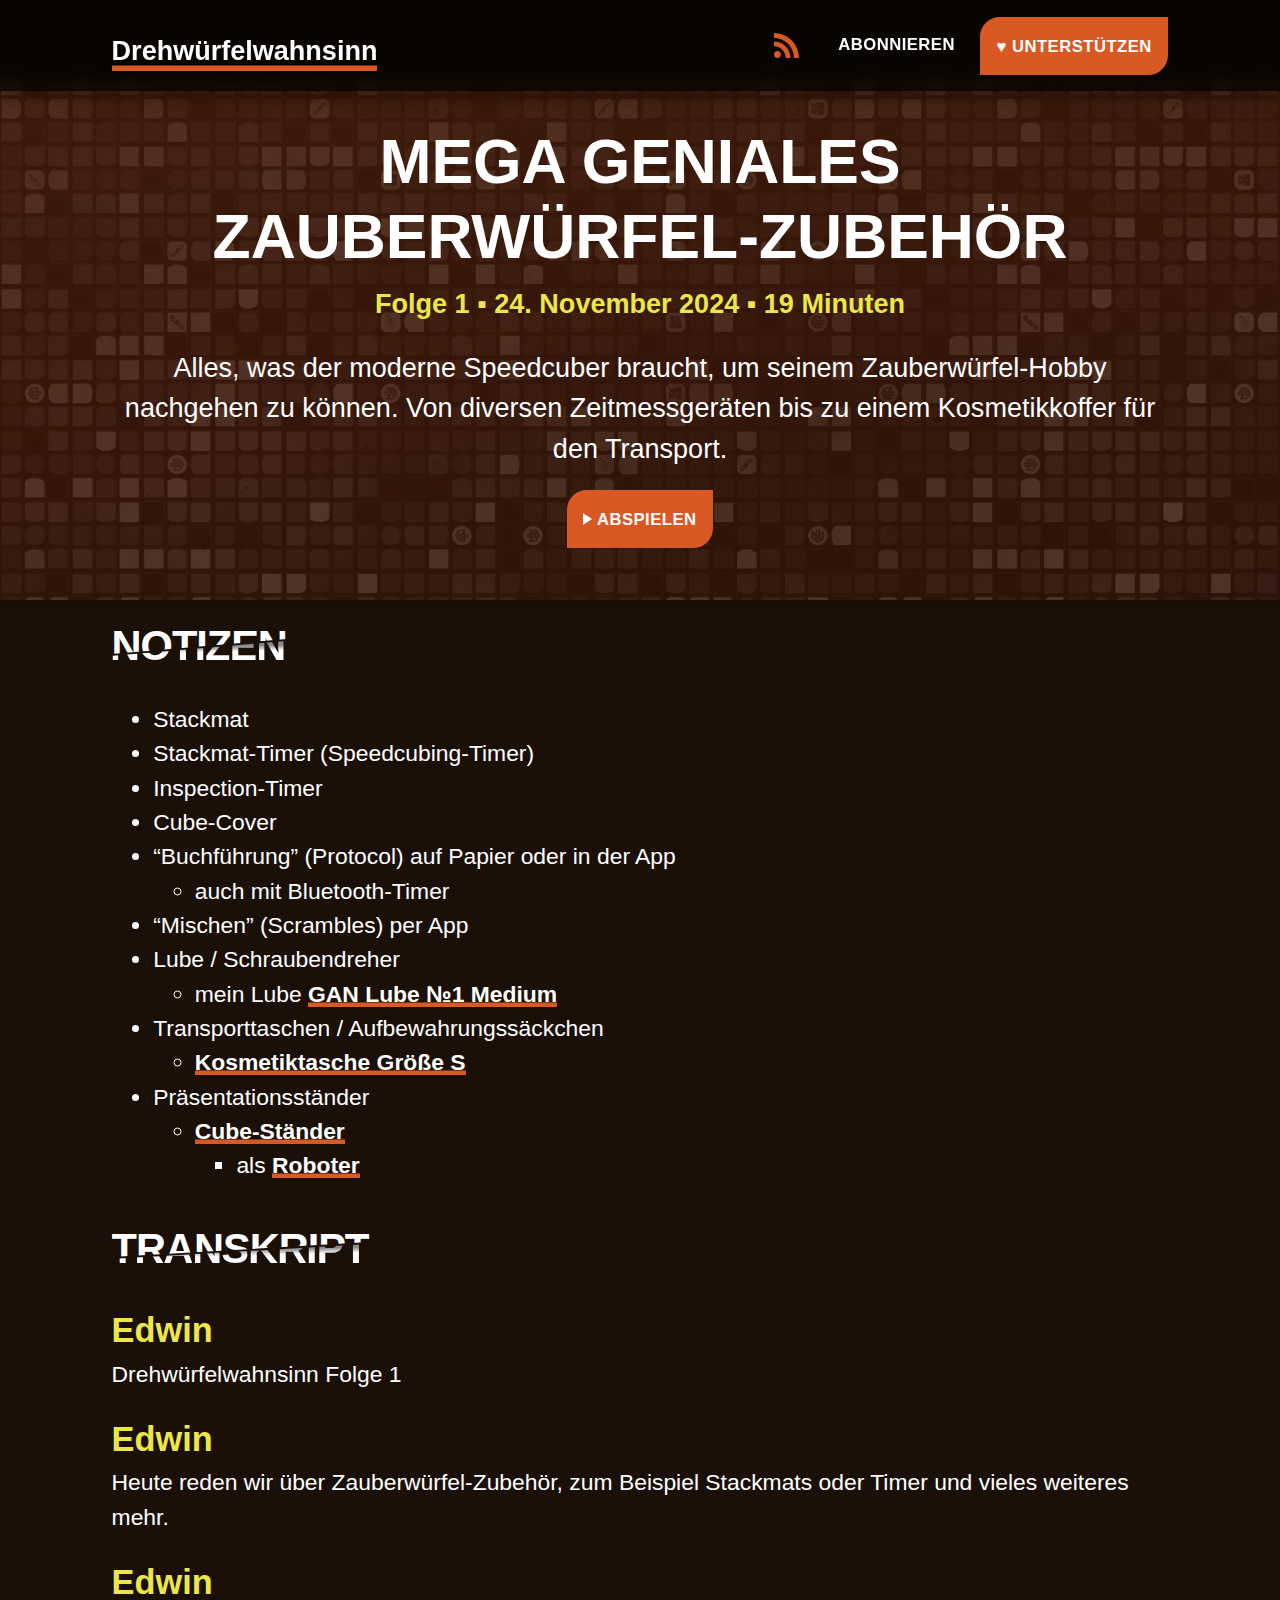
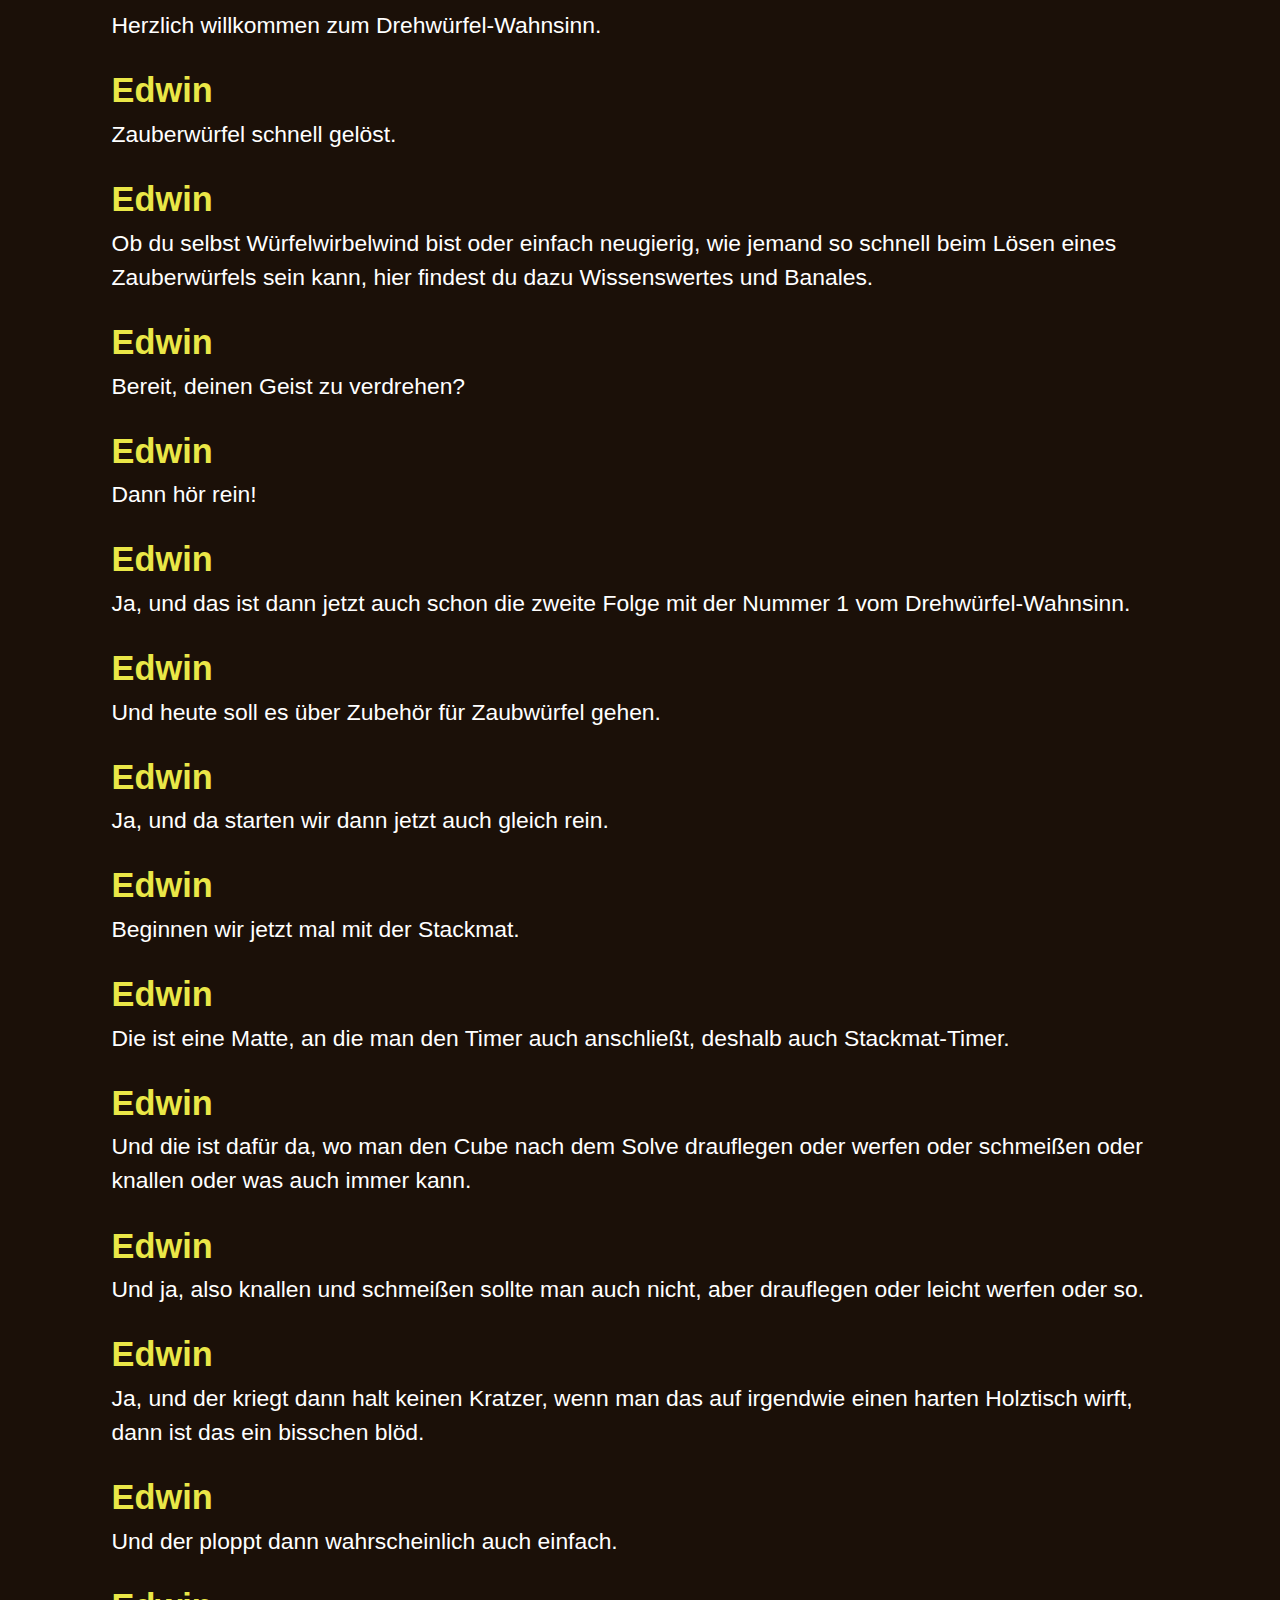
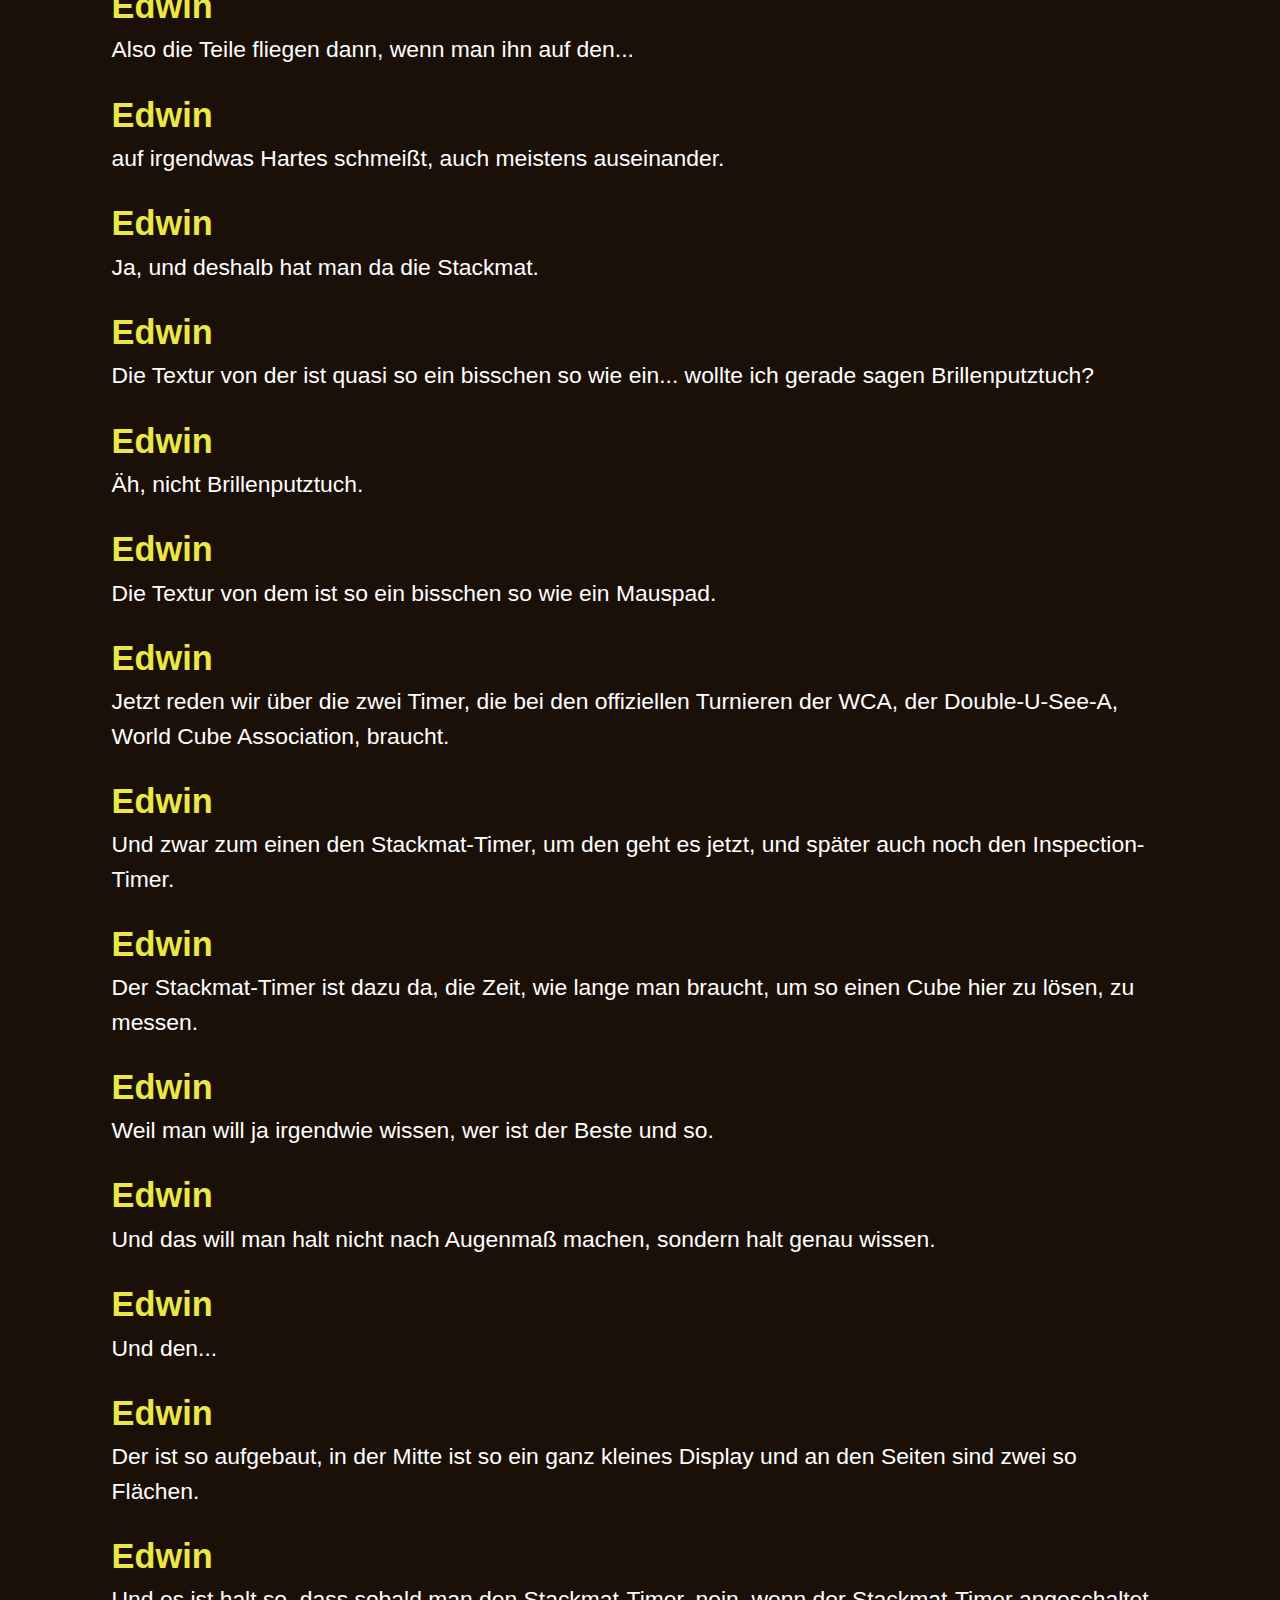
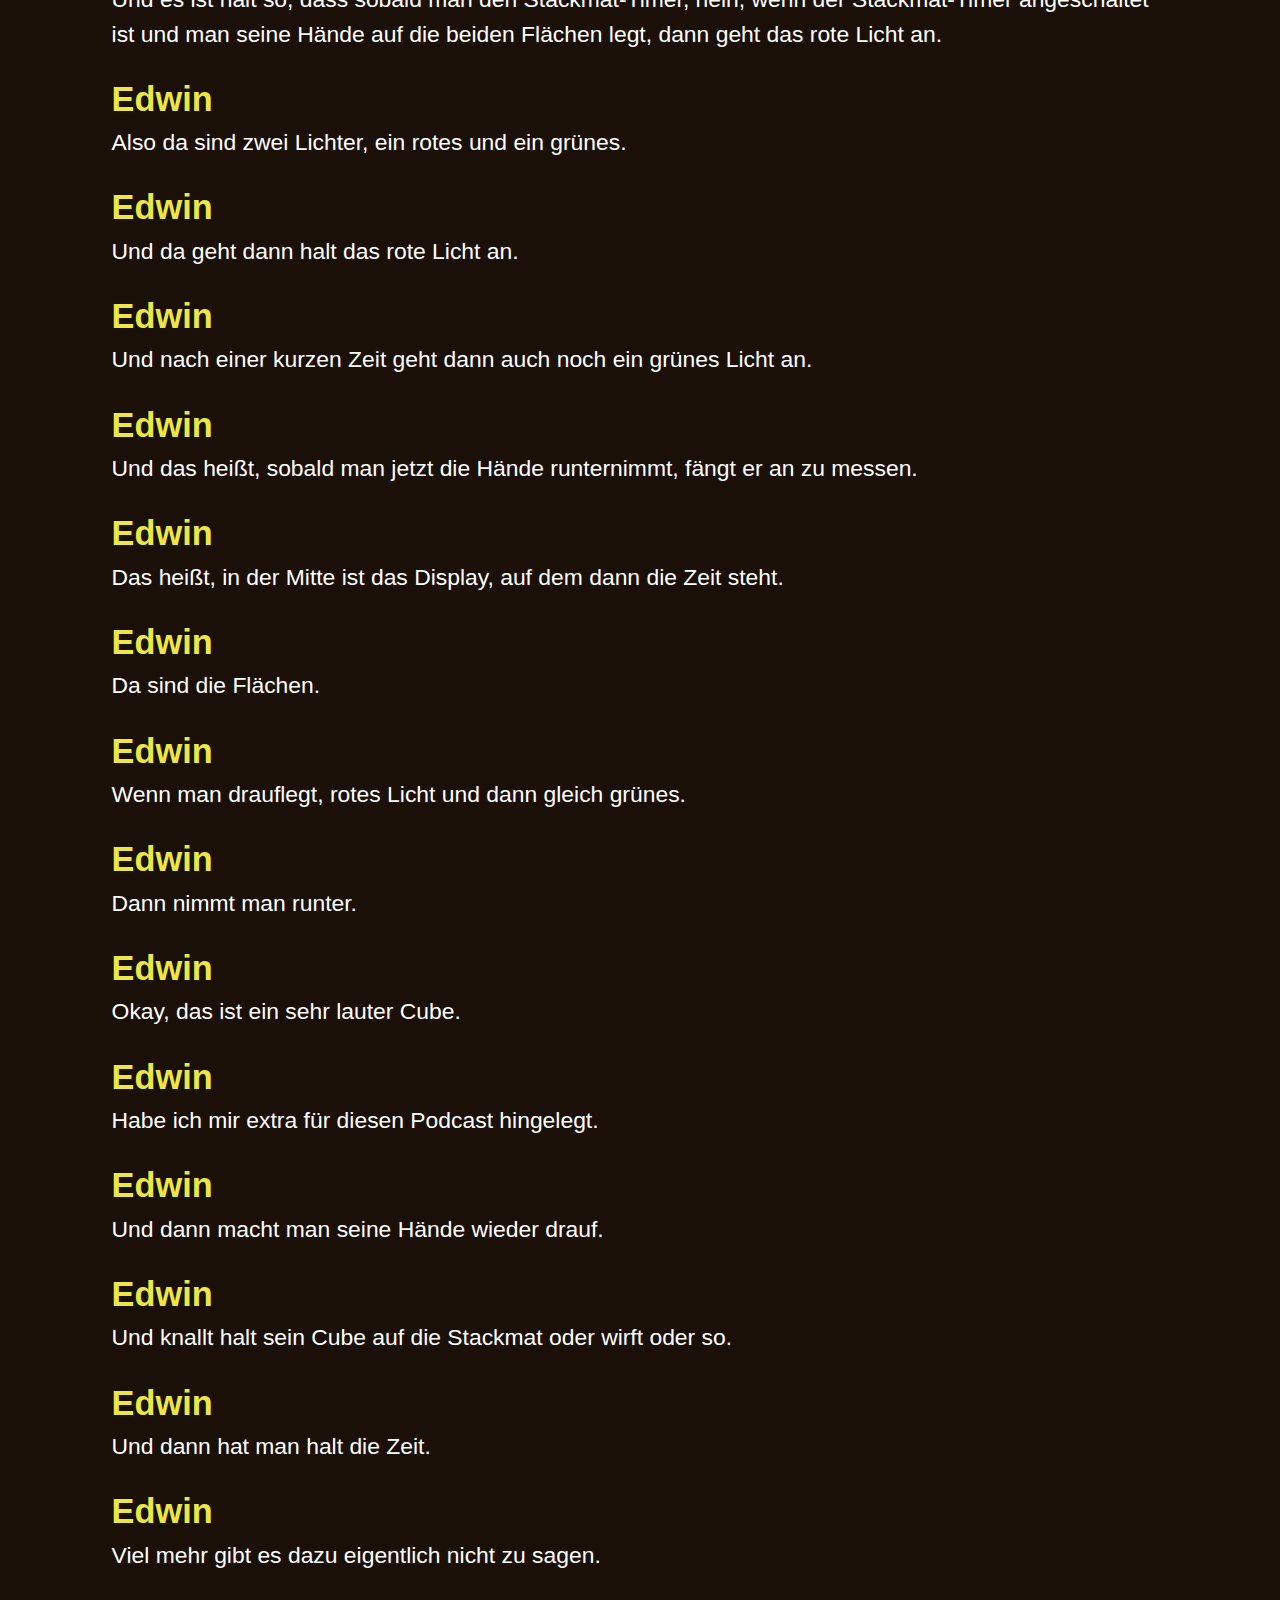
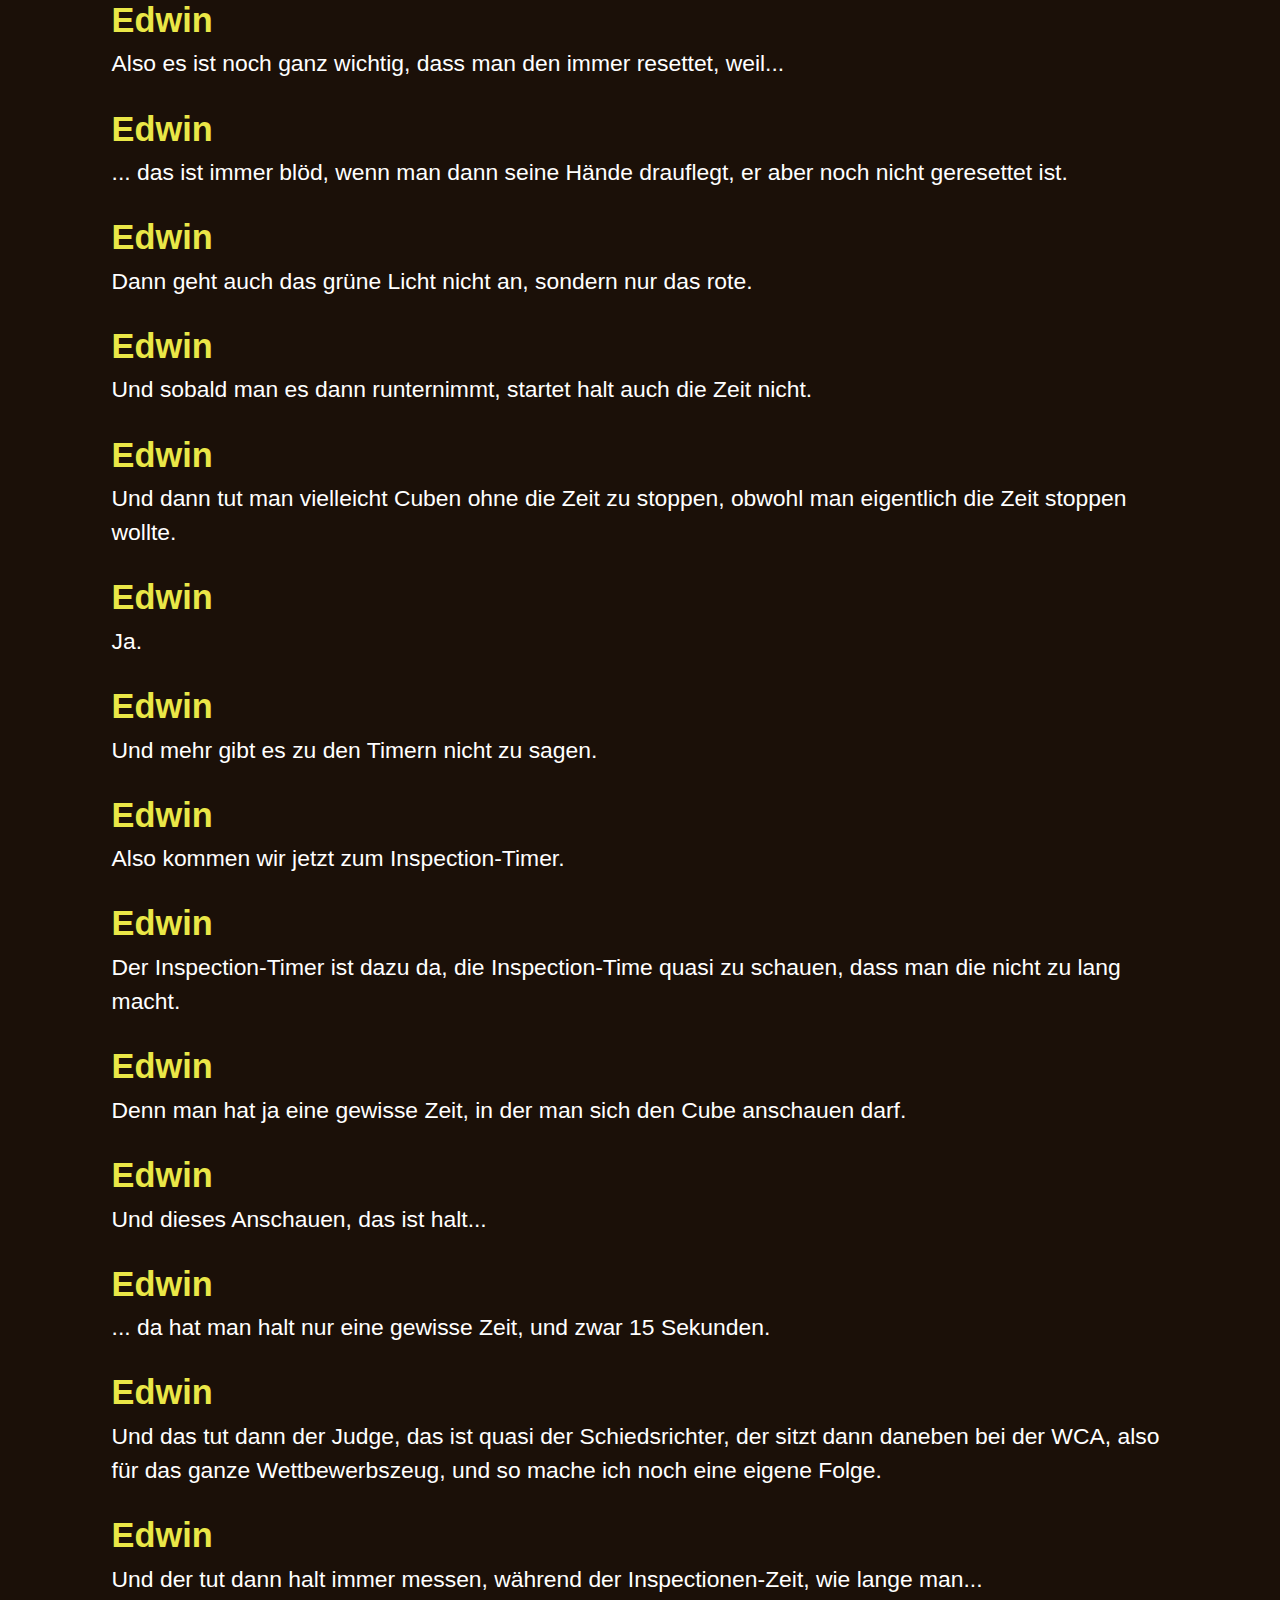
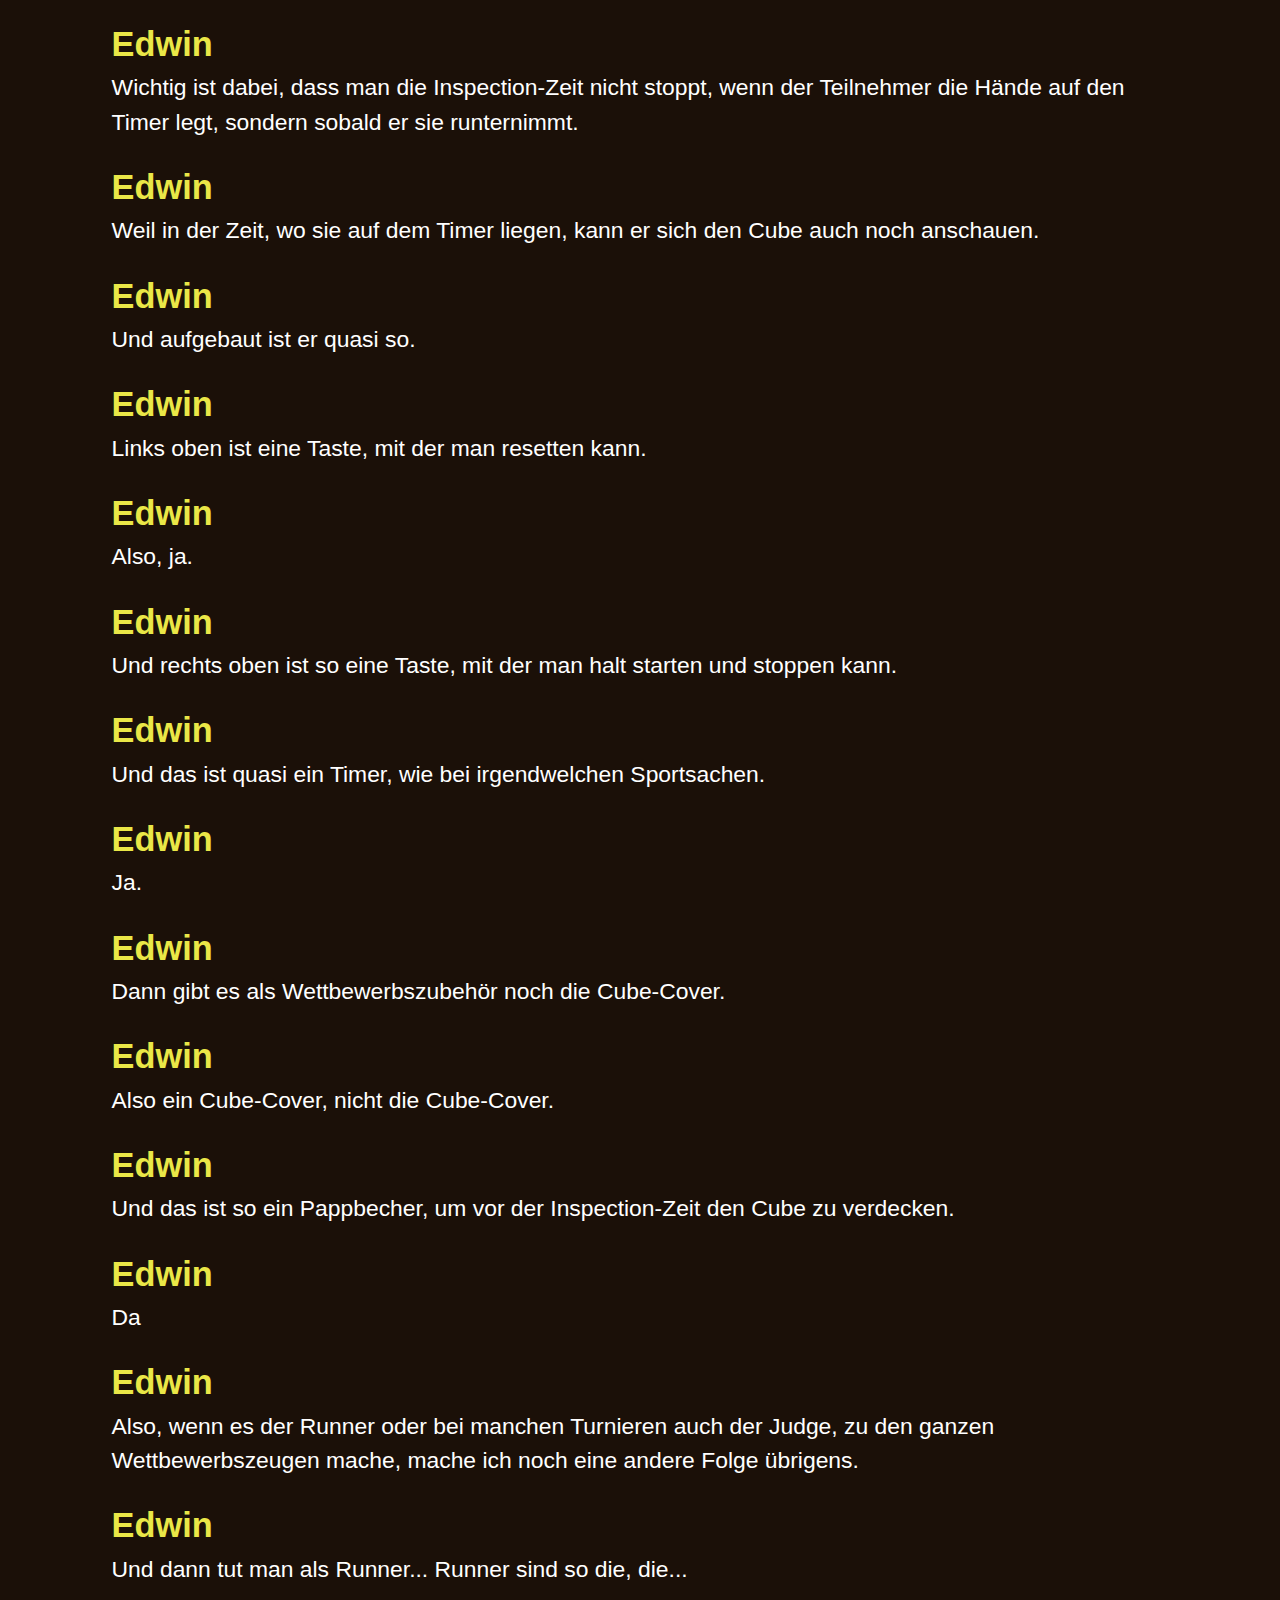
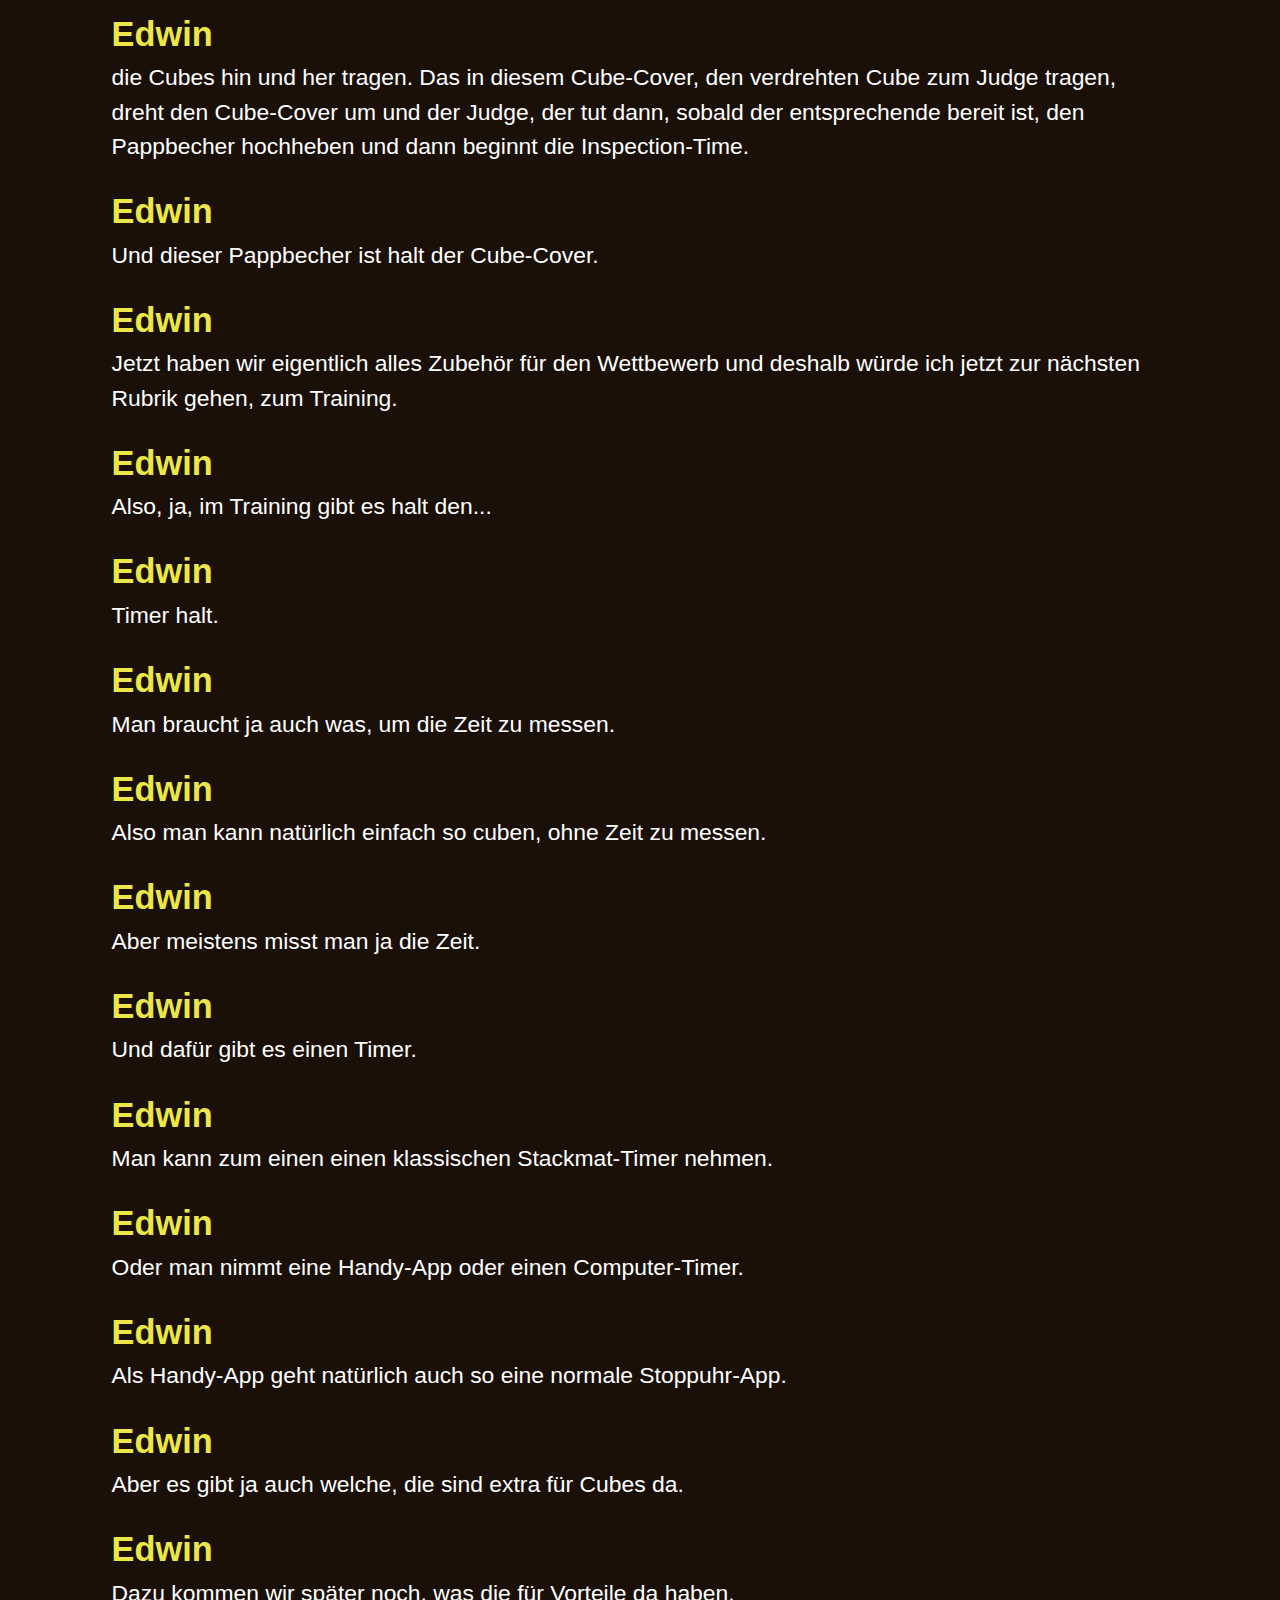
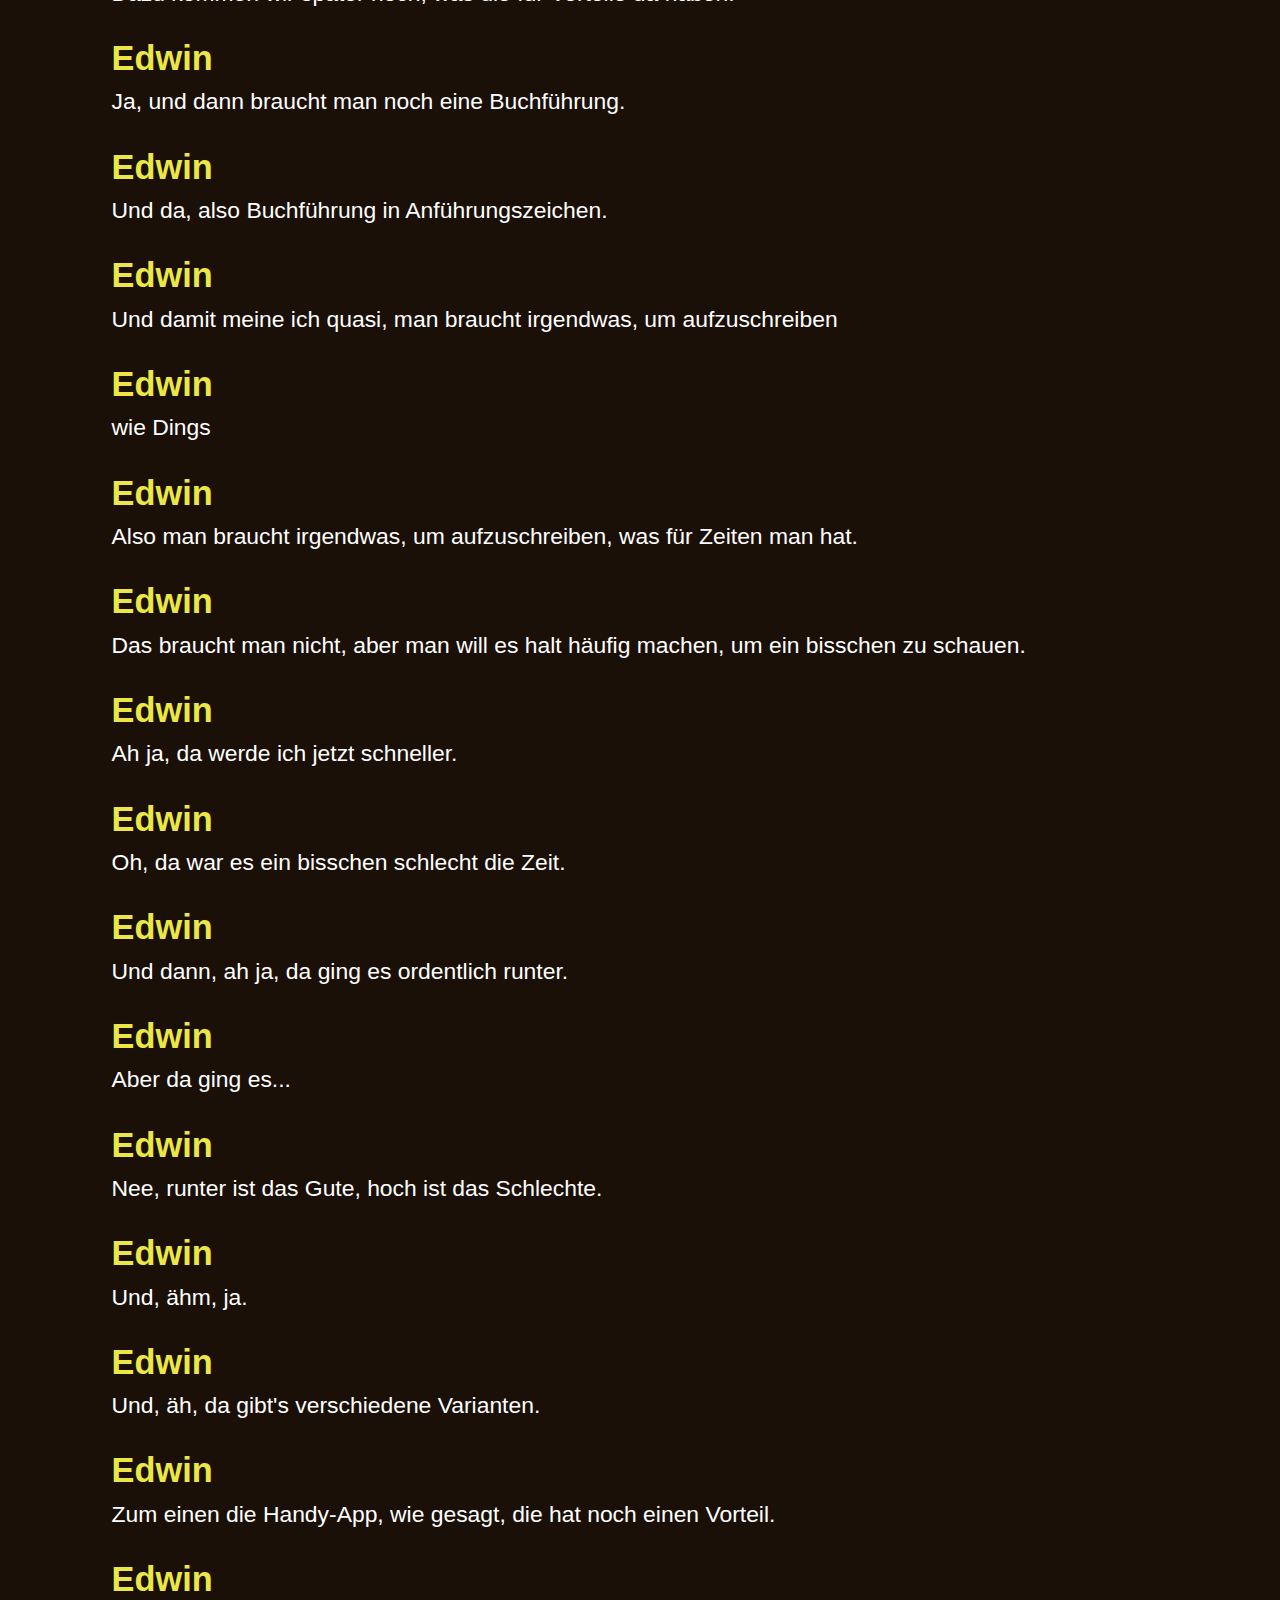
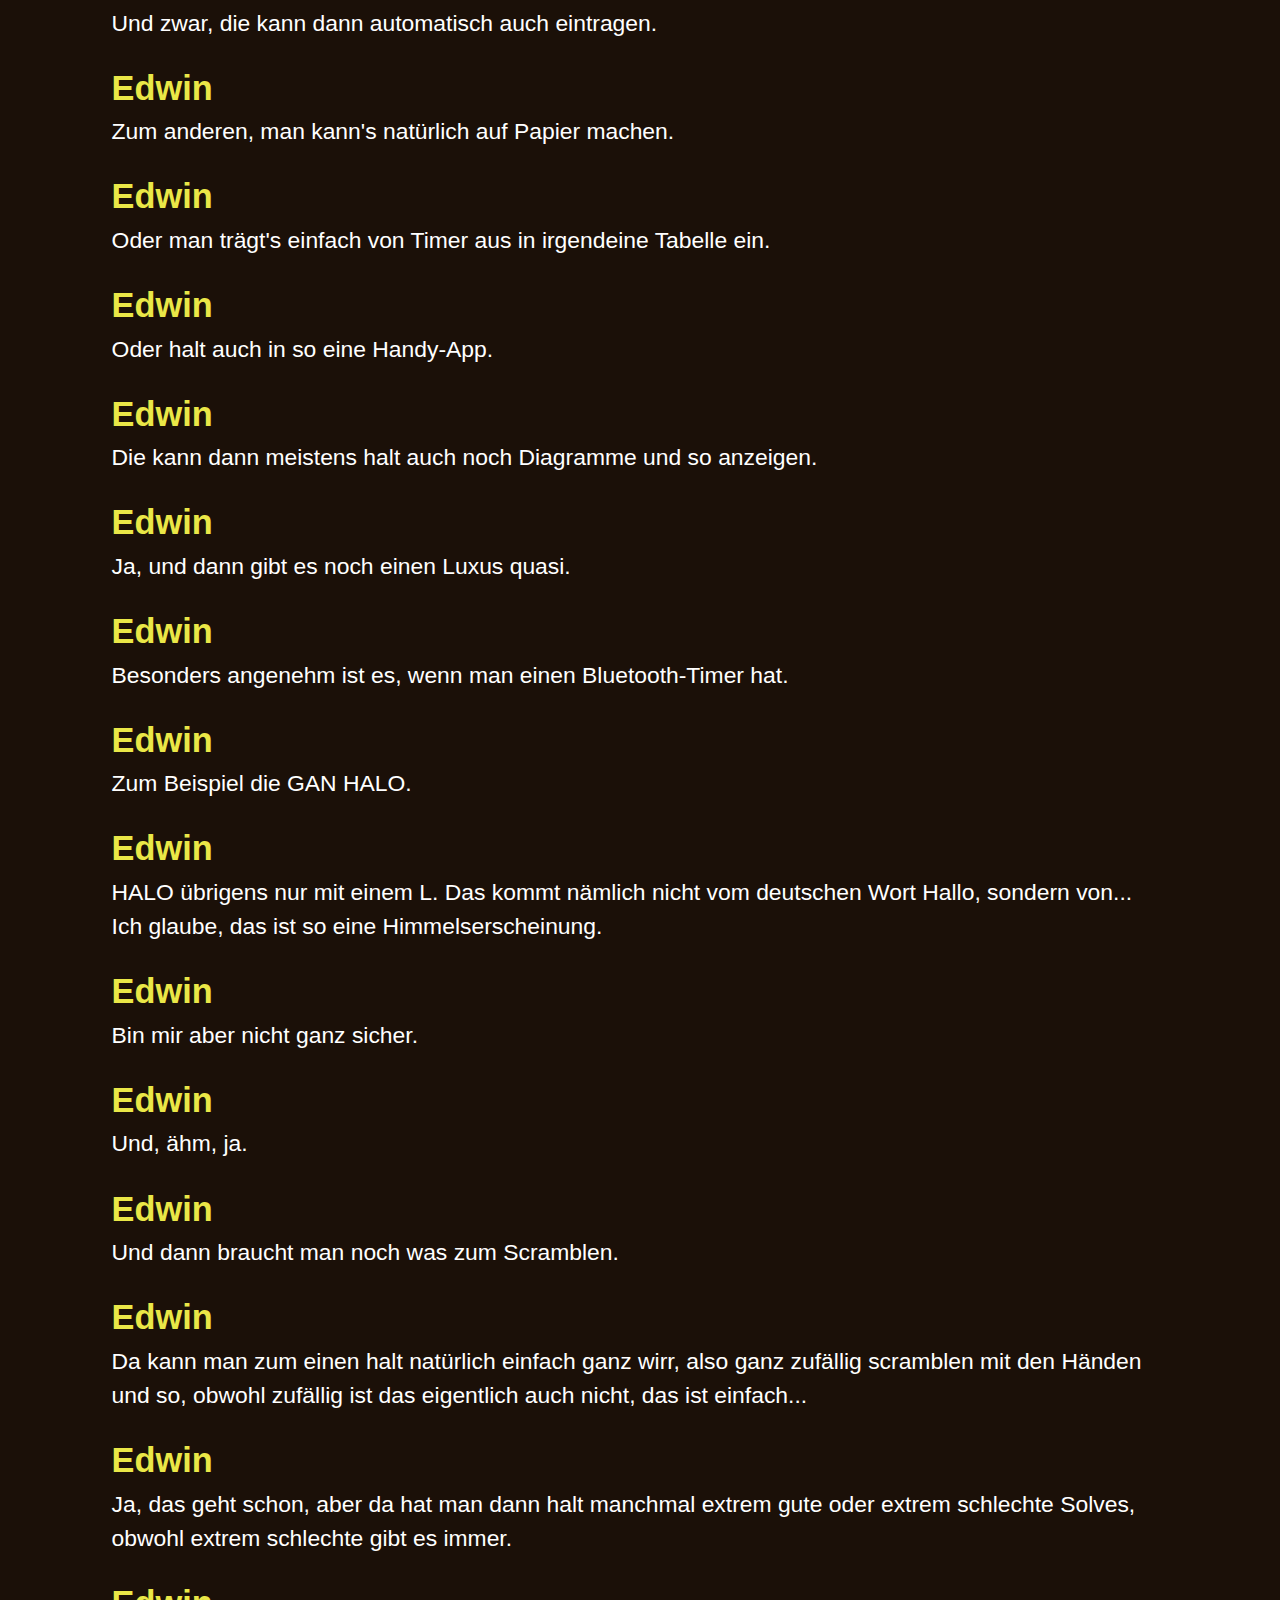
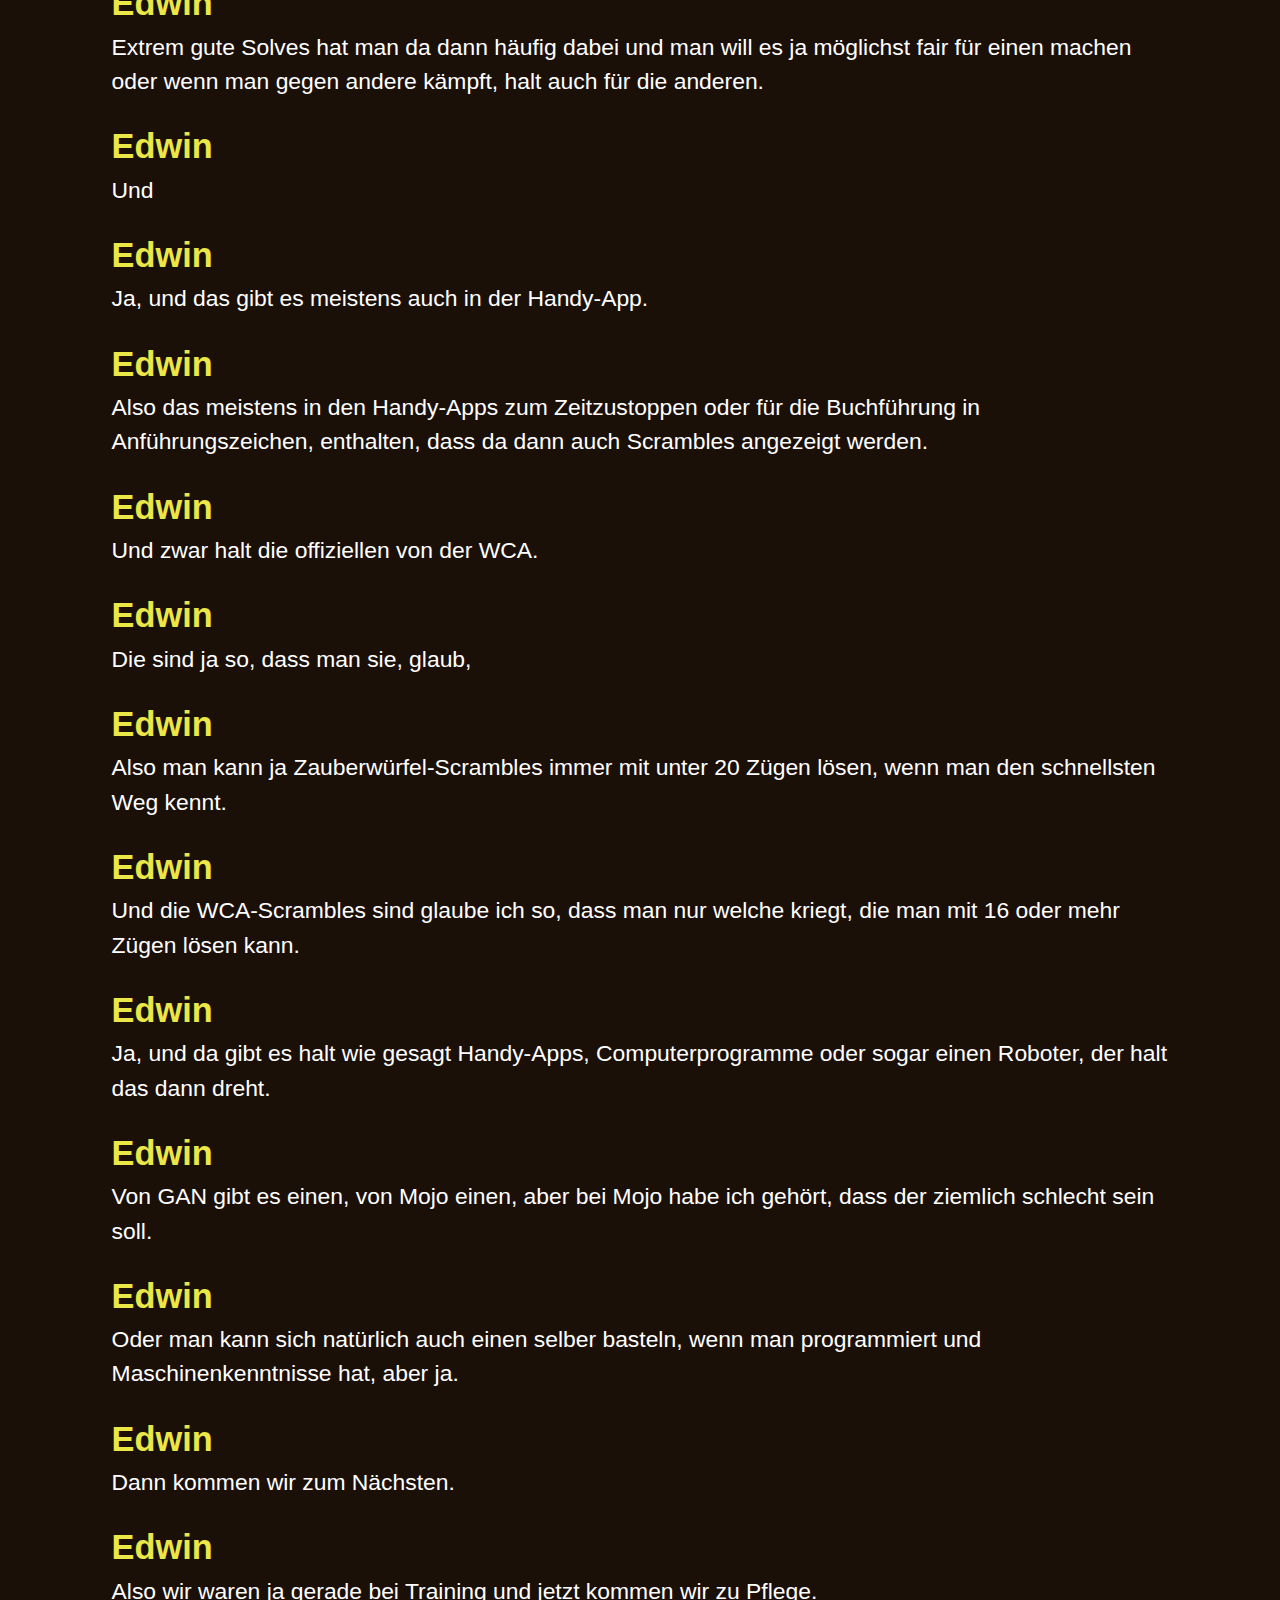
<file: episodes/mega-geniales-zauberwuerfel-zubehoer/index.html>
<!doctype html><html lang=de-DE itemscope itemtype=http://schema.org/PodcastSeries itemid=https://drehwuerfelwahnsinn.show/#podcast class=no-js><head><title>Drehwürfelwahnsinn</title><meta name=viewport content="width=device-width,initial-scale=1"><link rel=canonical href=https://drehwuerfelwahnsinn.show/episodes/mega-geniales-zauberwuerfel-zubehoer/><link rel=stylesheet href=/styles.min.8f40d6cfc9987ede708e54854530515442a009616e32647c70a448dff98d3c34a480f94a1c70083e6403e39c8d8bb2ae38ef65329a5ecdb2976afdc7afdaa71d.css integrity="sha512-j0DWz8mYft5wjlSFRTBRVEKgCWFuMmR8cKRI3/mNPDSkgPlKHHAIPmQD45yNi7KuOO9lMppezbKXav3Hr9qnHQ=="><link rel=icon type=image/png sizes=192x192 href=/~head/icon-192.png itemprop=image><link rel=icon type=image/png sizes=32x32 href=/~head/icon-32.png><link rel=icon type=image/png sizes=16x16 href=/~head/icon-16.png><link rel=apple-touch-icon sizes=57x57 href=/~head/apple-touch-icon-57.png><link rel=apple-touch-icon sizes=60x60 href=/~head/apple-touch-icon-60.png><link rel=apple-touch-icon sizes=72x72 href=/~head/apple-touch-icon-72.png><link rel=apple-touch-icon sizes=76x76 href=/~head/apple-touch-icon-76.png><link rel=apple-touch-icon sizes=114x114 href=/~head/apple-touch-icon-114.png><link rel=apple-touch-icon sizes=120x120 href=/~head/apple-touch-icon-120.png><link rel=apple-touch-icon sizes=144x144 href=/~head/apple-touch-icon-144.png><link rel=apple-touch-icon sizes=152x152 href=/~head/apple-touch-icon-152.png><link rel=apple-touch-icon sizes=180x180 href=/~head/apple-touch-icon-180.png><meta name=msapplication-square70x70logo content="/~head/msapplication-70.png"><meta name=msapplication-square150x150logo content="/~head/msapplication-150.png"><meta name=msapplication-square310x310logo content="/~head/msapplication-310.png"><meta name=msapplication-TileImage content="/~head/msapplication-144.png"><meta name=msapplication-TileColor content="#ffffff"><script src=/scripts.min.9a7395e512b2558fe624fef1316a34e67ce91cf936f7faee40918ef10412c352ea6fbf3603b2afd98f5bb2fc323017cc57c236af6499d2903d3ee7e542ba4316.js integrity="sha512-mnOV5RKyVY/mJP7xMWo05nzpHPk29/ruQJGO8QQSw1Lqb782A7Kv2Y9bsvwyMBfMV8I2r2SZ0pA9PuflQrpDFg=="></script><link rel=prefetch href=https://drehwuerfelwahnsinn.show/~podplayer/config.json><link rel=prefetch href=https://drehwuerfelwahnsinn.show/~podplayer/template.html><link rel=prefetch href=https://drehwuerfelwahnsinn.show/~podplayer/styles.css></head><body class=site><header><section class=header><nav class="container row align-items-center" role=navigation aria-label=Hauptnavigation><div class="col header__logo"><a href=https://drehwuerfelwahnsinn.show/ rel=home itemprop=url><span class=sr-only>Drehwürfelwahnsinn Startseite</span>
<span class="shortname d-none d-md-block" aria-hidden=true>Drehwürfelwahnsinn</span>
<img class="logo d-md-none" src=/~header/logo-48.png alt=Drehwürfelwahnsinn itemprop=logo></a></div><div class="col-auto header__actions btn-toolbar justify-content-end" role=toolbar><a class="btn btn-de-emphasize w-auto d-inline-block me-2" href=https://drehwuerfelwahnsinn.show/episodes/index.xml itemprop=webFeed><span class=sr-only>Drehwürfelwahnsinn Feed</span>
<svg class="icon" viewBox="0 0 24 24"><path d="M19.199 24C19.199 13.467 10.533 4.8.0 4.8V0c13.165.0 24 10.835 24 24h-4.801zM3.291 17.415c1.814.0 3.293 1.479 3.293 3.295.0 1.813-1.485 3.29-3.301 3.29C1.47 24 0 22.526.0 20.71s1.475-3.294 3.291-3.295zM15.909 24h-4.665c0-6.169-5.075-11.245-11.244-11.245V8.09c8.727.0 15.909 7.184 15.909 15.91z"/></svg>
</a><a aria-label="Drehwürfelwahnsinn Podcast abonnieren" title="Drehwürfelwahnsinn Podcast abonnieren" class="btn btn-de-emphasize w-auto d-inline-block me-2" href=/abonnieren/><span class=d-md-none><svg class="icon" xmlns:dc="http://purl.org/dc/elements/1.1/" xmlns:cc="http://creativecommons.org/ns#" xmlns:rdf="http://www.w3.org/1999/02/22-rdf-syntax-ns#" xmlns:svg="http://www.w3.org/2000/svg" id="svg6" viewBox="0 0 16.821609 18.550343" role="img"><defs id="defs10"/><path id="path4" d="m8.4107149.001c2.3360001.0 4.4480001.902 6.0560001 2.587 1.224 1.272 1.912 2.619 2.264 4.392.12.59.12 2.2.007 2.864-.374161 2.1105-1.531311 4.001941-3.24 5.296-.608.46-2.096 1.261-2.336 1.261-.088.0-.096-.091-.056-.46.072-.592.144-.715.48-.856.536-.224 1.448-.874 2.008-1.435.976314-.97575 1.670201-2.197654 2.008-3.536.208-.824.184-2.656-.048-3.504-.728-2.696-2.928-4.792-5.6240001-5.352-.784-.16-2.208-.16-3 0-2.728.56-4.984 2.76-5.672 5.528-.184.752-.184 2.584.0 3.336.456 1.832 1.64 3.512 3.192 4.512.304.2.672.408.824.472.336.144.408.264.472.856.04.36.03.464-.056.464-.056.0-.464-.176-.896-.384l-.04-.03C2.2817149 14.796.69771486 12.738.12171486 10c-.144-.706-.168-2.392-.03-3.04.36-1.74 1.04800004-3.1 2.19200004-4.304 1.648-1.737 3.768-2.656 6.128-2.656zm.134 2.81c.409.004.803.04 1.106.106 2.7840001.62 4.7600001 3.408 4.3760001 6.174-.152 1.114-.536 2.03-1.216 2.88-.336.43-1.152 1.15-1.296 1.15-.023.0-.048-.272-.048-.603v-.605l.416-.496c1.568-1.878 1.456-4.502-.256-6.224-.664-.67-1.432-1.064-2.4240001-1.246-.64-.118-.776-.118-1.448-.008-1.02.167-1.81.562-2.512 1.256-1.72 1.704-1.832 4.342-.264 6.222l.413.496v.608c0 .336-.027.608-.06.608-.03.0-.264-.16-.512-.36l-.034-.011c-.832-.664-1.568-1.842-1.872-2.997-.184-.698-.184-2.024.008-2.72.504-1.878 1.888-3.335 3.808-4.019.41-.145 1.133-.22 1.814-.211zm-.13 2.99c.31.0.62.06.844.178.488.253.8880001.745 1.0400001 1.259.464 1.578-1.2080001 2.96-2.7200001 2.254h-.015c-.712-.331-1.096-.956-1.104-1.77.0-.733.408-1.371 1.112-1.745.224-.117.534-.176.844-.176zm-.011 4.728c.988-.004 1.7060001.349 1.9700001.97.198.464.124 1.932-.218 4.302-.2320001 1.656-.3600001 2.074-.6800001 2.356-.44.39-1.064.498-1.656.288h-.003c-.716-.257-.87-.605-1.164-2.644-.341-2.37-.416-3.838-.218-4.302.262-.616.974-.966 1.97-.97z"/></svg></span><span class="d-none d-md-inline-block">Abonnieren</span></a>
<a href=https://drehwuerfelwahnsinn.show//unterstuetzen class="btn btn-primary ms-2 ms-md-0 w-auto d-inline-block" rel=noopener data-pjax-state><span aria-hidden=true>♥︎ </span><span class="d-none d-md-inline-block">Unterstützen</span></a></div></nav></section></header><section class=banner id=banner><div class=banner__background></div><div class=container><h1 itemprop=name>Mega geniales Zauberwürfel-Zubehör</h1><h4 itemprop=meta>Folge <span itemprop=episodeNumber>1</span> ▪ <time class=published datetime=2023-12-24T17:00:00+01:00 pubdate=pubdate>24. November 2024</time> ▪ 19 Minuten</h4><div itemprop=description class=subtitle><p><p>Alles, was der moderne Speedcuber braucht, um seinem Zauberwürfel-Hobby nachgehen zu können. Von diversen Zeitmessgeräten bis zu einem Kosmetikkoffer für den Transport.</p></p></div><div class="btn-toolbar justify-content-center" role=toolbar><div class=player data-episode=https://drehwuerfelwahnsinn.show/episodes/mega-geniales-zauberwuerfel-zubehoer/index.json data-config=https://drehwuerfelwahnsinn.show/~podplayer/config.json><audio id=player_audio_dca9f85dc5d6dc5e4083d432592b1c3b83490f0065d4f3c68ec96161467db99c class=player_audio controls preload=none><source src=https://drehwuerfelwahnsinn.show/1-mega-geniales-zauberwuerfel-zubehoehr.mp3 type=audio/mpeg></audio><a class="player-button btn btn-primary" href=#show-player><span class=sr-only>Folge 1. Veröffentlicht
am 24. November 2024. Spielzeit 19 Minuten.</span>
<i class=play-icon></i> Abspielen</a></div></div></div></section><section class="main container"><div id=podplayer><div class=podplayer__slot data-template=https://drehwuerfelwahnsinn.show/~podplayer/template.html></div><div id=podplayer__spinner class="d-flex justify-content-center"><div class=spinner-border role=status><span class=visually-hidden>Loading ...</span></div></div></div><h2 class="main-headline sliced" data-sliced=Notizen><div>Notizen</div></h2><ul><li>Stackmat</li><li>Stackmat-Timer (Speedcubing-Timer)</li><li>Inspection-Timer</li><li>Cube-Cover</li><li>&ldquo;Buchführung&rdquo; (Protocol) auf Papier oder in der App<ul><li>auch mit Bluetooth-Timer</li></ul></li><li>&ldquo;Mischen&rdquo; (Scrambles) per App</li><li>Lube / Schraubendreher<ul><li>mein Lube <a href=https://mastercubestore.de/gancube/1924-gan-lube-i-maintenance-10-ml-medium.html>GAN Lube №1 Medium</a></li></ul></li><li>Transporttaschen / Aufbewahrungssäckchen<ul><li><a href=https://www.amazon.de/gp/product/B09BHH4D17>Kosmetiktasche Größe S</a></li></ul></li><li>Präsentationsständer<ul><li><a href=https://mastercubestore.de/82-wuerfelstaender>Cube-Ständer</a><ul><li>als <a href=https://mastercubestore.de/yj-moyu/2099-moyu-cube-robot-stand-white-6970647068890.html>Roboter</a></li></ul></li></ul></li></ul><h2 class="main-headline sliced" data-sliced=Transkript><div>Transkript</div></h2><dl><dt>Edwin</dt><dd>Drehwürfelwahnsinn Folge 1</dd></dl><dl><dt>Edwin</dt><dd>Heute reden wir über Zauberwürfel-Zubehör, zum Beispiel Stackmats oder Timer und vieles weiteres mehr.</dd></dl><dl><dt>Edwin</dt><dd>Herzlich willkommen zum Drehwürfel-Wahnsinn.</dd></dl><dl><dt>Edwin</dt><dd>Zauberwürfel schnell gelöst.</dd></dl><dl><dt>Edwin</dt><dd>Ob du selbst Würfelwirbelwind bist oder einfach neugierig, wie jemand so schnell beim Lösen eines Zauberwürfels sein kann, hier findest du dazu Wissenswertes und Banales.</dd></dl><dl><dt>Edwin</dt><dd>Bereit, deinen Geist zu verdrehen?</dd></dl><dl><dt>Edwin</dt><dd>Dann hör rein!</dd></dl><dl><dt>Edwin</dt><dd>Ja, und das ist dann jetzt auch schon die zweite Folge mit der Nummer 1 vom Drehwürfel-Wahnsinn.</dd></dl><dl><dt>Edwin</dt><dd>Und heute soll es über Zubehör für Zaubwürfel gehen.</dd></dl><dl><dt>Edwin</dt><dd>Ja, und da starten wir dann jetzt auch gleich rein.</dd></dl><dl><dt>Edwin</dt><dd>Beginnen wir jetzt mal mit der Stackmat.</dd></dl><dl><dt>Edwin</dt><dd>Die ist eine Matte, an die man den Timer auch anschließt, deshalb auch Stackmat-Timer.</dd></dl><dl><dt>Edwin</dt><dd>Und die ist dafür da, wo man den Cube nach dem Solve drauflegen oder werfen oder schmeißen oder knallen oder was auch immer kann.</dd></dl><dl><dt>Edwin</dt><dd>Und ja, also knallen und schmeißen sollte man auch nicht, aber drauflegen oder leicht werfen oder so.</dd></dl><dl><dt>Edwin</dt><dd>Ja, und der kriegt dann halt keinen Kratzer, wenn man das auf irgendwie einen harten Holztisch wirft, dann ist das ein bisschen blöd.</dd></dl><dl><dt>Edwin</dt><dd>Und der ploppt dann wahrscheinlich auch einfach.</dd></dl><dl><dt>Edwin</dt><dd>Also die Teile fliegen dann, wenn man ihn auf den...</dd></dl><dl><dt>Edwin</dt><dd>auf irgendwas Hartes schmeißt, auch meistens auseinander.</dd></dl><dl><dt>Edwin</dt><dd>Ja, und deshalb hat man da die Stackmat.</dd></dl><dl><dt>Edwin</dt><dd>Die Textur von der ist quasi so ein bisschen so wie ein... wollte ich gerade sagen Brillenputztuch?</dd></dl><dl><dt>Edwin</dt><dd>Äh, nicht Brillenputztuch.</dd></dl><dl><dt>Edwin</dt><dd>Die Textur von dem ist so ein bisschen so wie ein Mauspad.</dd></dl><dl><dt>Edwin</dt><dd>Jetzt reden wir über die zwei Timer, die bei den offiziellen Turnieren der WCA, der Double-U-See-A, World Cube Association, braucht.</dd></dl><dl><dt>Edwin</dt><dd>Und zwar zum einen den Stackmat-Timer, um den geht es jetzt, und später auch noch den Inspection-Timer.</dd></dl><dl><dt>Edwin</dt><dd>Der Stackmat-Timer ist dazu da, die Zeit, wie lange man braucht, um so einen Cube hier zu lösen, zu messen.</dd></dl><dl><dt>Edwin</dt><dd>Weil man will ja irgendwie wissen, wer ist der Beste und so.</dd></dl><dl><dt>Edwin</dt><dd>Und das will man halt nicht nach Augenmaß machen, sondern halt genau wissen.</dd></dl><dl><dt>Edwin</dt><dd>Und den...</dd></dl><dl><dt>Edwin</dt><dd>Der ist so aufgebaut, in der Mitte ist so ein ganz kleines Display und an den Seiten sind zwei so Flächen.</dd></dl><dl><dt>Edwin</dt><dd>Und es ist halt so, dass sobald man den Stackmat-Timer, nein, wenn der Stackmat-Timer angeschaltet ist und man seine Hände auf die beiden Flächen legt, dann geht das rote Licht an.</dd></dl><dl><dt>Edwin</dt><dd>Also da sind zwei Lichter, ein rotes und ein grünes.</dd></dl><dl><dt>Edwin</dt><dd>Und da geht dann halt das rote Licht an.</dd></dl><dl><dt>Edwin</dt><dd>Und nach einer kurzen Zeit geht dann auch noch ein grünes Licht an.</dd></dl><dl><dt>Edwin</dt><dd>Und das heißt, sobald man jetzt die Hände runternimmt, fängt er an zu messen.</dd></dl><dl><dt>Edwin</dt><dd>Das heißt, in der Mitte ist das Display, auf dem dann die Zeit steht.</dd></dl><dl><dt>Edwin</dt><dd>Da sind die Flächen.</dd></dl><dl><dt>Edwin</dt><dd>Wenn man drauflegt, rotes Licht und dann gleich grünes.</dd></dl><dl><dt>Edwin</dt><dd>Dann nimmt man runter.</dd></dl><dl><dt>Edwin</dt><dd>Okay, das ist ein sehr lauter Cube.</dd></dl><dl><dt>Edwin</dt><dd>Habe ich mir extra für diesen Podcast hingelegt.</dd></dl><dl><dt>Edwin</dt><dd>Und dann macht man seine Hände wieder drauf.</dd></dl><dl><dt>Edwin</dt><dd>Und knallt halt sein Cube auf die Stackmat oder wirft oder so.</dd></dl><dl><dt>Edwin</dt><dd>Und dann hat man halt die Zeit.</dd></dl><dl><dt>Edwin</dt><dd>Viel mehr gibt es dazu eigentlich nicht zu sagen.</dd></dl><dl><dt>Edwin</dt><dd>Also es ist noch ganz wichtig, dass man den immer resettet, weil...</dd></dl><dl><dt>Edwin</dt><dd>... das ist immer blöd, wenn man dann seine Hände drauflegt, er aber noch nicht geresettet ist.</dd></dl><dl><dt>Edwin</dt><dd>Dann geht auch das grüne Licht nicht an, sondern nur das rote.</dd></dl><dl><dt>Edwin</dt><dd>Und sobald man es dann runternimmt, startet halt auch die Zeit nicht.</dd></dl><dl><dt>Edwin</dt><dd>Und dann tut man vielleicht Cuben ohne die Zeit zu stoppen, obwohl man eigentlich die Zeit stoppen wollte.</dd></dl><dl><dt>Edwin</dt><dd>Ja.</dd></dl><dl><dt>Edwin</dt><dd>Und mehr gibt es zu den Timern nicht zu sagen.</dd></dl><dl><dt>Edwin</dt><dd>Also kommen wir jetzt zum Inspection-Timer.</dd></dl><dl><dt>Edwin</dt><dd>Der Inspection-Timer ist dazu da, die Inspection-Time quasi zu schauen, dass man die nicht zu lang macht.</dd></dl><dl><dt>Edwin</dt><dd>Denn man hat ja eine gewisse Zeit, in der man sich den Cube anschauen darf.</dd></dl><dl><dt>Edwin</dt><dd>Und dieses Anschauen, das ist halt...</dd></dl><dl><dt>Edwin</dt><dd>... da hat man halt nur eine gewisse Zeit, und zwar 15 Sekunden.</dd></dl><dl><dt>Edwin</dt><dd>Und das tut dann der Judge, das ist quasi der Schiedsrichter, der sitzt dann daneben bei der WCA, also für das ganze Wettbewerbszeug, und so mache ich noch eine eigene Folge.</dd></dl><dl><dt>Edwin</dt><dd>Und der tut dann halt immer messen, während der Inspectionen-Zeit, wie lange man...</dd></dl><dl><dt>Edwin</dt><dd>Wichtig ist dabei, dass man die Inspection-Zeit nicht stoppt, wenn der Teilnehmer die Hände auf den Timer legt, sondern sobald er sie runternimmt.</dd></dl><dl><dt>Edwin</dt><dd>Weil in der Zeit, wo sie auf dem Timer liegen, kann er sich den Cube auch noch anschauen.</dd></dl><dl><dt>Edwin</dt><dd>Und aufgebaut ist er quasi so.</dd></dl><dl><dt>Edwin</dt><dd>Links oben ist eine Taste, mit der man resetten kann.</dd></dl><dl><dt>Edwin</dt><dd>Also, ja.</dd></dl><dl><dt>Edwin</dt><dd>Und rechts oben ist so eine Taste, mit der man halt starten und stoppen kann.</dd></dl><dl><dt>Edwin</dt><dd>Und das ist quasi ein Timer, wie bei irgendwelchen Sportsachen.</dd></dl><dl><dt>Edwin</dt><dd>Ja.</dd></dl><dl><dt>Edwin</dt><dd>Dann gibt es als Wettbewerbszubehör noch die Cube-Cover.</dd></dl><dl><dt>Edwin</dt><dd>Also ein Cube-Cover, nicht die Cube-Cover.</dd></dl><dl><dt>Edwin</dt><dd>Und das ist so ein Pappbecher, um vor der Inspection-Zeit den Cube zu verdecken.</dd></dl><dl><dt>Edwin</dt><dd>Da</dd></dl><dl><dt>Edwin</dt><dd>Also, wenn es der Runner oder bei manchen Turnieren auch der Judge, zu den ganzen Wettbewerbszeugen mache, mache ich noch eine andere Folge übrigens.</dd></dl><dl><dt>Edwin</dt><dd>Und dann tut man als Runner... Runner sind so die, die...</dd></dl><dl><dt>Edwin</dt><dd>die Cubes hin und her tragen. Das in diesem Cube-Cover, den verdrehten Cube zum Judge tragen, dreht den Cube-Cover um und der Judge, der tut dann, sobald der entsprechende bereit ist, den Pappbecher hochheben und dann beginnt die Inspection-Time.</dd></dl><dl><dt>Edwin</dt><dd>Und dieser Pappbecher ist halt der Cube-Cover.</dd></dl><dl><dt>Edwin</dt><dd>Jetzt haben wir eigentlich alles Zubehör für den Wettbewerb und deshalb würde ich jetzt zur nächsten Rubrik gehen, zum Training.</dd></dl><dl><dt>Edwin</dt><dd>Also, ja, im Training gibt es halt den...</dd></dl><dl><dt>Edwin</dt><dd>Timer halt.</dd></dl><dl><dt>Edwin</dt><dd>Man braucht ja auch was, um die Zeit zu messen.</dd></dl><dl><dt>Edwin</dt><dd>Also man kann natürlich einfach so cuben, ohne Zeit zu messen.</dd></dl><dl><dt>Edwin</dt><dd>Aber meistens misst man ja die Zeit.</dd></dl><dl><dt>Edwin</dt><dd>Und dafür gibt es einen Timer.</dd></dl><dl><dt>Edwin</dt><dd>Man kann zum einen einen klassischen Stackmat-Timer nehmen.</dd></dl><dl><dt>Edwin</dt><dd>Oder man nimmt eine Handy-App oder einen Computer-Timer.</dd></dl><dl><dt>Edwin</dt><dd>Als Handy-App geht natürlich auch so eine normale Stoppuhr-App.</dd></dl><dl><dt>Edwin</dt><dd>Aber es gibt ja auch welche, die sind extra für Cubes da.</dd></dl><dl><dt>Edwin</dt><dd>Dazu kommen wir später noch, was die für Vorteile da haben.</dd></dl><dl><dt>Edwin</dt><dd>Ja, und dann braucht man noch eine Buchführung.</dd></dl><dl><dt>Edwin</dt><dd>Und da, also Buchführung in Anführungszeichen.</dd></dl><dl><dt>Edwin</dt><dd>Und damit meine ich quasi, man braucht irgendwas, um aufzuschreiben</dd></dl><dl><dt>Edwin</dt><dd>wie Dings</dd></dl><dl><dt>Edwin</dt><dd>Also man braucht irgendwas, um aufzuschreiben, was für Zeiten man hat.</dd></dl><dl><dt>Edwin</dt><dd>Das braucht man nicht, aber man will es halt häufig machen, um ein bisschen zu schauen.</dd></dl><dl><dt>Edwin</dt><dd>Ah ja, da werde ich jetzt schneller.</dd></dl><dl><dt>Edwin</dt><dd>Oh, da war es ein bisschen schlecht die Zeit.</dd></dl><dl><dt>Edwin</dt><dd>Und dann, ah ja, da ging es ordentlich runter.</dd></dl><dl><dt>Edwin</dt><dd>Aber da ging es...</dd></dl><dl><dt>Edwin</dt><dd>Nee, runter ist das Gute, hoch ist das Schlechte.</dd></dl><dl><dt>Edwin</dt><dd>Und, ähm, ja.</dd></dl><dl><dt>Edwin</dt><dd>Und, äh, da gibt's verschiedene Varianten.</dd></dl><dl><dt>Edwin</dt><dd>Zum einen die Handy-App, wie gesagt, die hat noch einen Vorteil.</dd></dl><dl><dt>Edwin</dt><dd>Und zwar, die kann dann automatisch auch eintragen.</dd></dl><dl><dt>Edwin</dt><dd>Zum anderen, man kann's natürlich auf Papier machen.</dd></dl><dl><dt>Edwin</dt><dd>Oder man trägt's einfach von Timer aus in irgendeine Tabelle ein.</dd></dl><dl><dt>Edwin</dt><dd>Oder halt auch in so eine Handy-App.</dd></dl><dl><dt>Edwin</dt><dd>Die kann dann meistens halt auch noch Diagramme und so anzeigen.</dd></dl><dl><dt>Edwin</dt><dd>Ja, und dann gibt es noch einen Luxus quasi.</dd></dl><dl><dt>Edwin</dt><dd>Besonders angenehm ist es, wenn man einen Bluetooth-Timer hat.</dd></dl><dl><dt>Edwin</dt><dd>Zum Beispiel die GAN HALO.</dd></dl><dl><dt>Edwin</dt><dd>HALO übrigens nur mit einem L. Das kommt nämlich nicht vom deutschen Wort Hallo, sondern von... Ich glaube, das ist so eine Himmelserscheinung.</dd></dl><dl><dt>Edwin</dt><dd>Bin mir aber nicht ganz sicher.</dd></dl><dl><dt>Edwin</dt><dd>Und, ähm, ja.</dd></dl><dl><dt>Edwin</dt><dd>Und dann braucht man noch was zum Scramblen.</dd></dl><dl><dt>Edwin</dt><dd>Da kann man zum einen halt natürlich einfach ganz wirr, also ganz zufällig scramblen mit den Händen und so, obwohl zufällig ist das eigentlich auch nicht, das ist einfach...</dd></dl><dl><dt>Edwin</dt><dd>Ja, das geht schon, aber da hat man dann halt manchmal extrem gute oder extrem schlechte Solves, obwohl extrem schlechte gibt es immer.</dd></dl><dl><dt>Edwin</dt><dd>Extrem gute Solves hat man da dann häufig dabei und man will es ja möglichst fair für einen machen oder wenn man gegen andere kämpft, halt auch für die anderen.</dd></dl><dl><dt>Edwin</dt><dd>Und</dd></dl><dl><dt>Edwin</dt><dd>Ja, und das gibt es meistens auch in der Handy-App.</dd></dl><dl><dt>Edwin</dt><dd>Also das meistens in den Handy-Apps zum Zeitzustoppen oder für die Buchführung in Anführungszeichen, enthalten, dass da dann auch Scrambles angezeigt werden.</dd></dl><dl><dt>Edwin</dt><dd>Und zwar halt die offiziellen von der WCA.</dd></dl><dl><dt>Edwin</dt><dd>Die sind ja so, dass man sie, glaub,</dd></dl><dl><dt>Edwin</dt><dd>Also man kann ja Zauberwürfel-Scrambles immer mit unter 20 Zügen lösen, wenn man den schnellsten Weg kennt.</dd></dl><dl><dt>Edwin</dt><dd>Und die WCA-Scrambles sind glaube ich so, dass man nur welche kriegt, die man mit 16 oder mehr Zügen lösen kann.</dd></dl><dl><dt>Edwin</dt><dd>Ja, und da gibt es halt wie gesagt Handy-Apps, Computerprogramme oder sogar einen Roboter, der halt das dann dreht.</dd></dl><dl><dt>Edwin</dt><dd>Von GAN gibt es einen, von Mojo einen, aber bei Mojo habe ich gehört, dass der ziemlich schlecht sein soll.</dd></dl><dl><dt>Edwin</dt><dd>Oder man kann sich natürlich auch einen selber basteln, wenn man programmiert und Maschinenkenntnisse hat, aber ja.</dd></dl><dl><dt>Edwin</dt><dd>Dann kommen wir zum Nächsten.</dd></dl><dl><dt>Edwin</dt><dd>Also wir waren ja gerade bei Training und jetzt kommen wir zu Pflege.</dd></dl><dl><dt>Edwin</dt><dd>Und zwar ein Cube, da kann man auch immer was machen, dass er sich dann besser dreht oder so.</dd></dl><dl><dt>Edwin</dt><dd>Und ja, dafür ist halt die Pflege.</dd></dl><dl><dt>Edwin</dt><dd>Und da gibt es Lube.</dd></dl><dl><dt>Edwin</dt><dd>Lube ist Schmiermittel.</dd></dl><dl><dt>Edwin</dt><dd>Und das ist halt dazu da, dass sich der Cube besser dreht.</dd></dl><dl><dt>Edwin</dt><dd>Und zieht man dann die Steine etwas auseinander, tröpfelt ein paar Tropfen Lube rein und dann dreht man den Cube, dass er sich vermischt.</dd></dl><dl><dt>Edwin</dt><dd>Übrigens, ein Lube ist quasi dasselbe drin wie in Silikonspray, glaube ich.</dd></dl><dl><dt>Edwin</dt><dd>Irgendwas mit Silikon, glaube ich, in irgendein Mittel.</dd></dl><dl><dt>Edwin</dt><dd>Das kann man auch reinmachen, aber bei Lube vertraut man irgendwie mehr darauf, dass es echt ist.</dd></dl><dl><dt>Edwin</dt><dd>Dabei kriegt man Lube viel weniger für den selben Preis.</dd></dl><dl><dt>Edwin</dt><dd>Ja, und da gibt es verschiedene Sorten beim Lube meistens.</dd></dl><dl><dt>Edwin</dt><dd>Und zwar eins, dass sich der Cube schneller dreht.</dd></dl><dl><dt>Edwin</dt><dd>Wenn sein Cube zu langsam ist, dann kann man das reinmachen.</dd></dl><dl><dt>Edwin</dt><dd>Eins, dass er sich kontrollierbarer bzw.</dd></dl><dl><dt>Edwin</dt><dd>langsamer drehen soll.</dd></dl><dl><dt>Edwin</dt><dd>Also wenn der Cube so schnell ist, dass du nicht mehr richtig kontrollieren kannst, dass du dann häufig Drehungen falsch machst oder so, sollte man das reinmachen.</dd></dl><dl><dt>Edwin</dt><dd>Oder halt die Schraube festziehen, zu der kommen wir gleich.</dd></dl><dl><dt>Edwin</dt><dd>Und eins, das dafür da ist, dass er sich geschmeidiger dreht.</dd></dl><dl><dt>Edwin</dt><dd>Ach, übrigens, ich benutze tatsächlich... Also mein Lube, was ich benutze, ist das GAN-Lube Nummer 1.</dd></dl><dl><dt>Edwin</dt><dd>Das ist Medium.</dd></dl><dl><dt>Edwin</dt><dd>Das macht den Cube geschmeidiger.</dd></dl><dl><dt>Edwin</dt><dd>Jetzt kommen wir zu den...</dd></dl><dl><dt>Edwin</dt><dd>Es ist was, damit sind quasi die Sachen gemeint, die häufig bei Cubes dabei sind.</dd></dl><dl><dt>Edwin</dt><dd>Und ja, zum einen ein Schraubenzieher zum Fest- und Lockerstellen der Schraube unter dem Cente-Cap.</dd></dl><dl><dt>Edwin</dt><dd>Also nicht immer haben Cubes eine Schraube unter dem Center-Cap, aber häufig.</dd></dl><dl><dt>Edwin</dt><dd>Manche Cubes haben entweder gar nichts zum Verstellen oder so andere Verstellmechanismen.</dd></dl><dl><dt>Edwin</dt><dd>Für mich...</dd></dl><dl><dt>Edwin</dt><dd>Verstellen-Mechanismus musste.</dd></dl><dl><dt>Edwin</dt><dd>Das war auch falsch, glaube ich zumindest.</dd></dl><dl><dt>Edwin</dt><dd>Egal.</dd></dl><dl><dt>Edwin</dt><dd>Und mit dem kann man das dann halt auch verstellen.</dd></dl><dl><dt>Edwin</dt><dd>Und ja, das ist wie gesagt häufig bei den Cubes mitgeliefert.</dd></dl><dl><dt>Edwin</dt><dd>Dann gibt es ein weiteres.</dd></dl><dl><dt>Edwin</dt><dd>Bei manchen Cubes gibt es noch so extra Accessoires, sowas wie zum Beispiel Magnetenverstell-Schraubenzieher.</dd></dl><dl><dt>Edwin</dt><dd>Naja, Schraubenzieher kann ich es eigentlich nicht nennen.</dd></dl><dl><dt>Edwin</dt><dd>Was dann quasi dafür da ist, um die Magneten zu verstellen, weil Dings...</dd></dl><dl><dt>Edwin</dt><dd>... weil manche Cubes haben ja verstellbare Magneten und da gibt es ja meistens so Sachen, wo man so diese kleinen schraubenzieherartigen Dinger reinstecken kann, runterdrücken, drehen und dann wieder hochdrücken.</dd></dl><dl><dt>Edwin</dt><dd>Ja, ist ein bisschen schwierig zu erklären.</dd></dl><dl><dt>Edwin</dt><dd>Ja.</dd></dl><dl><dt>Edwin</dt><dd>Und dann gibt es</dd></dl><dl><dt>Edwin</dt><dd>Ja, dann sind wir mit den Accessoires fertig.</dd></dl><dl><dt>Edwin</dt><dd>Also mit Pflege auch.</dd></dl><dl><dt>Edwin</dt><dd>Und jetzt kommt es zu Sonstigem.</dd></dl><dl><dt>Edwin</dt><dd>Sonstigem.</dd></dl><dl><dt>Edwin</dt><dd>Ja, und da kommen wir erstmal zu Dings, zu</dd></dl><dl><dt>Edwin</dt><dd>Transport, Sachen, um die Cubes zu transportieren.</dd></dl><dl><dt>Edwin</dt><dd>Da gibt es zum einen Rucksäcke, Taschen und Köffer, die extra dafür da sind, mit vielen so kleinen Kästchen, wo man die Cubes reinlegen kann oder so.</dd></dl><dl><dt>Edwin</dt><dd>Also ich habe so einen zum Beispiel nicht.</dd></dl><dl><dt>Edwin</dt><dd>Oder man kann, da verrate ich euch einen kleinen Geheimtrick von mir, und zwar einen Kosmetikkoffer als Cube-Koffer nehmen.</dd></dl><dl><dt>Edwin</dt><dd>Also so einen Schminkkoffer.</dd></dl><dl><dt>Edwin</dt><dd>Und ja, da gibt es halt welche, wo dann so verstellbare...</dd></dl><dl><dt>Edwin</dt><dd>verstellbare Fächer für die Schminkutensilien sind.</dd></dl><dl><dt>Edwin</dt><dd>Und da kann man halt auch super, wenn man sie richtig verstellt, die Zauberwürfel reinpacken.</dd></dl><dl><dt>Edwin</dt><dd>Ja, einen Link von dem Kosmetikkoffer, den ich da benutze, der halt auch solche verstellbaren haben, mache ich dann wahrscheinlich auch in die Shownotes, also in die Folgenbeschreibung.</dd></dl><dl><dt>Edwin</dt><dd>Als nächstes Aufbewahrung.</dd></dl><dl><dt>Edwin</dt><dd>Und da</dd></dl><dl><dt>Edwin</dt><dd>will ich über so kleine Cube-Beutel reden.</dd></dl><dl><dt>Edwin</dt><dd>Also die sind auch meistens bei Cubes dabei.</dd></dl><dl><dt>Edwin</dt><dd>Hätte ich auch zu den Accessoires zählen können.</dd></dl><dl><dt>Edwin</dt><dd>Aber ja, das sind halt so kleine Beutel, wo gerade mal ein 3x3 reinpasst.</dd></dl><dl><dt>Edwin</dt><dd>Oder bei größeren Cubes, wenn es dabei ist, dann halt der.</dd></dl><dl><dt>Edwin</dt><dd>Und ja, GAN hatte zum Beispiel ein ziemlich Edles, so ein aus blauem Stoff mit hellblauen Bändeln.</dd></dl><dl><dt>Edwin</dt><dd>Das sieht super edel aus, ist aber leider ein riesen Staubfänger.</dd></dl><dl><dt>Edwin</dt><dd>Ja, und die braucht man nicht so wirklich.</dd></dl><dl><dt>Edwin</dt><dd>Also die sind relativ nutzlos.</dd></dl><dl><dt>Edwin</dt><dd>Aber irgendwie ist es trotzdem cool, wenn da dabei sind.</dd></dl><dl><dt>Edwin</dt><dd>Da haben alle ein bisschen unterschiedlich.</dd></dl><dl><dt>Edwin</dt><dd>GAN hat zum Beispiel, wie gesagt, dieses Edle, X-Man hat so ein Glattes und ja, mehr weiß ich gerade nicht.</dd></dl><dl><dt>Edwin</dt><dd>Und ja.</dd></dl><dl><dt>Edwin</dt><dd>Die sind halt theoretisch zur Aufbewahrung, aber so wirklich benutzen tut man die selten.</dd></dl><dl><dt>Edwin</dt><dd>Weil man sieht halt den Cube da nicht und ja.</dd></dl><dl><dt>Edwin</dt><dd>Als nächstes für die Aufbewahrung: Cube-Ständer.</dd></dl><dl><dt>Edwin</dt><dd>Da gibt es verschiedene Arten.</dd></dl><dl><dt>Edwin</dt><dd>Also was Cube-Ständer sind, muss ich glaube ich nicht erklären.</dd></dl><dl><dt>Edwin</dt><dd>Das sind halt Ständer für Cubes.</dd></dl><dl><dt>Edwin</dt><dd>Jetzt habe ich es doch erklärt.</dd></dl><dl><dt>Edwin</dt><dd>Und ähm</dd></dl><dl><dt>Edwin</dt><dd>Da gibt es halt verschiedene Varianten und der Standard ist quasi so pyramidenförmig.</dd></dl><dl><dt>Edwin</dt><dd>Nicht ganz pyramiden, oben ist die Spitze quasi ab und er ist innen hohl.</dd></dl><dl><dt>Edwin</dt><dd>Da kann man dann den Cube so reinstellen.</dd></dl><dl><dt>Edwin</dt><dd>Ist ein bisschen schwierig zu erklären.</dd></dl><dl><dt>Edwin</dt><dd>Einen Link für einen Cube-Ständer kann ich dann wahrscheinlich auch in die Folgenbeschreibung machen.</dd></dl><dl><dt>Edwin</dt><dd>Ja, und das sind halt die klassischen, diese pyramidenförmige, die gibt es quasi von allen Marken.</dd></dl><dl><dt>Edwin</dt><dd>MoYu, QiYi, GAN, YuXin, keine Ahnung, was es da noch so für alles für Arten gibt.</dd></dl><dl><dt>Edwin</dt><dd>Also, beziehungsweise, ich habe eine Ahnung, aber es wird, glaube ich, ein ganzer Podcast sein, wenn ich die ganzen Marken auflisten würde.</dd></dl><dl><dt>Edwin</dt><dd>Ja, und...</dd></dl><dl><dt>Edwin</dt><dd>dann, da gibt's aber halt dann auch noch so ein paar lustige Sondervarianten.</dd></dl><dl><dt>Edwin</dt><dd>Ähm, MoYu hat zum Beispiel einen, der irgendwie lustig ist, der, ähm,</dd></dl><dl><dt>Edwin</dt><dd>das ist so ein Roboter, also keiner zum Cube zu verdrehen oder zu lösen.</dd></dl><dl><dt>Edwin</dt><dd>Das ist ein Roboter, der halt aussieht wie so ein Roboter.</dd></dl><dl><dt>Edwin</dt><dd>Und dort, wo der Kopf ist, ist halt so ein durchsichtiges Ding, wo man dann den Cube reinstellt.</dd></dl><dl><dt>Edwin</dt><dd>Das ist ganz lustig.</dd></dl><dl><dt>Edwin</dt><dd>Oder keine Ahnung, was es da gibt.</dd></dl><dl><dt>Edwin</dt><dd>Von MoYu gibt es auch noch so eine Multifunctional-Box, die verschiedene Ständer-Varianten hat.</dd></dl><dl><dt>Edwin</dt><dd>Oder...</dd></dl><dl><dt>Edwin</dt><dd>MoYu hat viele verschiedene Ständer.</dd></dl><dl><dt>Edwin</dt><dd>Ja, da gibt es viele.</dd></dl><dl><dt>Edwin</dt><dd>Viele, viele, viele.</dd></dl><dl><dt>Edwin</dt><dd>Viele, viele, viele, viele.</dd></dl><dl><dt>Edwin</dt><dd>Viele, viele, viele, viele.</dd></dl><dl><dt>Edwin</dt><dd>Ja.</dd></dl><dl><dt>Edwin</dt><dd>Und das war es dann, glaube ich, auch schon mit den, Dings.</dd></dl><dl><dt>Edwin</dt><dd>Mit den Cube-Ständern.</dd></dl><dl><dt>Edwin</dt><dd>Und deshalb wäre die Folge jetzt eigentlich zu Ende.</dd></dl><dl><dt>Edwin</dt><dd>Also.</dd></dl><dl><dt>Edwin</dt><dd>Tschüss und bis zum nächsten Mal.</dd></dl></section><footer><section class=footer><nav class="container row" role=navigation aria-label=Navigation><div class="col footer__nav"><ul class="list-unstyled list-inline"><li><a href=https://drehwuerfelwahnsinn.show/unterstuetzen/>Unterstützen</a></li><li><a rel=privacy-policy href=https://drehwuerfelwahnsinn.show/datenschutz/>Datenschutz</a></li><li><a href=https://drehwuerfelwahnsinn.show/impressum/>Impressum</a></li></ul></div></nav></section></footer></body></html>
</file>
